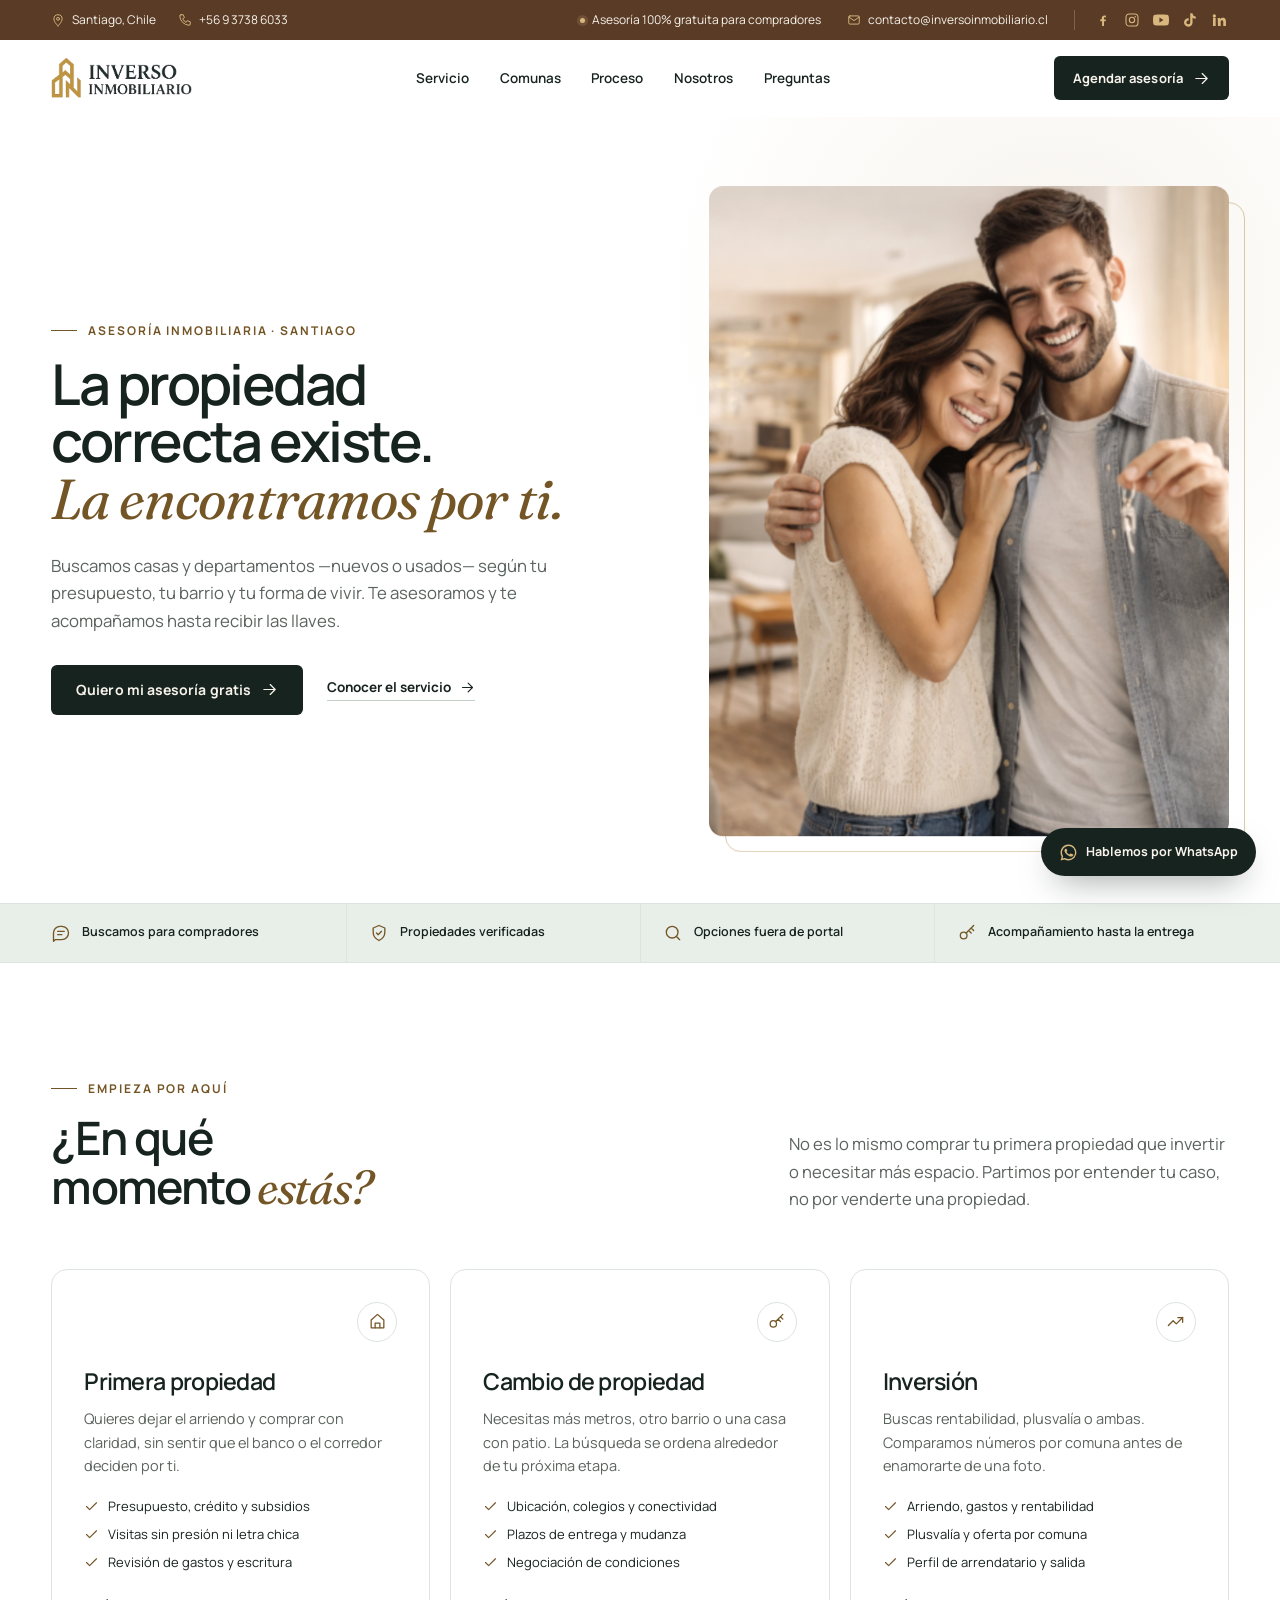
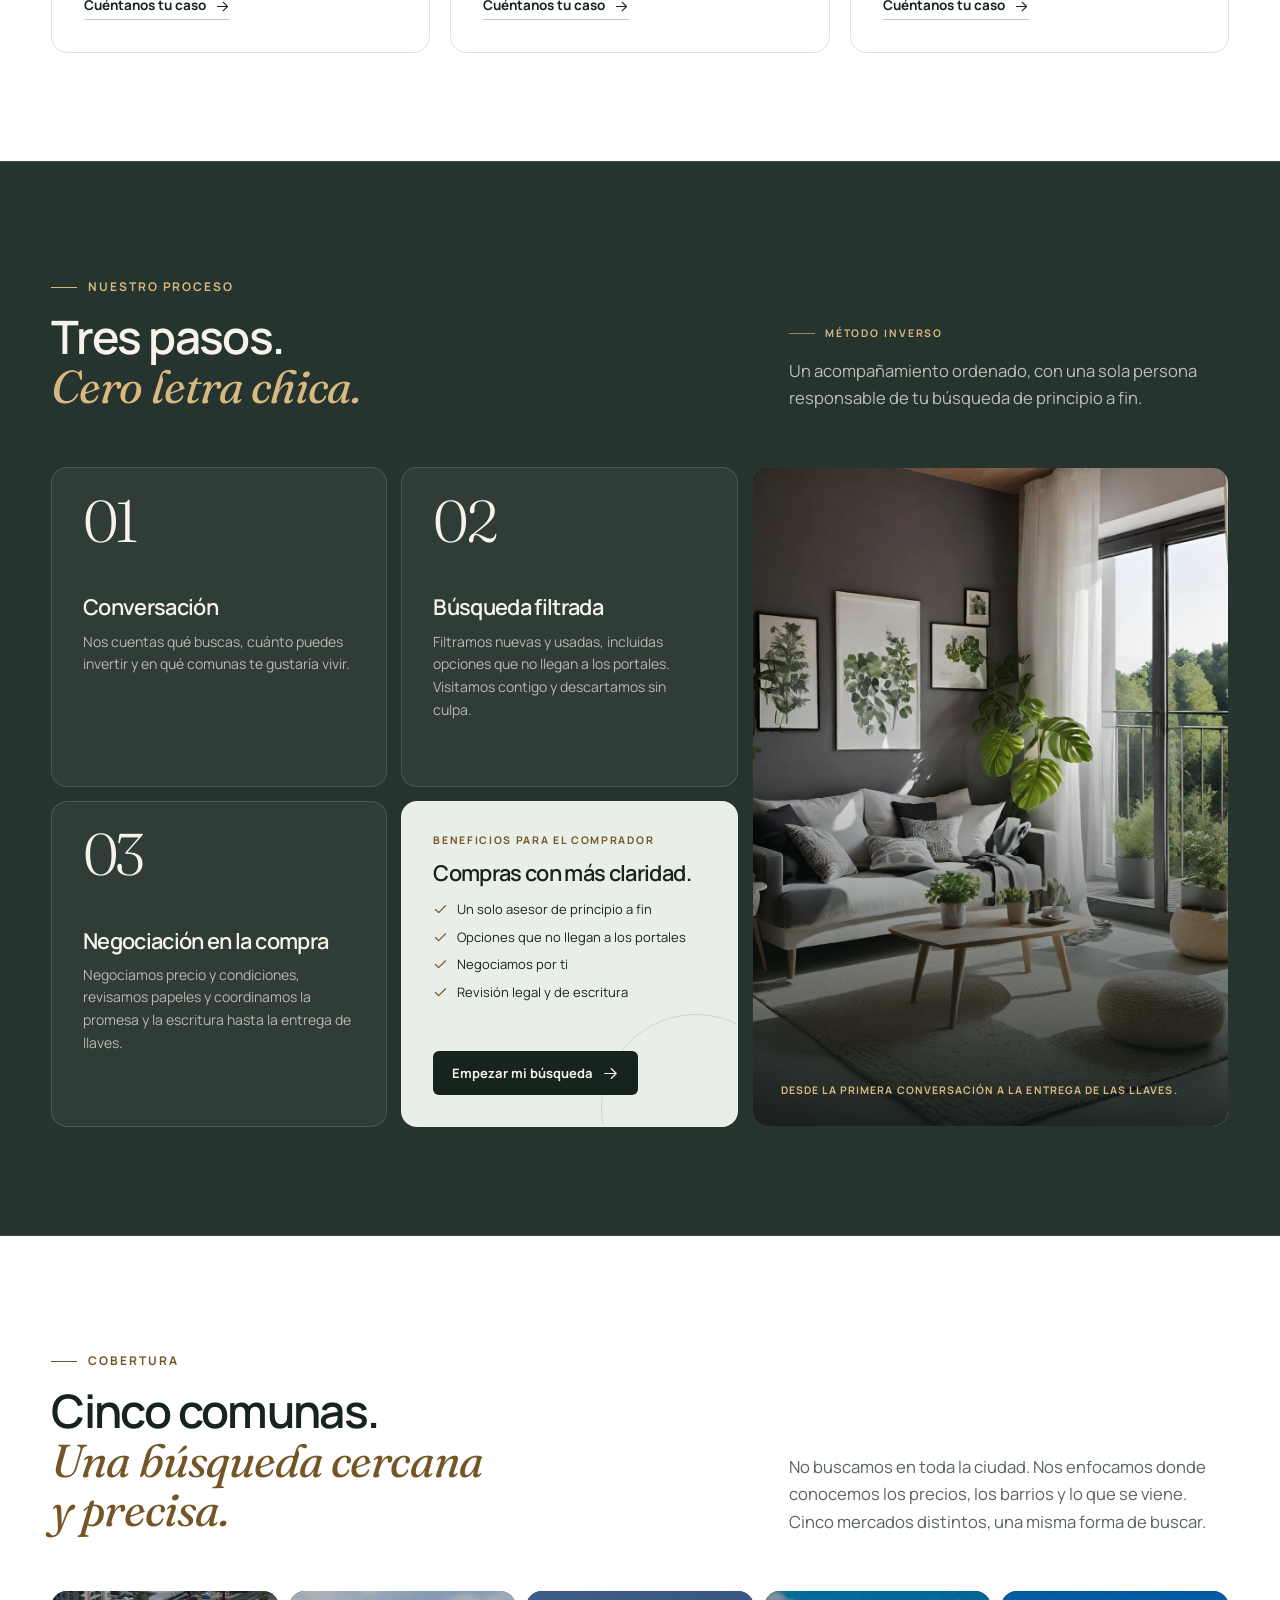
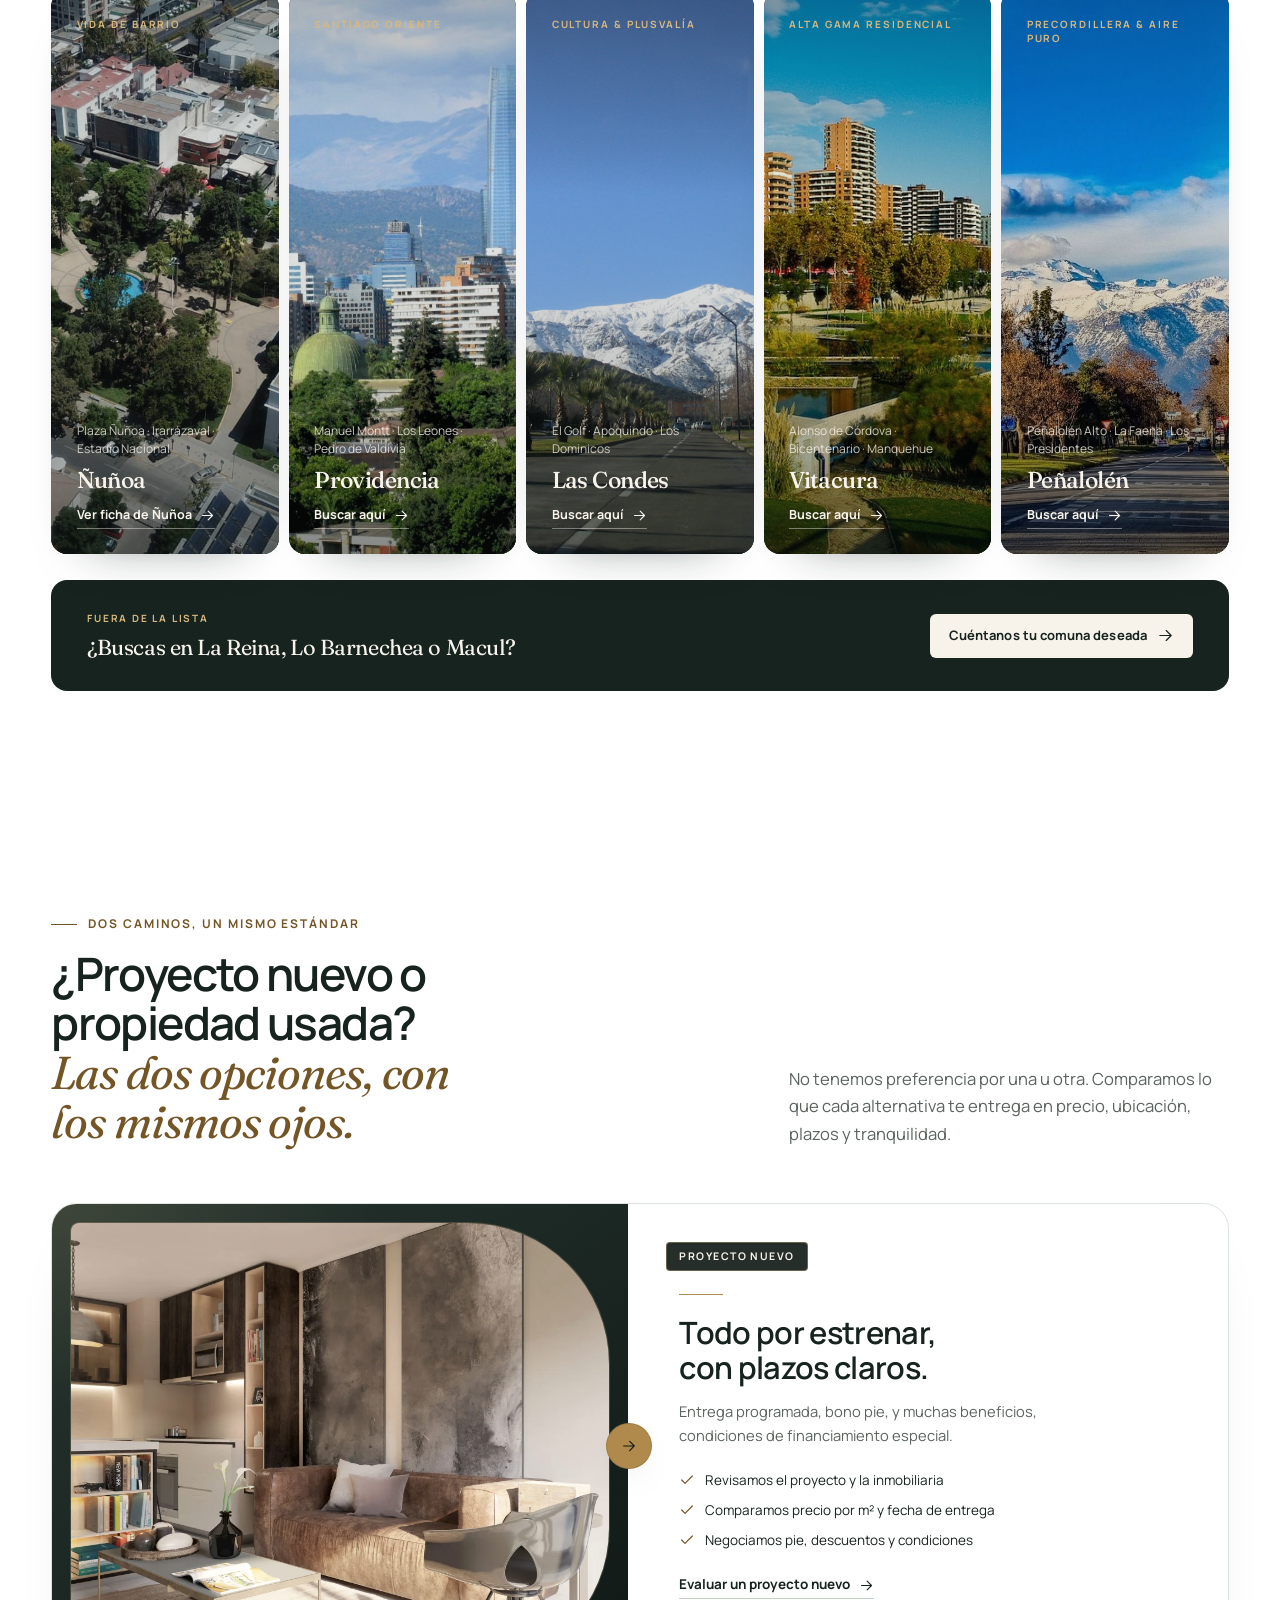
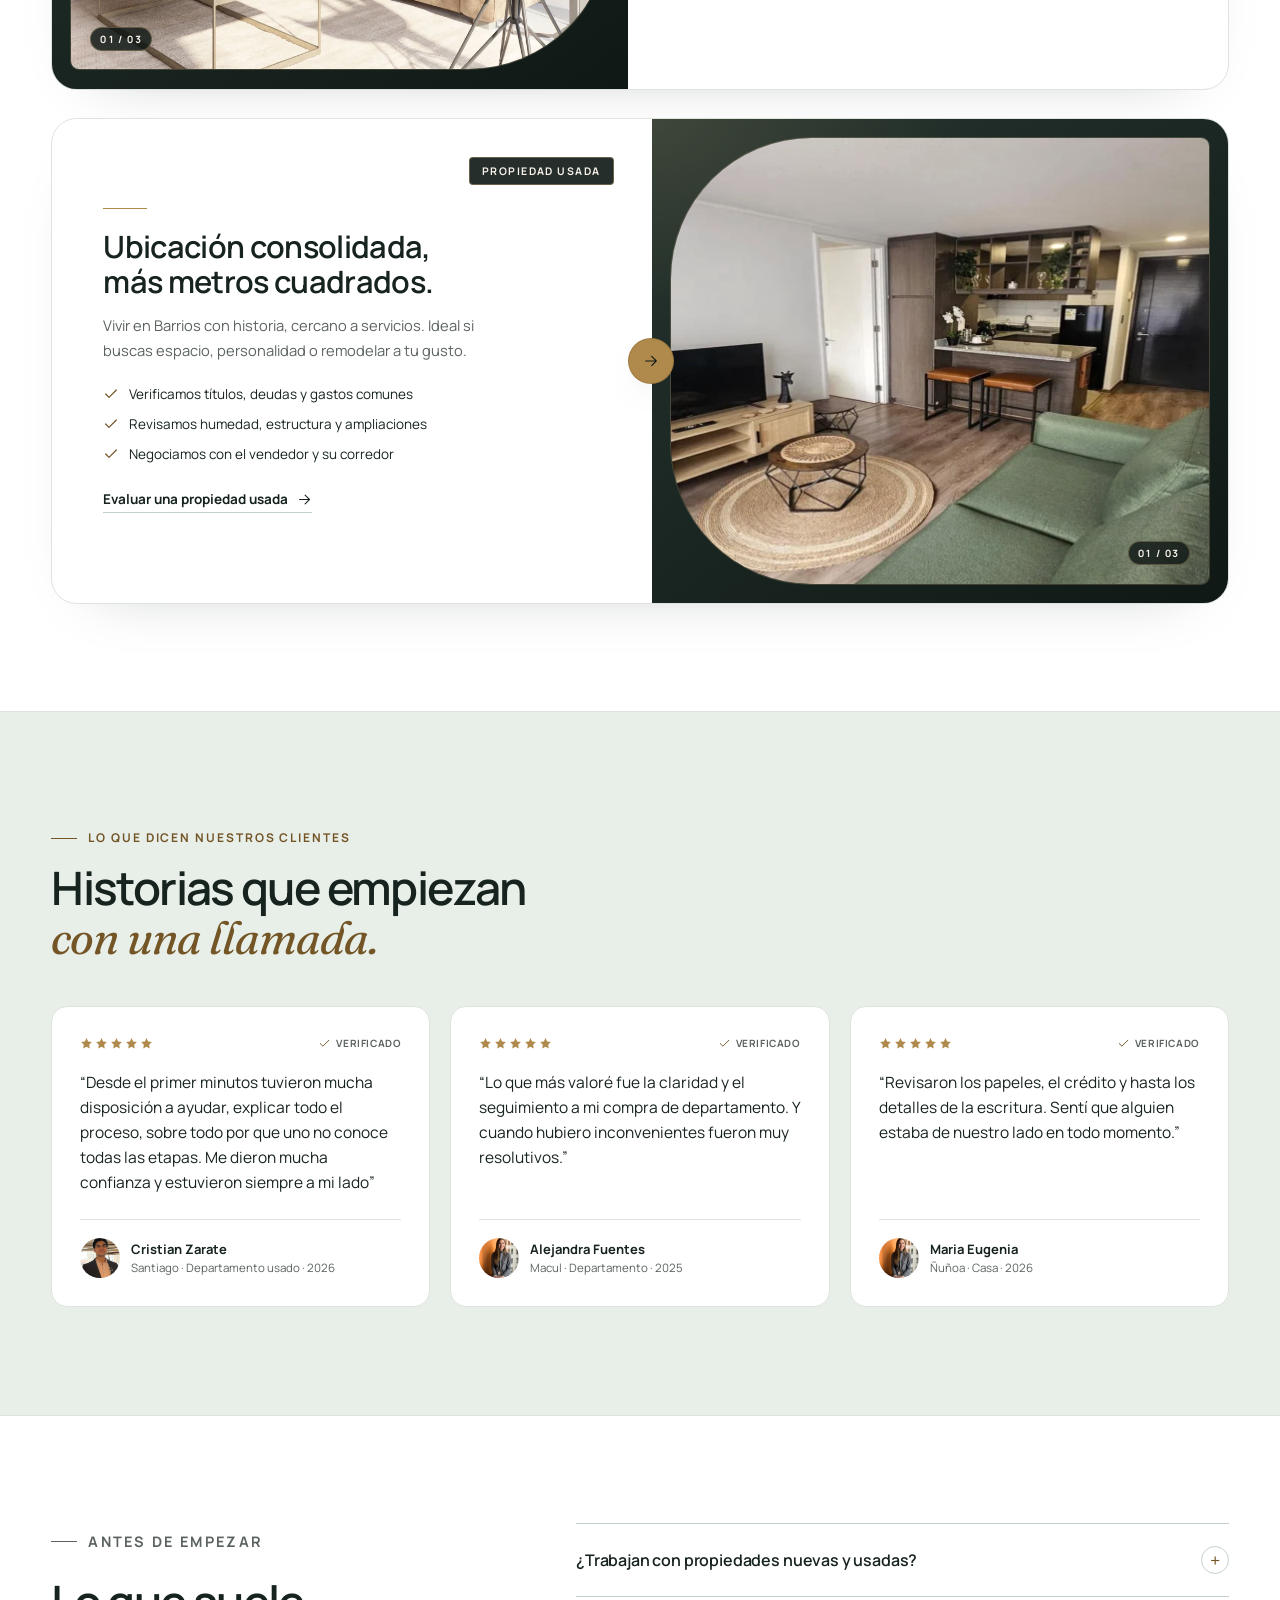
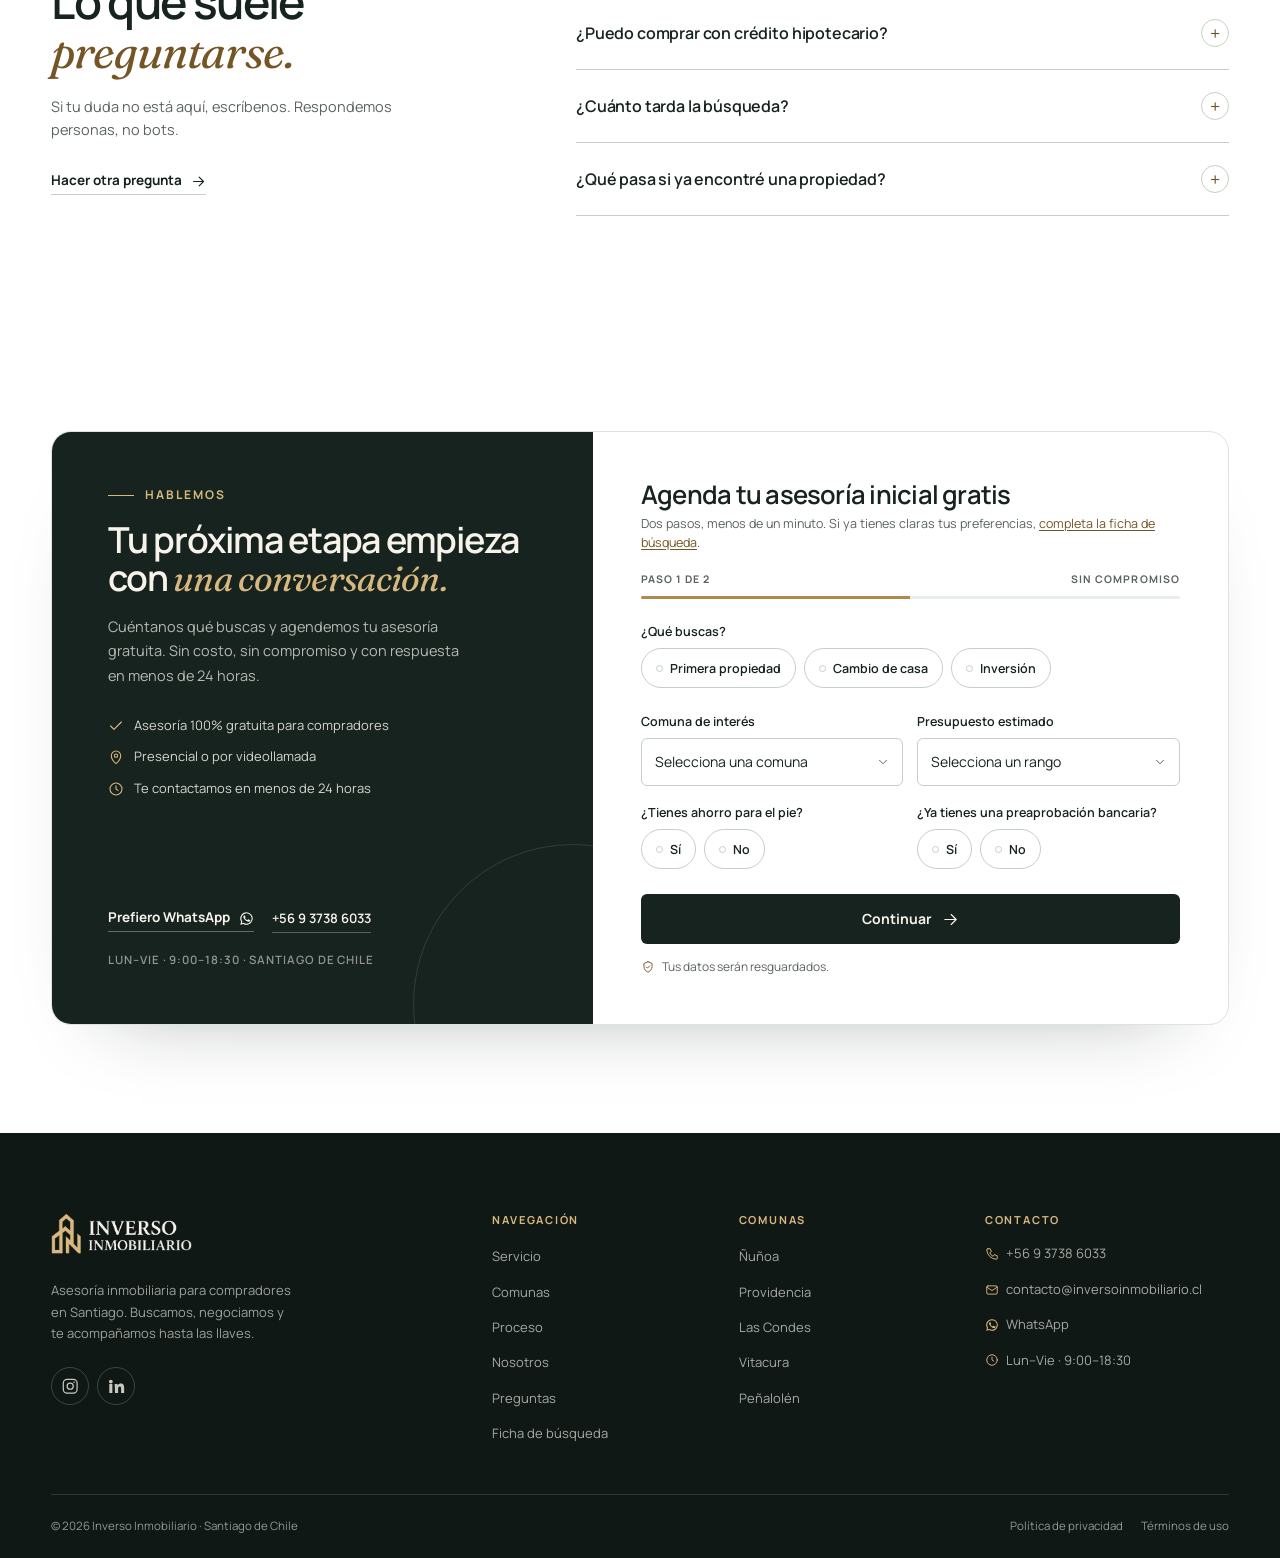
<file: index.html>
<!DOCTYPE html>
<html lang="es-CL">
<head>
<meta charset="UTF-8">
<meta name="viewport" content="width=device-width, initial-scale=1">
<meta name="theme-color" content="#17231F">
<title>Inverso Inmobiliario | Asesoría gratis para comprar en Santiago</title>
<meta name="description" content="Buscamos casas y departamentos nuevos o usados en Ñuñoa, Providencia, Las Condes, Vitacura y Peñalolén. Asesoría sin costo para compradores, desde la primera visita hasta las llaves.">
<link rel="canonical" href="https://web.inversoinmobiliario.cl/">
<meta property="og:type" content="website">
<meta property="og:locale" content="es_CL">
<meta property="og:site_name" content="Inverso Inmobiliario">
<meta property="og:title" content="La propiedad correcta existe. La encontramos por ti.">
<meta property="og:description" content="Asesoría inmobiliaria inicial sin costo para compradores en Santiago. Búsqueda filtrada, negociación y acompañamiento legal hasta las llaves.">
<meta property="og:image" content="https://web.inversoinmobiliario.cl/assets/buscamos-tu-propiedad-por-ti.png">
<meta property="og:url" content="https://web.inversoinmobiliario.cl/">
<meta name="twitter:card" content="summary_large_image">
<link rel="icon" href="data:image/svg+xml,%3Csvg xmlns='http://www.w3.org/2000/svg' viewBox='0 0 64 64'%3E%3Crect width='64' height='64' rx='14' fill='%2317231F'/%3E%3Cpath d='M13 50V29l10-12 10 12v21M33 50V35l9-11 9 11v15M10 52h44' fill='none' stroke='%23B08A4C' stroke-width='3'/%3E%3C/svg%3E">
<link rel="preconnect" href="https://fonts.googleapis.com">
<link rel="preconnect" href="https://fonts.gstatic.com" crossorigin>
<link href="https://fonts.googleapis.com/css2?family=Fraunces:ital,opsz,wght@0,9..144,300..600;1,9..144,300..600&family=Manrope:wght@300..800&display=swap" rel="stylesheet">
<link rel="stylesheet" href="/styles.css">
<script type="application/ld+json">
{
  "@context": "https://schema.org",
  "@type": "RealEstateAgent",
  "name": "Inverso Inmobiliario",
  "description": "Asesoría inmobiliaria para compradores en Santiago de Chile. Búsqueda curada, negociación y acompañamiento legal para el comprador.",
  "url": "https://web.inversoinmobiliario.cl/",
  "telephone": "+56937386033",
  "email": "contacto@inversoinmobiliario.cl",
  "priceRange": "Asesoría para compradores",
  "areaServed": ["Ñuñoa", "Providencia", "Las Condes", "Vitacura", "Peñalolén", "Macul"],
  "address": {
    "@type": "PostalAddress",
    "addressLocality": "Santiago",
    "addressRegion": "Región Metropolitana",
    "addressCountry": "CL"
  },
  "sameAs": [
    "https://www.instagram.com/inversoinmobiliario",
    "https://www.linkedin.com/company/inverso-inmobiliario"
  ]
}
</script>
</head>
<body>
<div data-include="/partials/header.html"></div>

<main id="contenido">
<!-- HERO -->
<section class="hero" id="inicio" aria-labelledby="hero-title">
  <div class="container hero__grid">
    <div class="hero__copy">
      <p class="eyebrow">Asesoría inmobiliaria · Santiago</p>
      <h1 id="hero-title">La propiedad correcta existe.<br><em>La encontramos por ti.</em></h1>
      <p class="hero__lead">Buscamos casas y departamentos —nuevos o usados— según tu presupuesto, tu barrio y tu forma de vivir. Te asesoramos y te acompañamos hasta recibir las llaves.</p>
      <div class="hero__actions">
        <a class="btn btn--primary" href="#contacto">Quiero mi asesoría gratis <svg class="icon" aria-hidden="true"><use href="#i-arrow"/></svg></a>
        <a class="link-arrow" href="#servicio">Conocer el servicio <svg class="icon" aria-hidden="true"><use href="#i-arrow"/></svg></a>
      </div>
    </div>

    <figure class="hero__media" data-parallax="0.045">
      <div class="hero__media-frame">
        <img src="/assets/buscamos-tu-propiedad-por-ti.png" alt="Living luminoso de un departamento en Santiago, con cocina abierta y salida a terraza" width="1100" height="1375" fetchpriority="high" decoding="async">
      </div>
    </figure>
  </div>
</section>

<div class="trust" aria-label="Cómo trabaja Inverso">
  <div class="container trust__grid">
    <div class="trust__item"><svg class="icon" aria-hidden="true"><use href="#i-chat"/></svg><span>Buscamos para compradores</span></div>
    <div class="trust__item"><svg class="icon" aria-hidden="true"><use href="#i-shield"/></svg><span>Propiedades verificadas</span></div>
    <div class="trust__item"><svg class="icon" aria-hidden="true"><use href="#i-search"/></svg><span>Opciones fuera de portal</span></div>
    <div class="trust__item"><svg class="icon" aria-hidden="true"><use href="#i-key"/></svg><span>Acompañamiento hasta la entrega</span></div>
  </div>
</div>

<!-- MANIFIESTO 
<section class="section manifesto" id="servicio" aria-labelledby="servicio-title">
  <div class="container manifesto__inner" data-reveal>
    <p class="eyebrow eyebrow--center">El encargo</p>
    <h2 id="servicio-title">No te mostramos propiedades al azar.<br><em>Buscamos exclusivamente la tuya.</em></h2>
    <p>Sabemos que una casa no se elige por una foto. Se elige por la luz de la mañana, el tiempo al trabajo, el colegio de los niños y la tranquilidad de saber que los papeles están en orden. Por eso partimos escuchándote, no mostrándote un catálogo.</p>
    <p class="manifesto__sign">— Equipo Inverso Inmobiliario</p>
  </div>
</section>
-->
<!-- CAMINOS -->
<section class="section paths" aria-labelledby="paths-title">
  <div class="container">
    <div class="section-head">
      <div>
        <p class="eyebrow">Empieza por aquí</p>
        <h2 id="paths-title">¿En qué momento <em>estás?</em></h2>
      </div>
      <p class="lead">No es lo mismo comprar tu primera propiedad que invertir o necesitar más espacio. Partimos por entender tu caso, no por venderte una propiedad.</p>
    </div>

    <div class="paths__grid">
      <article class="path-card" data-reveal>
        <div class="path-card__top">
          <span class="path-card__num"></span>
          <span class="path-card__icon"><svg class="icon" aria-hidden="true"><use href="#i-home"/></svg></span>
        </div>
        <h3>Primera propiedad</h3>
        <p>Quieres dejar el arriendo y comprar con claridad, sin sentir que el banco o el corredor deciden por ti.</p>
        <ul class="mini-checks">
          <li><svg class="icon" aria-hidden="true"><use href="#i-check"/></svg>Presupuesto, crédito y subsidios</li>
          <li><svg class="icon" aria-hidden="true"><use href="#i-check"/></svg>Visitas sin presión ni letra chica</li>
          <li><svg class="icon" aria-hidden="true"><use href="#i-check"/></svg>Revisión de gastos y escritura</li>
        </ul>
        <a class="link-arrow" href="#contacto">Cuéntanos tu caso <svg class="icon" aria-hidden="true"><use href="#i-arrow"/></svg></a>
      </article>

      <article class="path-card" data-reveal>
        <div class="path-card__top">
          <span class="path-card__num"></span>
          <span class="path-card__icon"><svg class="icon" aria-hidden="true"><use href="#i-key"/></svg></span>
        </div>
        <h3>Cambio de propiedad</h3>
        <p>Necesitas más metros, otro barrio o una casa con patio. La búsqueda se ordena alrededor de tu próxima etapa.</p>
        <ul class="mini-checks">
          <li><svg class="icon" aria-hidden="true"><use href="#i-check"/></svg>Ubicación, colegios y conectividad</li>
          <li><svg class="icon" aria-hidden="true"><use href="#i-check"/></svg>Plazos de entrega y mudanza</li>
          <li><svg class="icon" aria-hidden="true"><use href="#i-check"/></svg>Negociación de condiciones</li>
        </ul>
        <a class="link-arrow" href="#contacto">Cuéntanos tu caso <svg class="icon" aria-hidden="true"><use href="#i-arrow"/></svg></a>
      </article>

      <article class="path-card" data-reveal>
        <div class="path-card__top">
          <span class="path-card__num"></span>
          <span class="path-card__icon"><svg class="icon" aria-hidden="true"><use href="#i-trend"/></svg></span>
        </div>
        <h3>Inversión</h3>
        <p>Buscas rentabilidad, plusvalía o ambas. Comparamos números por comuna antes de enamorarte de una foto.</p>
        <ul class="mini-checks">
          <li><svg class="icon" aria-hidden="true"><use href="#i-check"/></svg>Arriendo, gastos y rentabilidad</li>
          <li><svg class="icon" aria-hidden="true"><use href="#i-check"/></svg>Plusvalía y oferta por comuna</li>
          <li><svg class="icon" aria-hidden="true"><use href="#i-check"/></svg>Perfil de arrendatario y salida</li>
        </ul>
        <a class="link-arrow" href="#contacto">Cuéntanos tu caso <svg class="icon" aria-hidden="true"><use href="#i-arrow"/></svg></a>
      </article>
    </div>
  </div>
</section>

<!-- PROCESO -->
<section class="section process" id="proceso" aria-labelledby="proceso-title">
  <div class="container">
    <div class="section-head process__head">
      <div>
        <p class="eyebrow eyebrow--light">Nuestro proceso</p>
        <h2 id="proceso-title">Tres pasos.<br><em>Cero letra chica.</em></h2>
      </div>
      <div class="process__intro">
        <p class="process__stamp">Método Inverso </p>
        <p class="lead">Un acompañamiento ordenado, con una sola persona responsable de tu búsqueda de principio a fin.</p>
      </div>
    </div>

    <div class="process__layout">
      <div class="steps">
        <article class="step" data-reveal>
          <div class="step__top">
            <span class="step__num">01</span>
          </div>
          <h3>Conversación</h3>
          <p>Nos cuentas qué buscas, cuánto puedes invertir y en qué comunas te gustaría vivir.</p>
        </article>

        <article class="step" data-reveal>
          <div class="step__top">
            <span class="step__num">02</span>
          </div>
          <h3>Búsqueda filtrada</h3>
          <p>Filtramos nuevas y usadas, incluidas opciones que no llegan a los portales. Visitamos contigo y descartamos sin culpa.</p>
        </article>

        <article class="step" data-reveal>
          <div class="step__top">
            <span class="step__num">03</span>
          </div>
          <h3>Negociación en la compra</h3>
          <p>Negociamos precio y condiciones, revisamos papeles y coordinamos la promesa y la escritura hasta la entrega de llaves.</p>
        </article>

        <aside class="process-benefits" data-reveal aria-labelledby="process-benefits-title">
          <p class="process-benefits__eyebrow">Beneficios para el comprador</p>
          <h3 id="process-benefits-title">Compras con más claridad.</h3>
          <ul class="process-benefits__list">
            <li><svg class="icon" aria-hidden="true"><use href="#i-check"/></svg>Un solo asesor de principio a fin</li>
            <li><svg class="icon" aria-hidden="true"><use href="#i-check"/></svg>Opciones que no llegan a los portales</li>
            <li><svg class="icon" aria-hidden="true"><use href="#i-check"/></svg>Negociamos por ti</li>
            <li><svg class="icon" aria-hidden="true"><use href="#i-check"/></svg>Revisión legal y de escritura</li>
          </ul>
          <a class="btn btn--primary btn--sm process-benefits__cta" href="/encuesta" target="_blank" rel="noopener">Empezar mi búsqueda <svg class="icon" aria-hidden="true"><use href="#i-arrow"/></svg></a>
        </aside>
      </div>

      <figure class="process__media" data-reveal>
        <img src="/assets/departamento-semi-nuevo.jpg" alt="Comedor y cocina integrada de una propiedad nueva en Santiago" width="1000" height="700" loading="lazy" decoding="async">
        <figcaption>
          <span>Desde la primera conversación a la entrega de las llaves.</span>
        </figcaption>
      </figure>
    </div>
  </div>
</section>

<!-- COMUNAS -->
<section class="section zones" id="comunas" aria-labelledby="comunas-title">
  <div class="container">
    <div class="section-head">
      <div>
        <p class="eyebrow">Cobertura</p>
        <h2 id="comunas-title">Cinco comunas.<br><em>Una búsqueda cercana y precisa.</em></h2>
      </div>
      <p class="lead">No buscamos en toda la ciudad. Nos enfocamos donde conocemos los precios, los barrios y lo que se viene. Cinco mercados distintos, una misma forma de buscar.</p>
    </div>

    <ul class="zone-row" aria-label="Comunas donde buscamos" data-parallax="0.03">
      <li class="zone-item">
        <a class="zone-card" href="/nunoa">
          <img class="zone-card__img" src="/assets/zona-nunoa.jpg" alt="" width="1000" height="700" loading="lazy" decoding="async">
          <span class="zone-card__body">
            <span class="zone-card__tag">Vida de barrio</span>
            <span class="zone-card__foot">
              <span class="zone-card__hoods">Plaza Ñuñoa · Irarrázaval · Estadio Nacional</span>
              <span class="zone-card__name">Ñuñoa</span>
              <span class="zone-card__cta">Ver ficha de Ñuñoa <svg class="icon" aria-hidden="true"><use href="#i-arrow"/></svg></span>
            </span>
          </span>
        </a>
      </li>
      <li class="zone-item">
        <a class="zone-card" href="#contacto">
          <img class="zone-card__img" src="/assets/zona-providencia.jpg" alt="" width="1000" height="700" loading="lazy" decoding="async">
          <span class="zone-card__body">
            <span class="zone-card__tag">Santiago Oriente</span>
            <span class="zone-card__foot">
              <span class="zone-card__hoods">Manuel Montt · Los Leones · Pedro de Valdivia</span>
              <span class="zone-card__name">Providencia</span>
              <span class="zone-card__cta">Buscar aquí <svg class="icon" aria-hidden="true"><use href="#i-arrow"/></svg></span>
            </span>
          </span>
        </a>
      </li>
      <li class="zone-item">
        <a class="zone-card" href="#contacto">
          <img class="zone-card__img" src="/assets/zona-las-condes.jpg" alt="" width="1000" height="700" loading="lazy" decoding="async">
          <span class="zone-card__body">
            <span class="zone-card__tag">Cultura &amp; plusvalía</span>
            <span class="zone-card__foot">
              <span class="zone-card__hoods">El Golf · Apoquindo · Los Dominicos</span>
              <span class="zone-card__name">Las Condes</span>
              <span class="zone-card__cta">Buscar aquí <svg class="icon" aria-hidden="true"><use href="#i-arrow"/></svg></span>
            </span>
          </span>
        </a>
      </li>
      <li class="zone-item">
        <a class="zone-card" href="#contacto">
          <img class="zone-card__img" src="/assets/zona-vitacura.jpg" alt="" width="1000" height="700" loading="lazy" decoding="async">
          <span class="zone-card__body">
            <span class="zone-card__tag">Alta gama residencial</span>
            <span class="zone-card__foot">
              <span class="zone-card__hoods">Alonso de Córdova · Bicentenario · Manquehue</span>
              <span class="zone-card__name">Vitacura</span>
              <span class="zone-card__cta">Buscar aquí <svg class="icon" aria-hidden="true"><use href="#i-arrow"/></svg></span>
            </span>
          </span>
        </a>
      </li>
      <li class="zone-item">
        <a class="zone-card" href="#contacto">
          <img class="zone-card__img" src="/assets/zona-penalolen.jpg" alt="" width="1000" height="700" loading="lazy" decoding="async">
          <span class="zone-card__body">
            <span class="zone-card__tag">Precordillera &amp; aire puro</span>
            <span class="zone-card__foot">
              <span class="zone-card__hoods">Peñalolén Alto · La Faena · Los Presidentes</span>
              <span class="zone-card__name">Peñalolén</span>
              <span class="zone-card__cta">Buscar aquí <svg class="icon" aria-hidden="true"><use href="#i-arrow"/></svg></span>
            </span>
          </span>
        </a>
      </li>
    </ul>
    <p class="zones__hint" aria-hidden="true">Desliza para explorar <svg class="icon" aria-hidden="true"><use href="#i-arrow"/></svg></p>

    <div class="zone-more">
      <div>
        <p class="zone-more__eyebrow">Fuera de la lista</p>
        <p class="zone-more__title">¿Buscas en La Reina, Lo Barnechea o Macul?</p>
      </div>
      <a class="btn btn--light btn--sm" href="#contacto">Cuéntanos tu comuna deseada <svg class="icon" aria-hidden="true"><use href="#i-arrow"/></svg></a>
    </div>
  </div>
</section>

<!-- NUEVO VS USADO -->
<section class="section compare" aria-labelledby="compare-title">
  <div class="container">
    <div class="section-head">
      <div>
        <p class="eyebrow">Dos caminos, un mismo estándar</p>
        <h2 id="compare-title">¿Proyecto nuevo o propiedad usada?<br><em>Las dos opciones, con los mismos ojos.</em></h2>
      </div>
      <p class="lead">No tenemos preferencia por una u otra. Comparamos lo que cada alternativa te entrega en precio, ubicación, plazos y tranquilidad.</p>
    </div>

    <div class="compare__grid">
      <article class="compare-card" data-reveal>
        <div class="compare-card__media" data-carousel role="group" aria-roledescription="carrusel" aria-label="Galería de imágenes de proyecto nuevo">
          <div class="compare-card__slides" id="nuevo-slides" data-carousel-track>
            <img class="compare-card__slide is-active" data-carousel-slide src="/assets/nuevo-proyecto.webp" alt="Cocina y comedor de un proyecto inmobiliario nuevo" width="1000" height="700" loading="lazy" decoding="async">
            <img class="compare-card__slide" data-carousel-slide src="/assets/nuevo-proyecto-2.webp" alt="Living y cocina integrados de un proyecto nuevo" width="1100" height="1375" loading="lazy" decoding="async" aria-hidden="true">
            <img class="compare-card__slide" data-carousel-slide src="/assets/nuevo-3.jpg" alt="Exterior de una propiedad nueva con piscina" width="1000" height="700" loading="lazy" decoding="async" aria-hidden="true">
          </div>
          
          <span class="compare-card__count" data-carousel-count aria-hidden="true">01 / 03</span>
          <button class="compare-card__badge" type="button" data-carousel-next aria-controls="nuevo-slides" aria-label="Siguiente imagen de proyecto nuevo">
            <svg class="icon" aria-hidden="true"><use href="#i-arrow"/></svg>
          </button>
          <p class="sr-only" data-carousel-status aria-live="polite" aria-atomic="true"></p>
        </div>
        <div class="compare-card__body">
          <span class="tag">Proyecto nuevo</span>
          <h3>Todo por estrenar, con plazos claros.</h3>
          <p>Entrega programada, bono pie, y muchas beneficios, condiciones de financiamiento especial.</p>
          <ul class="mini-checks">
            <li><svg class="icon" aria-hidden="true"><use href="#i-check"/></svg>Revisamos el proyecto y la inmobiliaria</li>
            <li><svg class="icon" aria-hidden="true"><use href="#i-check"/></svg>Comparamos precio por m² y fecha de entrega</li>
            <li><svg class="icon" aria-hidden="true"><use href="#i-check"/></svg>Negociamos pie, descuentos y condiciones</li>
          </ul>
          <a class="link-arrow" href="#contacto">Evaluar un proyecto nuevo <svg class="icon" aria-hidden="true"><use href="#i-arrow"/></svg></a>
        </div>
      </article>

      <article class="compare-card compare-card--reverse" data-reveal>
        <div class="compare-card__media" data-carousel role="group" aria-roledescription="carrusel" aria-label="Galería de imágenes de propiedad usada">
          <div class="compare-card__slides" id="usado-slides" data-carousel-track>
            <img class="compare-card__slide is-active" data-carousel-slide src="/assets/living.jpg" alt="Living de una propiedad usada seleccionada en Santiago" width="1000" height="700" loading="lazy" decoding="async">
            <img class="compare-card__slide" data-carousel-slide src="/assets/Cocina.jpg" alt="Living luminoso de una propiedad usada" width="1000" height="700" loading="lazy" decoding="async" aria-hidden="true">
            <img class="compare-card__slide" data-carousel-slide src="/assets/Terraza.jpg" alt="Living con escalera de una propiedad usada" width="1000" height="700" loading="lazy" decoding="async" aria-hidden="true">
          </div>
          
          <span class="compare-card__count" data-carousel-count aria-hidden="true">01 / 03</span>
          <button class="compare-card__badge" type="button" data-carousel-next aria-controls="usado-slides" aria-label="Siguiente imagen de propiedad usada">
            <svg class="icon" aria-hidden="true"><use href="#i-arrow"/></svg>
          </button>
          <p class="sr-only" data-carousel-status aria-live="polite" aria-atomic="true"></p>
        </div>
        <div class="compare-card__body">
          <span class="tag">Propiedad usada</span>
          <h3>Ubicación consolidada, más metros cuadrados.</h3>
          <p>Vivir en Barrios con historia, cercano a servicios. Ideal si buscas espacio, personalidad o remodelar a tu gusto.</p>
          <ul class="mini-checks">
            <li><svg class="icon" aria-hidden="true"><use href="#i-check"/></svg>Verificamos títulos, deudas y gastos comunes</li>
            <li><svg class="icon" aria-hidden="true"><use href="#i-check"/></svg>Revisamos humedad, estructura y ampliaciones</li>
            <li><svg class="icon" aria-hidden="true"><use href="#i-check"/></svg>Negociamos con el vendedor y su corredor</li>
          </ul>
          <a class="link-arrow" href="#contacto">Evaluar una propiedad usada <svg class="icon" aria-hidden="true"><use href="#i-arrow"/></svg></a>
        </div>
      </article>
    </div>
  </div>
</section>


<!-- TESTIMONIOS -->
<section class="section testimonials" aria-labelledby="testimonios-title">
  <div class="container">
    <div class="testimonials__head">
      <div>
        <p class="eyebrow">Lo que dicen nuestros clientes</p>
        <h2 id="testimonios-title">Historias que empiezan<br><em>con una llamada.</em></h2>
      </div>
    </div>

    <div class="t-grid">
      <figure class="t-card" data-reveal>
        <div class="t-card__top">
          <span class="stars" role="img" aria-label="5 estrellas"><svg class="icon"><use href="#i-star"/></svg><svg class="icon"><use href="#i-star"/></svg><svg class="icon"><use href="#i-star"/></svg><svg class="icon"><use href="#i-star"/></svg><svg class="icon"><use href="#i-star"/></svg></span>
          <span class="verified"><svg class="icon" aria-hidden="true"><use href="#i-check"/></svg>Verificado</span>
        </div>
        <blockquote>“Desde el primer minutos tuvieron mucha disposición a ayudar, explicar todo el proceso, sobre todo por que uno no conoce todas las etapas. Me dieron mucha confianza y estuvieron siempre a mi lado”</blockquote>
        <figcaption class="t-person">
          <img src="/assets/avatar-cliente.jpeg" alt="Cristian Zarate" width="80" height="80" loading="lazy" decoding="async">
          <div><strong>Cristian Zarate</strong><span>Santiago · Departamento usado · 2026</span></div>
        </figcaption>
      </figure>

      <figure class="t-card" data-reveal>
        <div class="t-card__top">
          <span class="stars" role="img" aria-label="5 estrellas"><svg class="icon"><use href="#i-star"/></svg><svg class="icon"><use href="#i-star"/></svg><svg class="icon"><use href="#i-star"/></svg><svg class="icon"><use href="#i-star"/></svg><svg class="icon"><use href="#i-star"/></svg></span>
          <span class="verified"><svg class="icon" aria-hidden="true"><use href="#i-check"/></svg>Verificado</span>
        </div>
        <blockquote>“Lo que más valoré fue la claridad y el seguimiento a mi compra de departamento. Y cuando hubiero inconvenientes fueron muy resolutivos.”</blockquote>
        <figcaption class="t-person">
          <img src="/assets/avatar-valentina.jpg" alt="Andrés Fuentes" width="80" height="80" loading="lazy" decoding="async">
          <div><strong>Alejandra Fuentes</strong><span>Macul · Departamento · 2025</span></div>
        </figcaption>
      </figure>

      <figure class="t-card" data-reveal>
        <div class="t-card__top">
          <span class="stars" role="img" aria-label="5 estrellas"><svg class="icon"><use href="#i-star"/></svg><svg class="icon"><use href="#i-star"/></svg><svg class="icon"><use href="#i-star"/></svg><svg class="icon"><use href="#i-star"/></svg><svg class="icon"><use href="#i-star"/></svg></span>
          <span class="verified"><svg class="icon" aria-hidden="true"><use href="#i-check"/></svg>Verificado</span>
        </div>
        <blockquote>“Revisaron los papeles, el crédito y hasta los detalles de la escritura. Sentí que alguien estaba de nuestro lado en todo momento.”</blockquote>
        <figcaption class="t-person">
          <img src="/assets/avatar-valentina.jpg" alt="Maria Eugenia" width="80" height="80" loading="lazy" decoding="async">
          <div><strong>Maria Eugenia</strong><span>Ñuñoa · Casa · 2026</span></div>
        </figcaption>
      </figure>
    </div>
  </div>
</section>

<!-- FAQ -->
<section class="section faq" id="preguntas" aria-labelledby="faq-title">
  <div class="container faq__grid">
    <div class="faq__intro">
      <p class="eyebrow">Antes de empezar</p>
      <h2 id="faq-title">Lo que suele<br><em>preguntarse.</em></h2>
      <p>Si tu duda no está aquí, escríbenos. Respondemos personas, no bots.</p>
      <a class="link-arrow" href="#contacto">Hacer otra pregunta <svg class="icon" aria-hidden="true"><use href="#i-arrow"/></svg></a>
    </div>

    <div class="faq__list">
      <details class="faq__item" name="faq">
        <summary>¿Trabajan con propiedades nuevas y usadas?</summary>
        <div class="faq__answer"><p>Sí. Comparamos proyectos nuevos y propiedades usadas seleccionadas. Revisamos precio por m², entrega, gastos comunes, estado y documentación antes de proponerte una visita.</p></div>
      </details>
     <details class="faq__item" name="faq">
        <summary>¿Puedo comprar con crédito hipotecario?</summary>
        <div class="faq__answer"><p>Sí. Te acompañamos en la preaprobación, comparamos condiciones entre bancos y coordinamos los plazos con la promesa y la escritura. Si es tu primera propiedad, también revisamos los subsidios y beneficios a los que puedas acceder.</p></div>
      </details>
      <details class="faq__item" name="faq">
        <summary>¿Cuánto tarda la búsqueda?</summary>
        <div class="faq__answer"><p>Depende del presupuesto, la comuna y el tipo de propiedad. Las búsquedas bien acotadas suelen tomar entre 4 y 12 semanas. En la primera conversación te damos un plan realista, sin prometer lo que no podemos cumplir.</p></div>
      </details>
      <details class="faq__item" name="faq">
        <summary>¿Qué pasa si ya encontré una propiedad?</summary>
        <div class="faq__answer"><p>Podemos revisarla contigo: valor de mercado, estado, gastos, títulos y condiciones de negociación. Si decides avanzar, te acompañamos en todo el cierre. La asesoría sigue sin costo para ti.</p></div>
      </details>
    </div>
  </div>
</section>

<!-- CONTACTO -->
<section class="section contact" id="contacto" aria-labelledby="contacto-title">
  <div class="container">
    <div class="contact__panel">
      <div class="contact__aside">
        <p class="eyebrow eyebrow--light">Hablemos</p>
        <h2 id="contacto-title">Tu próxima etapa empieza con <em>una conversación.</em></h2>
        <p class="contact__lead">Cuéntanos qué buscas y agendemos tu asesoría gratuita. Sin costo, sin compromiso y con respuesta en menos de 24 horas.</p>
        <ul class="contact__list">
          <li><svg class="icon" aria-hidden="true"><use href="#i-check"/></svg>Asesoría 100% gratuita para compradores</li>
          <li><svg class="icon" aria-hidden="true"><use href="#i-pin"/></svg>Presencial o por videollamada</li>
          <li><svg class="icon" aria-hidden="true"><use href="#i-clock"/></svg>Te contactamos en menos de 24 horas</li>
        </ul>
        <div class="contact__direct">
          <a class="link-arrow link-arrow--light" href="https://wa.me/56937386033" target="_blank" rel="noopener">Prefiero WhatsApp <svg class="icon" aria-hidden="true"><use href="#i-wa"/></svg></a>
          <a class="contact__phone" href="tel:+56937386033">+56 9 3738 6033</a>
        </div>
        <p class="contact__hours">Lun–Vie · 9:00–18:30 · Santiago de Chile</p>
      </div>

      <div class="contact__form" id="formPanel">
        <div class="form__head">
          <div>
            <h3>Agenda tu asesoría inicial gratis</h3>
            <p>Dos pasos, menos de un minuto. Si ya tienes claras tus preferencias, <a href="/encuesta">completa la ficha de búsqueda</a>.</p>
          </div>
        </div>

        <div class="form__progress" id="formProgress">
          <div class="form__progress-top"><span id="formStepLabel">Paso 1 de 2</span><span>Sin compromiso</span></div>
          <div class="form__bar" aria-hidden="true"><span id="formBar" style="width:50%"></span></div>
        </div>

        <form id="advisoryForm" novalidate>
          <div class="form-step is-active" data-step="1">
            <fieldset class="field field--group" id="momentoFieldset" aria-describedby="error-momento">
              <legend>¿Qué buscas?</legend>
              <div class="chips">
                <label class="chip"><input type="radio" name="momento" value="Primera propiedad" required><span>Primera propiedad</span></label>
                <label class="chip"><input type="radio" name="momento" value="Cambio de casa" required><span>Cambio de casa</span></label>
                <label class="chip"><input type="radio" name="momento" value="Inversión" required><span>Inversión</span></label>
              </div>
              <p class="field-error" id="error-momento" role="alert" hidden>Elige una opción para continuar.</p>
            </fieldset>

            <div class="form-row">
              <div class="field">
                <label for="comuna">Comuna de interés</label>
                <div class="select">
                  <select id="comuna" name="comuna" required aria-describedby="error-comuna" aria-controls="comunaOtraField">
                    <option value="" selected disabled>Selecciona una comuna</option>
                    <option>Ñuñoa</option>
                    <option>Providencia</option>
                    <option>Las Condes</option>
                    <option>Vitacura</option>
                    <option>Peñalolén</option>
                    <option>Macul</option>
                    <option>Otra comuna</option>
                  </select>
                  <svg class="icon" aria-hidden="true"><use href="#i-chevron"/></svg>
                </div>
                <p class="field-error" id="error-comuna" role="alert" hidden>Selecciona una comuna.</p>
              </div>

              <div class="field">
                <label for="presupuesto">Presupuesto estimado</label>
                <div class="select">
                  <select id="presupuesto" name="presupuesto" required aria-describedby="error-presupuesto">
                    <option value="" selected disabled>Selecciona un rango</option>
                    <option>Hasta UF 4.000</option>
                    <option>UF 4.000 – 6.000</option>
                    <option>UF 6.000 – 9.000</option>
                    <option>UF 9.000 – 12.000</option>
                    <option>Más de UF 12.000</option>
                    <option>Aún no lo tengo claro</option>
                  </select>
                  <svg class="icon" aria-hidden="true"><use href="#i-chevron"/></svg>
                </div>
                <p class="field-error" id="error-presupuesto" role="alert" hidden>Selecciona un rango de presupuesto.</p>
              </div>
            </div>

            <div class="field" id="comunaOtraField" hidden>
              <label for="comunaOtra">Nombre de la comuna</label>
              <input id="comunaOtra" name="comunaOtra" type="text" placeholder="Ej: La Reina" autocomplete="address-level2" maxlength="60" aria-describedby="error-comunaOtra">
              <p class="field-error" id="error-comunaOtra" role="alert" hidden>Escribe el nombre de la comuna.</p>
            </div>

            <div class="form-row">
              <fieldset class="field field--group" id="ahorroFieldset" aria-describedby="error-ahorro_pie">
                <legend>¿Tienes ahorro para el pie?</legend>
                <div class="chips">
                  <label class="chip"><input type="radio" name="ahorro_pie" value="Sí" required><span>Sí</span></label>
                  <label class="chip"><input type="radio" name="ahorro_pie" value="No" required><span>No</span></label>
                </div>
                <p class="field-error" id="error-ahorro_pie" role="alert" hidden>Indica si tienes ahorro para el pie.</p>
              </fieldset>

              <fieldset class="field field--group" id="preaprobacionFieldset" aria-describedby="error-preaprobacion">
                <legend>¿Ya tienes una preaprobación bancaria?</legend>
                <div class="chips">
                  <label class="chip"><input type="radio" name="preaprobacion" value="Sí" required><span>Sí</span></label>
                  <label class="chip"><input type="radio" name="preaprobacion" value="No" required><span>No</span></label>
                </div>
                <p class="field-error" id="error-preaprobacion" role="alert" hidden>Indica si ya tienes preaprobación bancaria.</p>
              </fieldset>
            </div>

            <button class="btn btn--primary btn--block" type="button" id="nextStep">Continuar <svg class="icon" aria-hidden="true"><use href="#i-arrow"/></svg></button>
            <p class="form-note"><svg class="icon" aria-hidden="true"><use href="#i-shield"/></svg>Tus datos serán resguardados.</p>
          </div>

          <div class="form-step" data-step="2" hidden>
            <div class="form-row">
              <div class="field">
                <label for="nombre">Nombre completo</label>
                <input id="nombre" name="nombre" type="text" placeholder="Tu nombre y apellido" autocomplete="name" required aria-describedby="error-nombre">
                <p class="field-error" id="error-nombre" role="alert" hidden>Escribe tu nombre.</p>
              </div>
              <div class="field">
                <label for="whatsapp">WhatsApp</label>
                <input id="whatsapp" name="whatsapp" type="tel" inputmode="tel" placeholder="+56 9 1234 5678" autocomplete="tel" required aria-describedby="error-whatsapp">
                <p class="field-error" id="error-whatsapp" role="alert" hidden>Escribe un número válido.</p>
              </div>
            </div>

            <div class="field">
              <label for="email">Email <span class="optional">(opcional)</span></label>
              <input id="email" name="email" type="email" placeholder="tu@email.cl" autocomplete="email" aria-describedby="error-email">
              <p class="field-error" id="error-email" role="alert" hidden>Revisa el formato del email.</p>
            </div>

            <div class="field field--consent">
              <input type="checkbox" id="consent" name="consent" required aria-describedby="error-consent">
              <div>
                <label for="consent">Acepto ser contactado por Inverso Inmobiliario.</label>
                <p class="consent-note">He leído la <a href="/legal#privacidad" target="_blank" rel="noopener">política de privacidad</a>.</p>
                <p class="field-error" id="error-consent" role="alert" hidden>Necesitamos tu autorización para contactarte.</p>
              </div>
            </div>

            <button class="btn btn--gold btn--block" type="submit" id="submitBtn"><span id="submitLabel">Quiero que me asesoren</span> <svg class="icon" aria-hidden="true"><use href="#i-arrow"/></svg></button>
            <button class="back-link" type="button" id="backStep">Volver al paso anterior</button>
            <p class="form-note"><svg class="icon" aria-hidden="true"><use href="#i-shield"/></svg>Respuesta en menos de 24 h. Tus datos están protegidos.</p>
          </div>
        </form>

        <div class="form-success" id="formSuccess" role="status" aria-live="polite" tabindex="-1" hidden>
          <span class="form-success__icon"><svg class="icon" aria-hidden="true"><use href="#i-check"/></svg></span>
          <h3>Gracias, <span id="successName">vecino</span>.</h3>
          <p>Recibimos tus datos. Te contactaremos por WhatsApp en menos de 24 horas para coordinar tu asesoría gratuita.</p>
          <a class="btn btn--primary" id="successWa" href="https://wa.me/56937386033" target="_blank" rel="noopener">Continuar por WhatsApp <svg class="icon" aria-hidden="true"><use href="#i-wa"/></svg></a>
          <button class="back-link" type="button" id="resetForm">Enviar otra solicitud</button>
        </div>
      </div>
    </div>
  </div>
</section>

</main>

<div data-include="/partials/footer.html"></div>

<script src="/partials.js"></script>
<script src="/script.js"></script>
</body>
</html>
</file>
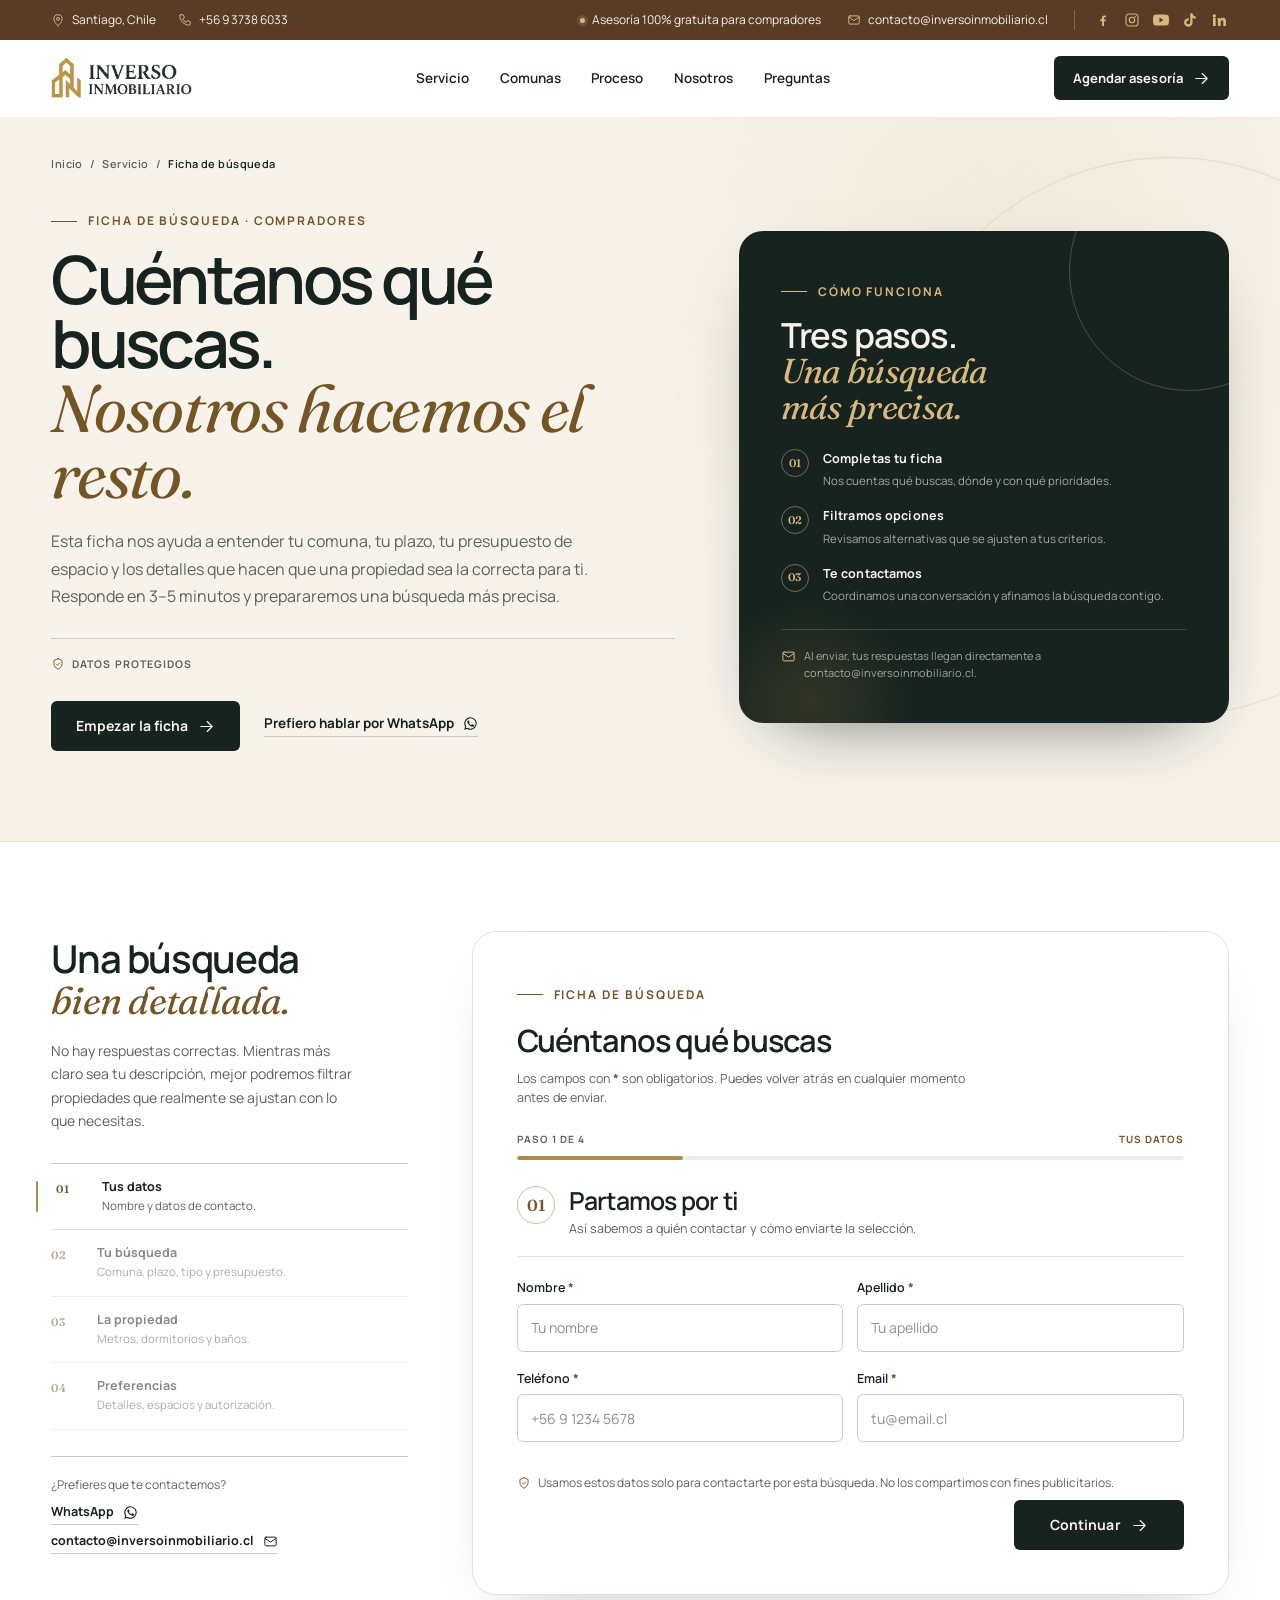
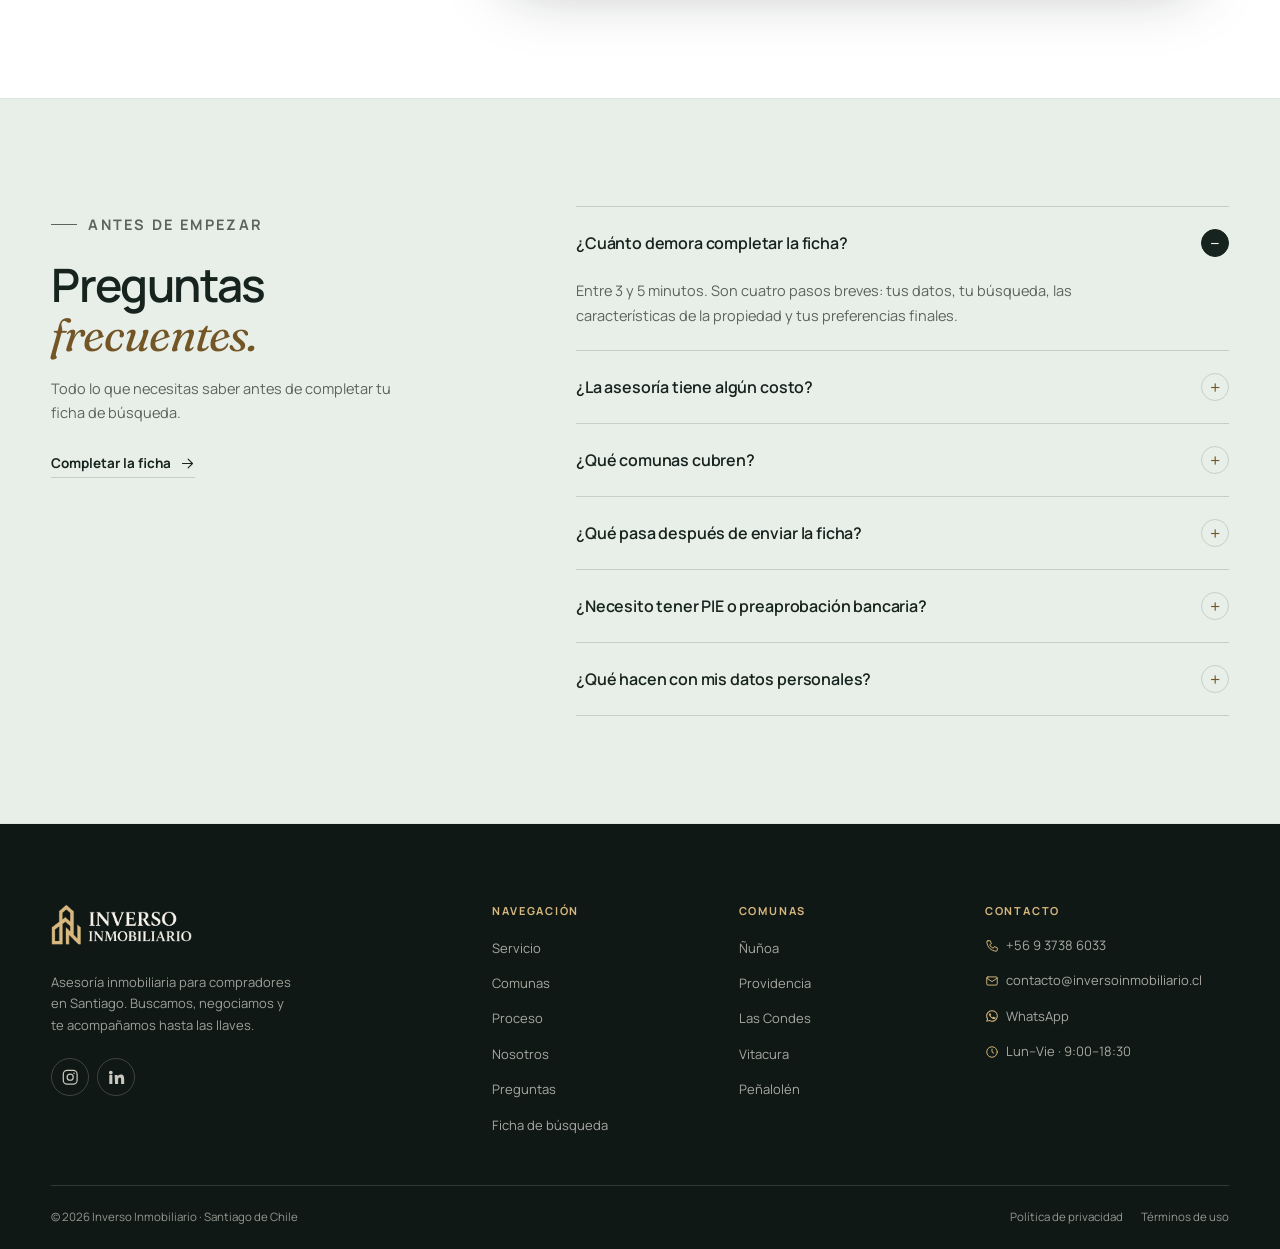
<file: encuesta.html>
<!DOCTYPE html>
<html lang="es-CL">
<head>
<meta charset="UTF-8">
<meta name="viewport" content="width=device-width, initial-scale=1">
<meta name="theme-color" content="#17231F">
<title>Ficha de búsqueda de propiedad en Santiago | Inverso Inmobiliario</title>
<meta name="description" content="Completa la ficha de búsqueda de Inverso Inmobiliario: comuna, presupuesto en UF, plazo y preferencias. Asesoría gratuita y respuesta en 24 horas.">
<meta name="robots" content="index,follow">
<link rel="canonical" href="https://web.inversoinmobiliario.cl/encuesta">
<meta property="og:type" content="website">
<meta property="og:locale" content="es_CL">
<meta property="og:site_name" content="Inverso Inmobiliario">
<meta property="og:title" content="Ficha de búsqueda de propiedad | Inverso Inmobiliario">
<meta property="og:description" content="Cuéntanos qué buscas en 3–5 minutos: comuna, presupuesto en UF, plazo y preferencias para preparar una búsqueda más precisa.">
<meta property="og:image" content="https://web.inversoinmobiliario.cl/assets/buscamos-tu-propiedad-por-ti.png">
<meta property="og:image:alt" content="Asesoría inmobiliaria para compradores en Santiago">
<meta property="og:url" content="https://web.inversoinmobiliario.cl/encuesta">
<meta name="twitter:card" content="summary_large_image">
<meta name="twitter:title" content="Ficha de búsqueda de propiedad | Inverso Inmobiliario">
<meta name="twitter:description" content="Completa tu ficha de búsqueda y cuéntanos qué propiedad buscas en Santiago.">
<meta name="twitter:image" content="https://web.inversoinmobiliario.cl/assets/buscamos-tu-propiedad-por-ti.png">
<meta name="twitter:image:alt" content="Asesoría inmobiliaria para compradores en Santiago">
<link rel="icon" href="data:image/svg+xml,%3Csvg xmlns='http://www.w3.org/2000/svg' viewBox='0 0 64 64'%3E%3Crect width='64' height='64' rx='14' fill='%2317231F'/%3E%3Cpath d='M13 50V29l10-12 10 12v21M33 50V35l9-11 9 11v15M10 52h44' fill='none' stroke='%23B08A4C' stroke-width='3'/%3E%3C/svg%3E">
<link rel="preconnect" href="https://fonts.googleapis.com">
<link rel="preconnect" href="https://fonts.gstatic.com" crossorigin>
<link href="https://fonts.googleapis.com/css2?family=Fraunces:ital,opsz,wght@0,9..144,300..600;1,9..144,300..600&family=Manrope:wght@300..800&display=swap" rel="stylesheet">
<link rel="stylesheet" href="/styles.css">
<link rel="stylesheet" href="/encuesta.css">
<script type="application/ld+json">
{
  "@context": "https://schema.org",
  "@graph": [
    {
      "@type": "WebPage",
      "@id": "https://web.inversoinmobiliario.cl/encuesta#webpage",
      "url": "https://web.inversoinmobiliario.cl/encuesta",
      "name": "Ficha de búsqueda de propiedad en Santiago",
      "description": "Cuestionario para que Inverso Inmobiliario prepare una búsqueda de propiedad personalizada en Santiago.",
      "inLanguage": "es-CL",
      "isPartOf": {
        "@type": "WebSite",
        "name": "Inverso Inmobiliario",
        "url": "https://web.inversoinmobiliario.cl/"
      },
      "about": {
        "@type": "Service",
        "name": "Búsqueda de propiedades para compradores",
        "serviceType": "Asesoría inmobiliaria para compradores",
        "provider": {
          "@type": "RealEstateAgent",
          "name": "Inverso Inmobiliario",
          "url": "https://web.inversoinmobiliario.cl/",
          "telephone": "+56937386033",
          "email": "contacto@inversoinmobiliario.cl"
        },
        "areaServed": ["Ñuñoa", "Providencia", "Las Condes", "Vitacura", "Peñalolén", "Macul", "Santiago"]
      }
    },
    {
      "@type": "BreadcrumbList",
      "itemListElement": [
        {
          "@type": "ListItem",
          "position": 1,
          "name": "Inicio",
          "item": "https://web.inversoinmobiliario.cl/"
        },
        {
          "@type": "ListItem",
          "position": 2,
          "name": "Servicio",
          "item": "https://web.inversoinmobiliario.cl/#servicio"
        },
        {
          "@type": "ListItem",
          "position": 3,
          "name": "Ficha de búsqueda",
          "item": "https://web.inversoinmobiliario.cl/encuesta"
        }
      ]
    },
    {
      "@type": "FAQPage",
      "mainEntity": [
        {
          "@type": "Question",
          "name": "¿Cuánto demora completar la ficha de búsqueda?",
          "acceptedAnswer": {
            "@type": "Answer",
            "text": "La ficha toma entre 3 y 5 minutos. Son cuatro pasos breves: tus datos, tu búsqueda, las características de la propiedad y tus preferencias finales."
          }
        },
        {
          "@type": "Question",
          "name": "¿La asesoría de Inverso Inmobiliario tiene costo?",
          "acceptedAnswer": {
            "@type": "Answer",
            "text": "La asesoría inicial para compradores es gratuita y sin compromiso. Primero entendemos tu búsqueda y luego coordinamos una conversación para revisar alternativas."
          }
        },
        {
          "@type": "Question",
          "name": "¿Qué comunas cubre la búsqueda?",
          "acceptedAnswer": {
            "@type": "Answer",
            "text": "Trabajamos principalmente en Ñuñoa, Providencia, Las Condes, Vitacura, Peñalolén y Macul. Si buscas en otra comuna de Santiago, indícalo en la ficha y revisaremos tu caso."
          }
        },
        {
          "@type": "Question",
          "name": "¿Qué pasa después de enviar la ficha?",
          "acceptedAnswer": {
            "@type": "Answer",
            "text": "Revisamos tus respuestas, filtramos propiedades que se ajusten a tus criterios y te contactamos en menos de 24 horas hábiles para profundizar en tu búsqueda."
          }
        },
        {
          "@type": "Question",
          "name": "¿Necesito tener PIE o preaprobación bancaria?",
          "acceptedAnswer": {
            "@type": "Answer",
            "text": "No necesitas contar con PIE ni preaprobación para completar la ficha. Si aún no los tienes, responde 'No' y podremos orientarte para revisar alternativas de financiamiento."
          }
        },
        {
          "@type": "Question",
          "name": "¿Qué hacen con mis datos personales?",
          "acceptedAnswer": {
            "@type": "Answer",
            "text": "Usamos tus datos solo para contactarte y preparar tu búsqueda inmobiliaria. No los vendemos ni los compartimos para fines publicitarios. Puedes revisar la política de privacidad del sitio."
          }
        }
      ]
    }
  ]
}
</script>
</head>
<body class="encuesta-page">
<div data-include="/partials/header.html"></div>

<main id="contenido">
  <!-- HERO -->
  <section class="encuesta-hero" id="inicio" aria-labelledby="encuesta-title">
    <div class="container">
      <nav class="encuesta-breadcrumb" aria-label="Migas de pan">
        <a href="/">Inicio</a>
        <span aria-hidden="true">/</span>
        <a href="/#servicio">Servicio</a>
        <span aria-hidden="true">/</span>
        <span aria-current="page">Ficha de búsqueda</span>
      </nav>

      <div class="encuesta-hero__grid">
        <div class="encuesta-hero__copy">
          <p class="eyebrow">Ficha de búsqueda · Compradores</p>
          <h1 id="encuesta-title">Cuéntanos qué buscas.<br><em>Nosotros hacemos el resto.</em></h1>
          <p class="encuesta-hero__lead">Esta ficha nos ayuda a entender tu comuna, tu plazo, tu presupuesto de espacio y los detalles que hacen que una propiedad sea la correcta para ti. Responde en 3–5 minutos y prepararemos una búsqueda más precisa.</p>
          <ul class="encuesta-hero__meta" aria-label="Información de la ficha">
            <li><svg class="icon" aria-hidden="true"><use href="#i-shield"/></svg>Datos protegidos</li>
          </ul>
          <div class="encuesta-hero__actions">
            <a class="btn btn--primary" href="#ficha">Empezar la ficha <svg class="icon" aria-hidden="true"><use href="#i-arrow"/></svg></a>
            <a class="link-arrow" href="https://wa.me/56937386033" target="_blank" rel="noopener">Prefiero hablar por WhatsApp <svg class="icon" aria-hidden="true"><use href="#i-wa"/></svg></a>
          </div>
        </div>

        <aside class="encuesta-hero__card" aria-labelledby="como-funciona-title">
          <p class="eyebrow eyebrow--light">Cómo funciona</p>
          <h2 id="como-funciona-title">Tres pasos.<br><em>Una búsqueda más precisa.</em></h2>
          <ol class="encuesta-hero__steps">
            <li>
              <span>01</span>
              <div><strong>Completas tu ficha</strong><p>Nos cuentas qué buscas, dónde y con qué prioridades.</p></div>
            </li>
            <li>
              <span>02</span>
              <div><strong>Filtramos opciones</strong><p>Revisamos alternativas que se ajusten a tus criterios.</p></div>
            </li>
            <li>
              <span>03</span>
              <div><strong>Te contactamos</strong><p>Coordinamos una conversación y afinamos la búsqueda contigo.</p></div>
            </li>
          </ol>
          <p class="encuesta-hero__note"><svg class="icon" aria-hidden="true"><use href="#i-mail"/></svg>Al enviar, tus respuestas llegan directamente a contacto@inversoinmobiliario.cl.</p>
        </aside>
      </div>
    </div>
  </section>

  <!-- FORMULARIO -->
  <section class="section encuesta-form-section" id="ficha" aria-labelledby="ficha-title">
    <div class="container encuesta-layout">
      <aside class="encuesta-guide" aria-label="Guía de la ficha">
        <h2>Una búsqueda<br><em>bien detallada.</em></h2>
        <p>No hay respuestas correctas. Mientras más claro sea tu descripción, mejor podremos filtrar propiedades que realmente se ajustan con lo que necesitas.</p>

        <ol class="encuesta-guide__steps">
          <li class="is-active" data-guide-step="1" aria-current="step">
            <span>01</span>
            <div><strong>Tus datos</strong><p>Nombre y datos de contacto.</p></div>
          </li>
          <li data-guide-step="2">
            <span>02</span>
            <div><strong>Tu búsqueda</strong><p>Comuna, plazo, tipo y presupuesto.</p></div>
          </li>
          <li data-guide-step="3">
            <span>03</span>
            <div><strong>La propiedad</strong><p>Metros, dormitorios y baños.</p></div>
          </li>
          <li data-guide-step="4">
            <span>04</span>
            <div><strong>Preferencias</strong><p>Detalles, espacios y autorización.</p></div>
          </li>
        </ol>

        <div class="encuesta-guide__help">
          <p>¿Prefieres que te contactemos?</p>
          <a class="link-arrow" href="https://wa.me/56937386033" target="_blank" rel="noopener">WhatsApp <svg class="icon" aria-hidden="true"><use href="#i-wa"/></svg></a>
          <a class="link-arrow" href="mailto:contacto@inversoinmobiliario.cl">contacto@inversoinmobiliario.cl <svg class="icon" aria-hidden="true"><use href="#i-mail"/></svg></a>
        </div>
      </aside>

      <div class="encuesta-panel" id="fichaPanel">
        <div class="encuesta-panel__head">
          <div>
            <p class="eyebrow">Ficha de búsqueda</p>
            <h2 id="ficha-title">Cuéntanos qué buscas</h2>
          </div>
        </div>
        <p class="encuesta-panel__intro">Los campos con <span class="required-mark">*</span> son obligatorios. Puedes volver atrás en cualquier momento antes de enviar.</p>

        <div class="encuesta-progress" id="surveyProgress">
          <div class="encuesta-progress__top">
            <span id="surveyStepLabel" aria-live="polite">Paso 1 de 4</span>
            <span id="surveyStepName">Tus datos</span>
          </div>
          <div class="encuesta-progress__bar" id="surveyProgressBar" role="progressbar" aria-valuemin="0" aria-valuemax="100" aria-valuenow="25" aria-labelledby="surveyStepLabel">
            <span id="surveyBar" style="width:25%"></span>
          </div>
        </div>

        <noscript>
          <style>
            .encuesta-step[hidden]{display:block!important}
            #surveyProgress,.encuesta-nav{display:none!important}
          </style>
          <p class="encuesta-noscript">JavaScript está desactivado. Puedes completar todos los campos y enviar la ficha; si prefieres, escríbenos a <a href="mailto:contacto@inversoinmobiliario.cl">contacto@inversoinmobiliario.cl</a>.</p>
        </noscript>

        <form id="surveyForm" action="https://formsubmit.co/contacto@inversoinmobiliario.cl" method="POST" accept-charset="UTF-8" novalidate data-endpoint="https://formsubmit.co/ajax/contacto@inversoinmobiliario.cl" data-sheet-endpoint="https://script.google.com/macros/s/AKfycbxBKAC3g5GsxLOa8yGVL76cs-6G1b__Hdbax-JmjIIh7I7fvgDkMTPOjPBpB17NrMxfIw/exec">
          <input type="hidden" name="_subject" value="Nueva ficha de búsqueda">
          <input type="hidden" name="_template" value="table">
          <input type="hidden" name="_captcha" value="false">
          <input type="hidden" name="_replyto" id="surveyReplyTo" value="">
          <input type="hidden" name="_next" id="surveyNext" value="https://web.inversoinmobiliario.cl/encuesta?enviado=1">
          <div class="encuesta-honey" aria-hidden="true">
            <label for="surveyHoney">No completar este campo</label>
            <input type="text" name="_honey" id="surveyHoney" tabindex="-1" autocomplete="off">
          </div>

          <!-- PASO 1 -->
          <div class="encuesta-step is-active" data-step="1" role="group" aria-labelledby="step-1-title">
            <div class="encuesta-step__head">
              <span class="encuesta-step__num">01</span>
              <div>
                <h3 id="step-1-title">Partamos por ti</h3>
                <p>Así sabemos a quién contactar y cómo enviarte la selección.</p>
              </div>
            </div>

            <div class="form-row">
              <div class="field">
                <label for="nombre">Nombre <span class="required-mark">*</span></label>
                <input id="nombre" name="nombre" type="text" placeholder="Tu nombre" autocomplete="given-name" maxlength="80" required aria-describedby="error-nombre" data-error="Escribe tu nombre.">
                <p class="field-error" id="error-nombre" role="alert" hidden>Escribe tu nombre.</p>
              </div>
              <div class="field">
                <label for="apellido">Apellido <span class="required-mark">*</span></label>
                <input id="apellido" name="apellido" type="text" placeholder="Tu apellido" autocomplete="family-name" maxlength="80" required aria-describedby="error-apellido" data-error="Escribe tu apellido.">
                <p class="field-error" id="error-apellido" role="alert" hidden>Escribe tu apellido.</p>
              </div>
            </div>

            <div class="form-row">
              <div class="field">
                <label for="telefono">Teléfono <span class="required-mark">*</span></label>
                <input id="telefono" name="telefono" type="tel" inputmode="tel" placeholder="+56 9 1234 5678" autocomplete="tel" maxlength="30" required aria-describedby="error-telefono" data-error="Escribe un teléfono de contacto.">
                <p class="field-error" id="error-telefono" role="alert" hidden>Escribe un teléfono de contacto.</p>
              </div>
              <div class="field">
                <label for="email">Email <span class="required-mark">*</span></label>
                <input id="email" name="email" type="email" inputmode="email" placeholder="tu@email.cl" autocomplete="email" maxlength="120" required aria-describedby="error-email" data-error="Escribe tu email.">
                <p class="field-error" id="error-email" role="alert" hidden>Escribe un email válido.</p>
              </div>
            </div>

            <p class="form-note"><svg class="icon" aria-hidden="true"><use href="#i-shield"/></svg>Usamos estos datos solo para contactarte por esta búsqueda. No los compartimos con fines publicitarios.</p>

            <div class="encuesta-nav">
              <button class="btn btn--primary" type="button" data-next>Continuar <svg class="icon" aria-hidden="true"><use href="#i-arrow"/></svg></button>
            </div>
          </div>

          <!-- PASO 2 -->
          <div class="encuesta-step" data-step="2" role="group" aria-labelledby="step-2-title" hidden>
            <div class="encuesta-step__head">
              <span class="encuesta-step__num">02</span>
              <div>
                <h3 id="step-2-title">Tu búsqueda</h3>
                <p>Cuéntanos dónde, cuándo y con qué presupuesto quieres vivir.</p>
              </div>
            </div>

            <fieldset class="field field--group" data-error-id="error-cuando" aria-describedby="error-cuando">
              <legend>¿Para cuándo estás buscando? <span class="required-mark">*</span></legend>
              <div class="chips">
                <label class="chip"><input type="radio" name="cuando" value="Lo antes posible" required data-error="Elige un plazo."><span>Lo antes posible</span></label>
                <label class="chip"><input type="radio" name="cuando" value="Dentro de 1 a 3 meses" required data-error="Elige un plazo."><span>Dentro de 1 a 3 meses</span></label>
                <label class="chip"><input type="radio" name="cuando" value="Dentro de 3 a 6 meses" required data-error="Elige un plazo."><span>Dentro de 3 a 6 meses</span></label>
                <label class="chip"><input type="radio" name="cuando" value="Sin fecha definida" required data-error="Elige un plazo."><span>Sin fecha definida</span></label>
              </div>
              <p class="field-error" id="error-cuando" role="alert" hidden>Elige un plazo.</p>
            </fieldset>

            <div class="field">
              <label for="comuna_sector">¿En qué comuna y sector estás buscando? <span class="required-mark">*</span></label>
              <input id="comuna_sector" name="comuna_sector" type="text" placeholder="Ej: Ñuñoa, cerca de Plaza Ñuñoa" autocomplete="address-level2" maxlength="120" required aria-describedby="error-comuna_sector" data-error="Indica la comuna o sector.">
              <p class="field-error" id="error-comuna_sector" role="alert" hidden>Indica la comuna o sector.</p>
            </div>

            <fieldset class="field field--group" data-error-id="error-tipo_propiedad" aria-describedby="error-tipo_propiedad">
              <legend>¿Qué tipo de propiedad buscas? <span class="required-mark">*</span></legend>
              <div class="chips">
                <label class="chip"><input type="radio" name="tipo_propiedad" value="Departamento" required data-error="Elige un tipo de propiedad."><span>Departamento</span></label>
                <label class="chip"><input type="radio" name="tipo_propiedad" value="Casa" required data-error="Elige un tipo de propiedad."><span>Casa</span></label>
                <label class="chip"><input type="radio" name="tipo_propiedad" value="Indiferente" required data-error="Elige un tipo de propiedad."><span>Indiferente</span></label>
             </div>
              <p class="field-error" id="error-tipo_propiedad" role="alert" hidden>Elige un tipo de propiedad.</p>
            </fieldset>

            <div class="field" id="tipoOtroField" hidden>
              <label for="tipo_propiedad_otro">¿Cuál? <span class="required-mark">*</span></label>
              <input id="tipo_propiedad_otro" name="tipo_propiedad_otro" type="text" placeholder="Ej: oficina, local, terreno" maxlength="80" aria-describedby="error-tipo_propiedad_otro" data-error="Especifica el tipo de propiedad.">
              <p class="field-error" id="error-tipo_propiedad_otro" role="alert" hidden>Especifica el tipo de propiedad.</p>
            </div>

            <div class="form-row">
              <fieldset class="field field--group" data-error-id="error-cocina" aria-describedby="error-cocina">
                <legend>¿Qué tipo de cocina prefieres? <span class="required-mark">*</span></legend>
                <div class="chips">
                  <label class="chip"><input type="radio" name="cocina" value="Tradicional cerrada" required data-error="Elige un tipo de cocina."><span>Tradicional cerrada</span></label>
                  <label class="chip"><input type="radio" name="cocina" value="Abierta / Integrada" required data-error="Elige un tipo de cocina."><span>Abierta / Integrada</span></label>
                  <label class="chip"><input type="radio" name="cocina" value="Pueden ser ambas" required data-error="Elige un tipo de cocina."><span>Pueden ser ambas</span></label>
                </div>
                <p class="field-error" id="error-cocina" role="alert" hidden>Elige un tipo de cocina.</p>
              </fieldset>

              <fieldset class="field field--group" data-error-id="error-orientacion" aria-describedby="error-orientacion">
                <legend>¿Qué orientación(es) prefieres? <span class="required-mark">*</span></legend>
                <p class="field-hint">Puedes elegir más de una. Si eliges “Indiferente”, se desmarcan las demás.</p>
                <div class="chips">
                  <label class="chip"><input type="checkbox" name="orientacion" value="Norte" required data-error="Elige al menos una orientación."><span>Norte</span></label>
                  <label class="chip"><input type="checkbox" name="orientacion" value="Sur" required data-error="Elige al menos una orientación."><span>Sur</span></label>
                  <label class="chip"><input type="checkbox" name="orientacion" value="Oriente" required data-error="Elige al menos una orientación."><span>Oriente</span></label>
                  <label class="chip"><input type="checkbox" name="orientacion" value="Poniente" required data-error="Elige al menos una orientación."><span>Poniente</span></label>
                  <label class="chip"><input type="checkbox" name="orientacion" value="Indiferente" required data-error="Elige al menos una orientación."><span>Indiferente</span></label>
                </div>
                <p class="field-error" id="error-orientacion" role="alert" hidden>Elige al menos una orientación.</p>
              </fieldset>
            </div>

            <div class="form-divider"><span>Presupuesto</span></div>

            <fieldset class="field field--group precio-rango" data-error-id="error-presupuesto" aria-describedby="error-presupuesto">
              <legend>¿Cuál es tu rango de precio en UF? <span class="required-mark">*</span></legend>
              <p class="precio-rango__summary"><output id="precioRangoTexto" for="precio_min_uf precio_max_uf">2.000 – 15.000 UF</output></p>
              <div class="precio-rango__row">
                <label for="precio_min_uf">Desde</label>
                <input id="precio_min_uf" name="precio_min_uf" type="range" min="2000" max="15000" step="100" value="2000" required aria-describedby="error-presupuesto" data-error="Define el precio mínimo.">
                <output id="precioMinValor" for="precio_min_uf">2.000 UF</output>
              </div>
              <div class="precio-rango__row">
                <label for="precio_max_uf">Hasta</label>
                <input id="precio_max_uf" name="precio_max_uf" type="range" min="2000" max="15000" step="100" value="15000" required aria-describedby="error-presupuesto" data-error="Define el precio máximo.">
                <output id="precioMaxValor" for="precio_max_uf">15.000 UF</output>
              </div>
              <p class="precio-rango__hint">Desliza para ajustar el mínimo y el máximo. Si aún no tienes un límite claro, deja el rango completo.</p>
              <p class="field-error" id="error-presupuesto" role="alert" hidden>Define un rango de precio válido.</p>
            </fieldset>

            <div class="form-row">
              <fieldset class="field field--group" data-error-id="error-pie" aria-describedby="error-pie">
                <legend>¿Cuentas con PIE? <span class="required-mark">*</span></legend>
                <p class="field-hint">PIE: pago inicial o ahorro destinado a la compra.</p>
                <div class="chips">
                  <label class="chip"><input type="radio" name="pie" value="Sí" required data-error="Indica si cuentas con PIE."><span>Sí</span></label>
                  <label class="chip"><input type="radio" name="pie" value="No" required data-error="Indica si cuentas con PIE."><span>No</span></label>
                </div>
                <p class="field-error" id="error-pie" role="alert" hidden>Indica si cuentas con PIE.</p>
              </fieldset>

              <fieldset class="field field--group" data-error-id="error-preaprobacion" aria-describedby="error-preaprobacion">
                <legend>¿Posees una preaprobación bancaria? <span class="required-mark">*</span></legend>
                <p class="field-hint">Evaluación favorable del banco para financiar la compra.</p>
                <div class="chips">
                  <label class="chip"><input type="radio" name="preaprobacion" value="Sí" required data-error="Indica si tienes preaprobación bancaria."><span>Sí</span></label>
                  <label class="chip"><input type="radio" name="preaprobacion" value="No" required data-error="Indica si tienes preaprobación bancaria."><span>No</span></label>
                </div>
                <p class="field-error" id="error-preaprobacion" role="alert" hidden>Indica si tienes preaprobación bancaria.</p>
              </fieldset>
            </div>

            <p class="form-note"><svg class="icon" aria-hidden="true"><use href="#i-check"/></svg>Si aún no cuentas con PIE o preaprobación bancaria, no te preocupes: podemos orientarte.</p>

            <div class="encuesta-nav">
              <button class="back-link" type="button" data-back>Volver</button>
              <button class="btn btn--primary" type="button" data-next>Continuar <svg class="icon" aria-hidden="true"><use href="#i-arrow"/></svg></button>
            </div>
          </div>

          <!-- PASO 3 -->
          <div class="encuesta-step" data-step="3" role="group" aria-labelledby="step-3-title" hidden>
            <div class="encuesta-step__head">
              <span class="encuesta-step__num">03</span>
              <div>
                <h3 id="step-3-title">La propiedad</h3>
                <p>Ahora pongámosle medidas y forma a lo que imaginas.</p>
              </div>
            </div>

            <div class="form-row">
              <div class="field">
                <label for="metros">¿Cuántos m² buscas aproximadamente? <span class="required-mark">*</span></label>
                <input id="metros" name="metros" type="number" inputmode="numeric" min="15" max="1000" step="1" placeholder="Ej: 80" required aria-describedby="error-metros" data-error="Indica los metros cuadrados.">
                <p class="field-error" id="error-metros" role="alert" hidden>Indica los metros cuadrados.</p>
              </div>
              <div class="field">
                <label for="dormitorios">¿Cuántos dormitorios? <span class="required-mark">*</span></label>
                <div class="select">
                  <select id="dormitorios" name="dormitorios" required aria-describedby="error-dormitorios" data-error="Selecciona los dormitorios.">
                    <option value="" selected disabled>Selecciona</option>
                    <option value="1">1 dormitorio</option>
                    <option value="2">2 dormitorios</option>
                    <option value="3">3 dormitorios</option>
                    <option value="4">4 dormitorios</option>
                    <option value="5 o más">5 o más</option>
                  </select>
                  <svg class="icon" aria-hidden="true"><use href="#i-chevron"/></svg>
                </div>
                <p class="field-error" id="error-dormitorios" role="alert" hidden>Selecciona los dormitorios.</p>
              </div>
            </div>

            <div class="form-row" id="pisoRow">
              <div class="field">
                <label for="banos">¿Cuántos baños? <span class="required-mark">*</span></label>
                <div class="select">
                  <select id="banos" name="banos" required aria-describedby="error-banos" data-error="Selecciona los baños.">
                    <option value="" selected disabled>Selecciona</option>
                    <option value="1">1 baño</option>
                    <option value="2">2 baños</option>
                    <option value="3">3 baños</option>
                    <option value="4 o más">4 o más</option>
                  </select>
                  <svg class="icon" aria-hidden="true"><use href="#i-chevron"/></svg>
                </div>
                <p class="field-error" id="error-banos" role="alert" hidden>Selecciona los baños.</p>
              </div>
              <div class="field" id="pisoField" hidden>
                <label for="piso">Si es departamento, ¿hasta qué piso buscas? <span class="required-mark">*</span></label>
                <div class="select">
                  <select id="piso" name="piso" aria-describedby="error-piso" data-error="Selecciona hasta qué piso buscas.">
                    <option value="" selected disabled>Selecciona</option>
                    <option value="Piso 1">Piso 1</option>
                    <option value="Piso 2">Piso 2</option>
                    <option value="Piso 3">Piso 3</option>
                    <option value="Piso 4">Piso 4</option>
                    <option value="Piso 5">Piso 5</option>
                    <option value="Piso 6">Piso 6</option>
                    <option value="Piso 7">Piso 7</option>
                    <option value="Piso 8">Piso 8</option>
                    <option value="Piso 9">Piso 9</option>
                    <option value="Piso 10 o más">Piso 10 o más</option>
                    <option value="Sin límite">Sin límite</option>
                  </select>
                  <svg class="icon" aria-hidden="true"><use href="#i-chevron"/></svg>
                </div>
                <p class="field-error" id="error-piso" role="alert" hidden>Selecciona hasta qué piso buscas.</p>
              </div>
            </div>

            <fieldset class="field field--group" data-error-id="error-estado" aria-describedby="error-estado">
              <legend>¿Prefieres una propiedad nueva o usada? <span class="required-mark">*</span></legend>
              <div class="chips">
                <label class="chip"><input type="radio" name="estado" value="Nueva" required data-error="Elige una opción."><span>Nueva</span></label>
                <label class="chip"><input type="radio" name="estado" value="Usada" required data-error="Elige una opción."><span>Usada</span></label>
                <label class="chip"><input type="radio" name="estado" value="Nueva o Usada" required data-error="Elige una opción."><span>Nueva o Usada</span></label>
              </div>
              <p class="field-error" id="error-estado" role="alert" hidden>Elige una opción.</p>
            </fieldset>

            <div class="encuesta-nav">
              <button class="back-link" type="button" data-back>Volver</button>
              <button class="btn btn--primary" type="button" data-next>Continuar <svg class="icon" aria-hidden="true"><use href="#i-arrow"/></svg></button>
            </div>
          </div>

          <!-- PASO 4 -->
          <div class="encuesta-step" data-step="4" role="group" aria-labelledby="step-4-title" hidden>
            <div class="encuesta-step__head">
              <span class="encuesta-step__num">04</span>
              <div>
                <h3 id="step-4-title">Preferencias y detalles</h3>
                <p>Los pequeños detalles que hacen la diferencia.</p>
              </div>
            </div>

            <fieldset class="field field--group" data-error-id="error-espacios_comunes" aria-describedby="error-espacios_comunes">
              <legend>¿Te interesa que el edificio o condominio tenga espacios comunes? <span class="required-mark">*</span></legend>
              <div class="chips">
                <label class="chip"><input type="radio" name="espacios_comunes" value="Sí" required data-error="Indica si te interesan los espacios comunes."><span>Sí</span></label>
                <label class="chip"><input type="radio" name="espacios_comunes" value="No" required data-error="Indica si te interesan los espacios comunes."><span>No</span></label>
              </div>
              <p class="field-error" id="error-espacios_comunes" role="alert" hidden>Indica si te interesan los espacios comunes.</p>
            </fieldset>

            <div class="field" id="espaciosCualesField" hidden>
              <label for="espacios_cuales">¿Cuáles? <span class="required-mark">*</span></label>
              <input id="espacios_cuales" name="espacios_cuales" type="text" placeholder="Ej: piscina, gimnasio, quincho, sala multiuso" maxlength="160" aria-describedby="error-espacios_cuales" data-error="Menciona los espacios comunes que te interesan.">
              <p class="field-error" id="error-espacios_cuales" role="alert" hidden>Menciona los espacios comunes que te interesan.</p>
            </div>

            <div class="form-row">
              <fieldset class="field field--group" data-error-id="error-estacionamiento" aria-describedby="error-estacionamiento">
                <legend>¿Necesitas estacionamiento? <span class="required-mark">*</span></legend>
                <div class="chips">
                  <label class="chip"><input type="radio" name="estacionamiento" value="Sí" required data-error="Indica si necesitas estacionamiento."><span>Sí</span></label>
                  <label class="chip"><input type="radio" name="estacionamiento" value="No" required data-error="Indica si necesitas estacionamiento."><span>No</span></label>
                </div>
                <p class="field-error" id="error-estacionamiento" role="alert" hidden>Indica si necesitas estacionamiento.</p>
              </fieldset>

              <fieldset class="field field--group" data-error-id="error-bodega" aria-describedby="error-bodega">
                <legend>¿Necesitas bodega? <span class="required-mark">*</span></legend>
                <div class="chips">
                  <label class="chip"><input type="radio" name="bodega" value="Sí" required data-error="Indica si necesitas bodega."><span>Sí</span></label>
                  <label class="chip"><input type="radio" name="bodega" value="No" required data-error="Indica si necesitas bodega."><span>No</span></label>
                </div>
                <p class="field-error" id="error-bodega" role="alert" hidden>Indica si necesitas bodega.</p>
              </fieldset>
            </div>

            <div class="field">
              <label for="caracteristicas">¿Qué características adicionales son importantes para ti? <span class="required-mark">*</span></label>
              <textarea id="caracteristicas" name="caracteristicas" rows="4" maxlength="700" placeholder="Ej: cercanía al metro, colegios, supermercados, áreas verdes, buena conectividad, luminosidad, terraza... Si no tienes, escribe 'Ninguna'." required aria-describedby="error-caracteristicas" data-error="Cuéntanos qué características buscas o escribe 'Ninguna'."></textarea>
              <p class="field-error" id="error-caracteristicas" role="alert" hidden>Cuéntanos qué características buscas o escribe 'Ninguna'.</p>
            </div>

            <div class="field">
              <label for="no_aceptaria">¿Hay alguna característica indispensable o que definitivamente NO aceptarías? <span class="required-mark">*</span></label>
              <textarea id="no_aceptaria" name="no_aceptaria" rows="3" maxlength="500" placeholder="Ej: no aceptaría primer piso, ni interior sin luz natural. Si no tienes, escribe 'Ninguna'." required aria-describedby="error-no_aceptaria" data-error="Indica qué no aceptarías o escribe 'Ninguna'."></textarea>
              <p class="field-error" id="error-no_aceptaria" role="alert" hidden>Indica qué no aceptarías o escribe 'Ninguna'.</p>
            </div>

            <div class="field field--consent">
              <input type="checkbox" id="consent" name="consent" value="Sí" required aria-describedby="error-consent" data-error="Necesitamos tu autorización para contactarte.">
              <div>
                <label for="consent">Autorizo a Inverso Inmobiliario a contactarme por esta búsqueda. <span class="required-mark">*</span></label>
                <p class="consent-note">He leído la <a href="/legal#privacidad" target="_blank" rel="noopener">política de privacidad</a> y acepto el tratamiento de mis datos para esta asesoría.</p>
                <p class="field-error" id="error-consent" role="alert" hidden>Necesitamos tu autorización para contactarte.</p>
              </div>
            </div>

            <div class="encuesta-nav">
              <button class="back-link" type="button" data-back>Volver</button>
              <button class="btn btn--gold" type="submit" id="surveySubmit"><span id="surveySubmitLabel">Enviar mi ficha</span> <svg class="icon" aria-hidden="true"><use href="#i-arrow"/></svg></button>
            </div>
            <p class="form-note"><svg class="icon" aria-hidden="true"><use href="#i-shield"/></svg>Tus respuestas se envían a contacto@inversoinmobiliario.cl. Respuesta en menos de 24 horas hábiles.</p>
          </div>
        </form>

        <div class="encuesta-alert" id="surveyError" role="alert" hidden>
          <strong>No pudimos enviar la ficha automáticamente.</strong>
          <p>Puedes reintentar o enviarnos tus respuestas por correo. No cierres esta página: tus datos siguen aquí.</p>
          <div class="encuesta-alert__actions">
            <button class="btn btn--primary btn--sm" type="button" id="surveyRetry">Reintentar envío</button>
            <a class="btn btn--ghost btn--sm" id="surveyMailto" href="mailto:contacto@inversoinmobiliario.cl">Enviar por correo <svg class="icon" aria-hidden="true"><use href="#i-mail"/></svg></a>
            <a class="link-arrow" href="https://wa.me/56937386033" target="_blank" rel="noopener">Continuar por WhatsApp <svg class="icon" aria-hidden="true"><use href="#i-wa"/></svg></a>
          </div>
        </div>

        <div class="encuesta-success" id="surveySuccess" role="status" aria-live="polite" tabindex="-1" hidden>
          <span class="encuesta-success__icon"><svg class="icon" aria-hidden="true"><use href="#i-check"/></svg></span>
          <p class="eyebrow">Ficha enviada</p>
          <h2>Gracias<span id="surveySuccessName"></span>.</h2>
          <p>Recibimos tus respuestas. Revisaremos tus preferencias y te contactaremos en menos de 24 horas hábiles para afinar la búsqueda y coordinar los siguientes pasos.</p>
          <div class="encuesta-success__actions">
            <a class="btn btn--primary" id="surveySuccessWa" href="https://wa.me/56937386033" target="_blank" rel="noopener">Continuar por WhatsApp <svg class="icon" aria-hidden="true"><use href="#i-wa"/></svg></a>
            <button class="back-link" type="button" id="surveyReset">Completar otra ficha</button>
          </div>
          <p class="encuesta-success__note">También puedes escribirnos a <a href="mailto:contacto@inversoinmobiliario.cl">contacto@inversoinmobiliario.cl</a>.</p>
        </div>

        <div class="encuesta-sending" id="surveySending" role="status" aria-live="polite" hidden>
          <div class="encuesta-sending__box">
            <span class="encuesta-sending__spinner" aria-hidden="true"></span>
            <strong>Enviando tu ficha…</strong>
            <p>Estamos guardando tus respuestas. Puede tardar unos segundos; no cierres esta página.</p>
          </div>
        </div>
      </div>
    </div>
  </section>

  <!-- FAQ -->
  <section class="section encuesta-faq" id="preguntas" aria-labelledby="encuesta-faq-title">
    <div class="container faq__grid">
      <div class="faq__intro">
        <p class="eyebrow">Antes de empezar</p>
        <h2 id="encuesta-faq-title">Preguntas<br><em>frecuentes.</em></h2>
        <p>Todo lo que necesitas saber antes de completar tu ficha de búsqueda.</p>
        <a class="link-arrow" href="#ficha">Completar la ficha <svg class="icon" aria-hidden="true"><use href="#i-arrow"/></svg></a>
      </div>
      <div class="faq__list">
        <details class="faq__item" open>
          <summary>¿Cuánto demora completar la ficha?</summary>
          <p>Entre 3 y 5 minutos. Son cuatro pasos breves: tus datos, tu búsqueda, las características de la propiedad y tus preferencias finales.</p>
        </details>
        <details class="faq__item">
          <summary>¿La asesoría tiene algún costo?</summary>
          <p>La asesoría inicial para compradores es gratuita y sin compromiso. Primero entendemos tu búsqueda y luego coordinamos una conversación para revisar explicar nuestro método de trabajo y la comisión preferencial por corretaje de 
            encontrar y llevar a cabo la compra de tu propiedad. Antes de ello no te cobraremos nada.
          </p>
        </details>
        <details class="faq__item">
          <summary>¿Qué comunas cubren?</summary>
          <p>Trabajamos principalmente en Ñuñoa, Providencia, Las Condes, Vitacura, Peñalolén y Macul. Si buscas en otra comuna de Santiago, indícalo en la ficha y revisaremos tu caso.</p>
        </details>
        <details class="faq__item">
          <summary>¿Qué pasa después de enviar la ficha?</summary>
          <p>Revisamos tus respuestas, filtramos propiedades que se ajusten a tus criterios y te contactamos en menos de 24 horas hábiles para profundizar en tu búsqueda.</p>
        </details>
        <details class="faq__item">
          <summary>¿Necesito tener PIE o preaprobación bancaria?</summary>
          <p>No necesitas contar con PIE ni preaprobación para completar la ficha. Si aún no los tienes, responde 'No' y podremos orientarte para revisar alternativas de financiamiento.</p>
        </details>
        <details class="faq__item">
          <summary>¿Qué hacen con mis datos personales?</summary>
          <p>Usamos tus datos solo para contactarte y preparar tu búsqueda inmobiliaria. No los vendemos ni los compartimos para fines publicitarios. Puedes revisar nuestra <a href="/legal#privacidad">política de privacidad</a>.</p>
        </details>
      </div>
    </div>
  </section>
</main>

<div data-include="/partials/footer.html"></div>

<script src="/partials.js"></script>
<script src="/script.js"></script>
<script src="/encuesta.js"></script>
</body>
</html>
</file>
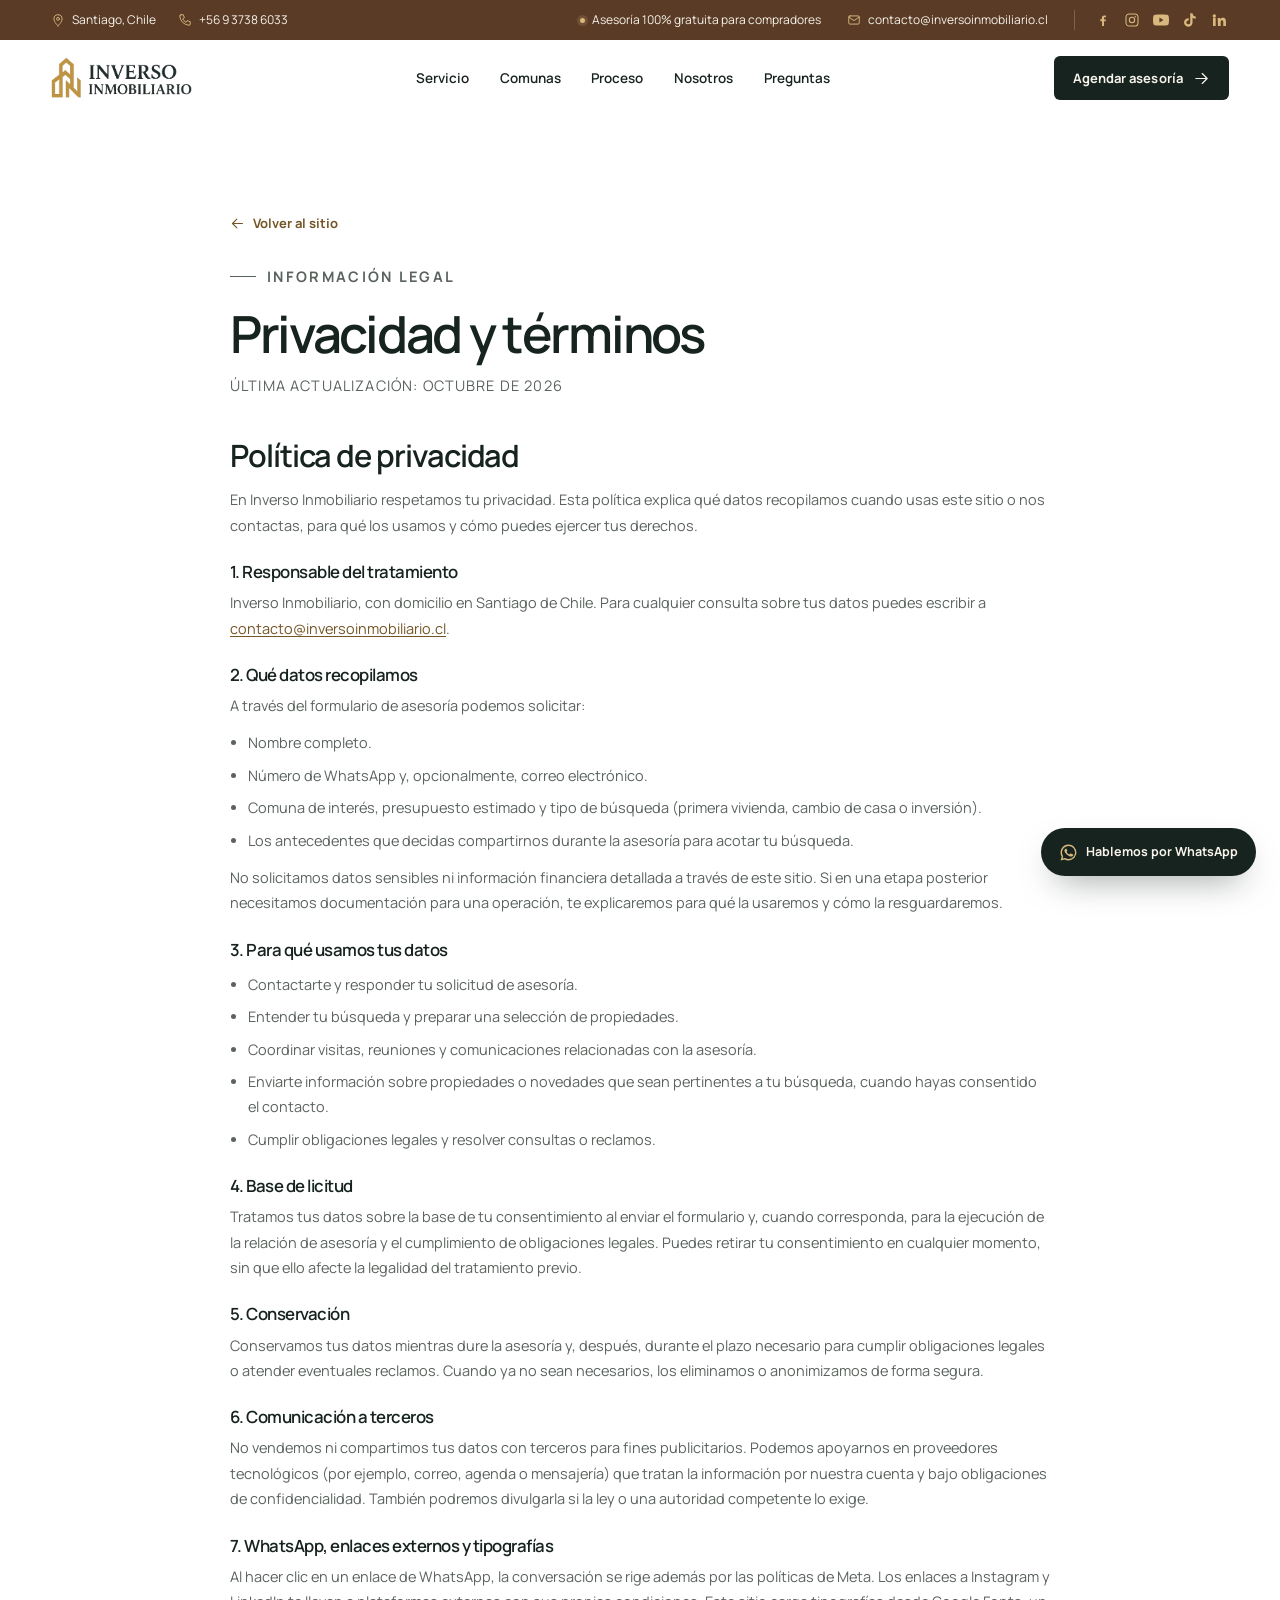
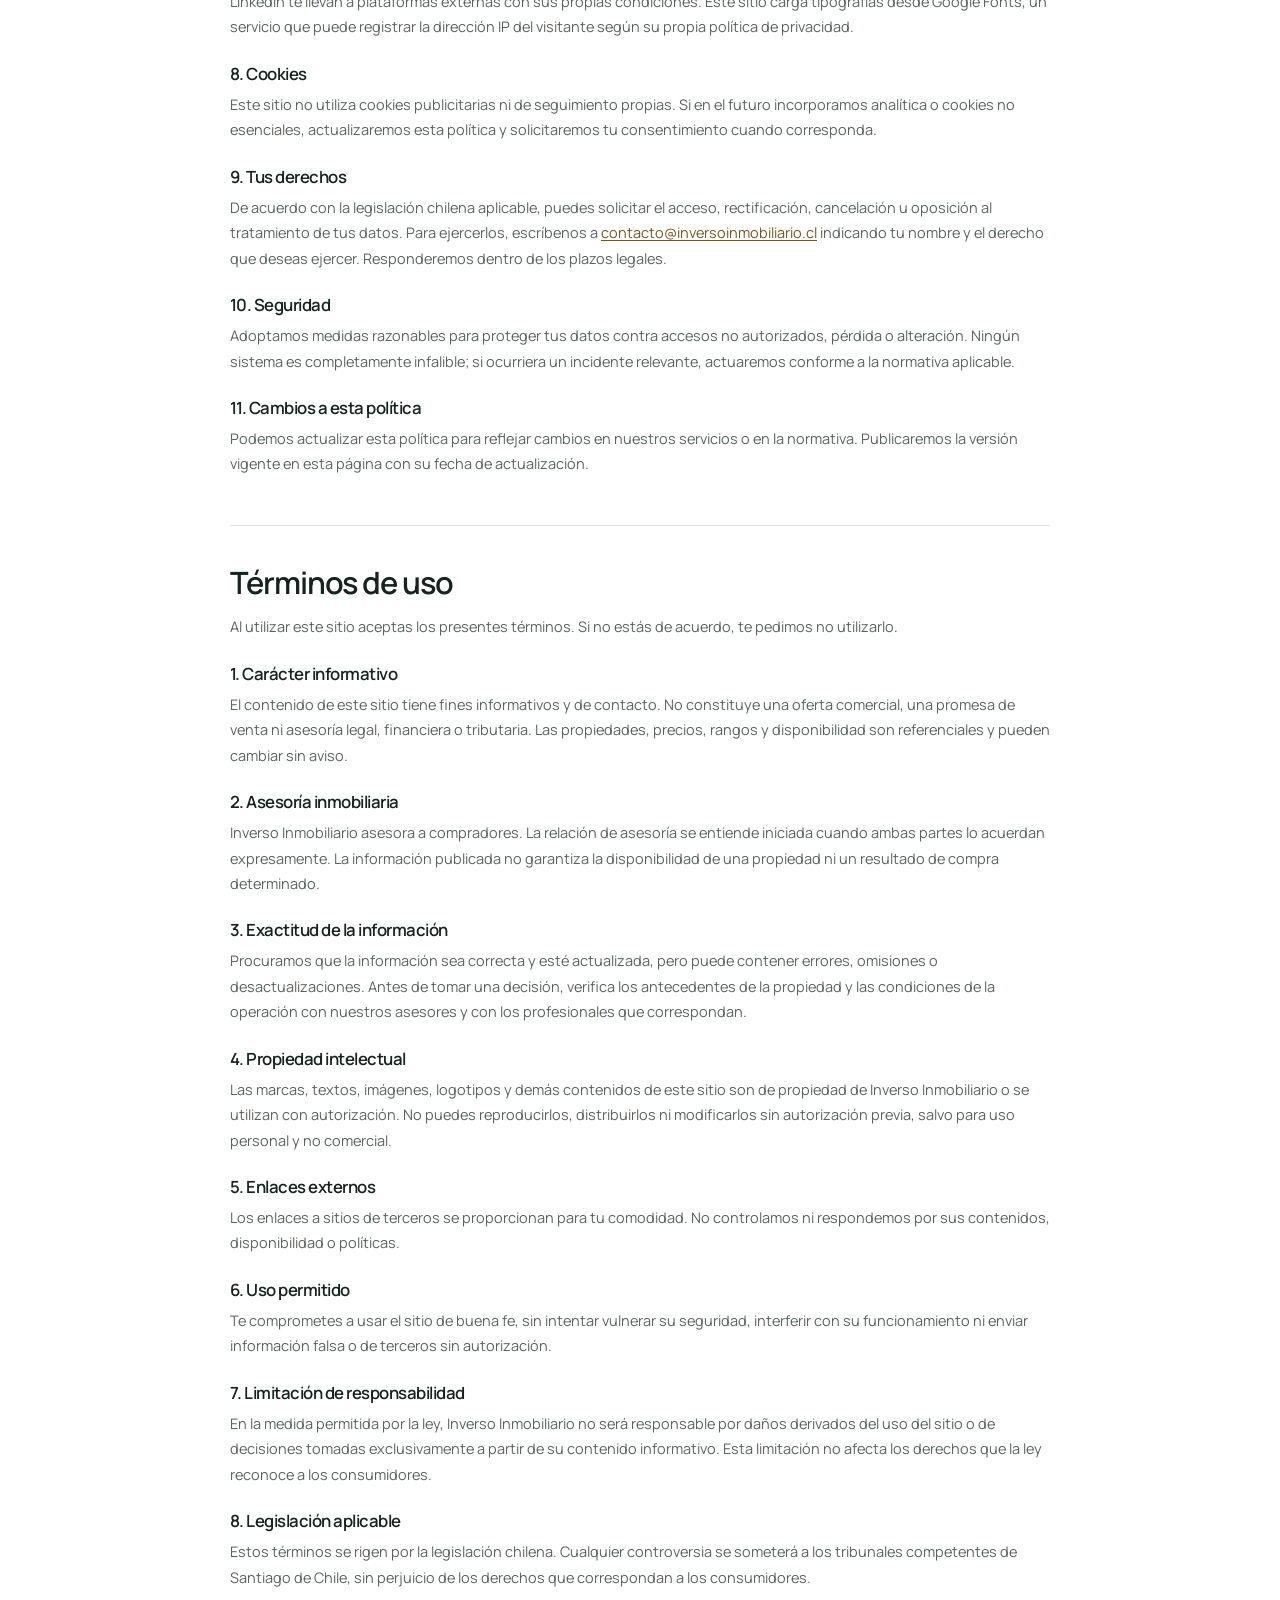
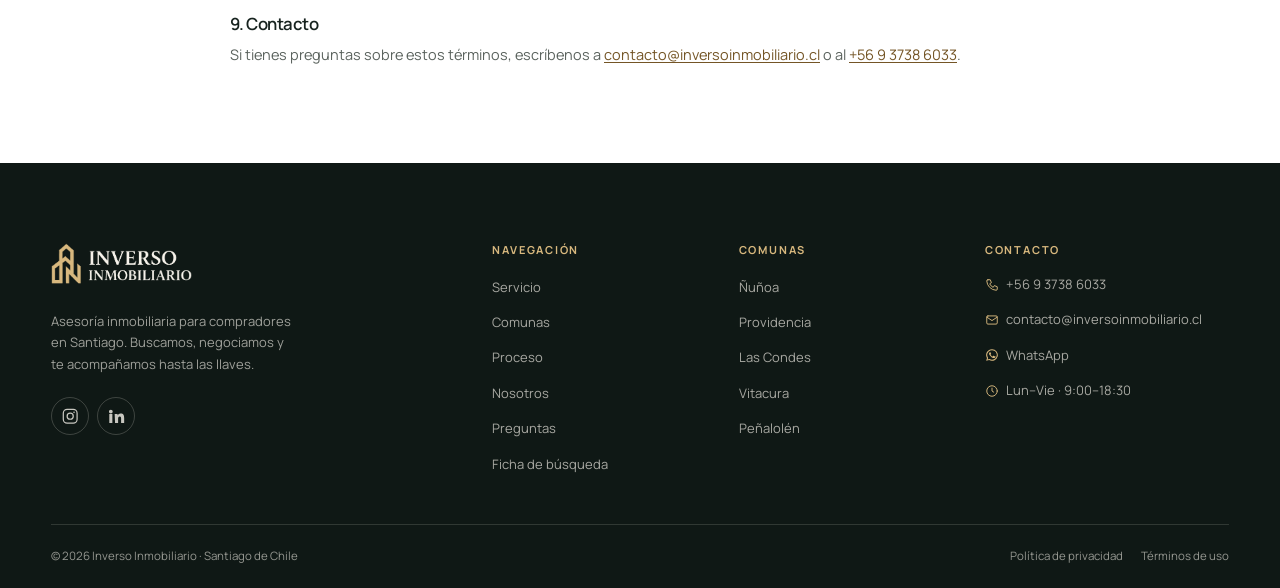
<file: legal.html>
<!DOCTYPE html>
<html lang="es-CL">
<head>
<meta charset="UTF-8">
<meta name="viewport" content="width=device-width, initial-scale=1">
<meta name="theme-color" content="#17231F">
<title>Privacidad y términos | Inverso Inmobiliario</title>
<meta name="description" content="Política de privacidad y términos de uso del sitio de Inverso Inmobiliario, asesoría inmobiliaria para compradores en Santiago de Chile.">
<link rel="canonical" href="https://web.inversoinmobiliario.cl/legal">
<meta property="og:type" content="website">
<meta property="og:locale" content="es_CL">
<meta property="og:site_name" content="Inverso Inmobiliario">
<meta property="og:title" content="Privacidad y términos | Inverso Inmobiliario">
<meta property="og:description" content="Política de privacidad y términos de uso del sitio de Inverso Inmobiliario.">
<meta property="og:url" content="https://web.inversoinmobiliario.cl/legal">
<link rel="icon" href="data:image/svg+xml,%3Csvg xmlns='http://www.w3.org/2000/svg' viewBox='0 0 64 64'%3E%3Crect width='64' height='64' rx='14' fill='%2317231F'/%3E%3Cpath d='M13 50V29l10-12 10 12v21M33 50V35l9-11 9 11v15M10 52h44' fill='none' stroke='%23B08A4C' stroke-width='3'/%3E%3C/svg%3E">
<link rel="preconnect" href="https://fonts.googleapis.com">
<link rel="preconnect" href="https://fonts.gstatic.com" crossorigin>
<link href="https://fonts.googleapis.com/css2?family=Fraunces:ital,opsz,wght@0,9..144,300..600;1,9..144,300..600&family=Manrope:wght@300..800&display=swap" rel="stylesheet">
<link rel="stylesheet" href="/styles.css">
</head>
<body>

<div data-include="/partials/header.html"></div>

<main class="legal-main container" id="contenido">
  <a class="legal-back" href="/">
    <svg class="icon" aria-hidden="true"><use href="#i-arrow"/></svg>Volver al sitio
  </a>
  <p class="eyebrow">Información legal</p>
  <h1>Privacidad y términos</h1>
  <p class="legal-meta">Última actualización: octubre de 2026</p>

  <section id="privacidad" aria-labelledby="privacidad-title">
    <h2 id="privacidad-title">Política de privacidad</h2>
    <p>En Inverso Inmobiliario respetamos tu privacidad. Esta política explica qué datos recopilamos cuando usas este sitio o nos contactas, para qué los usamos y cómo puedes ejercer tus derechos.</p>

    <h3>1. Responsable del tratamiento</h3>
    <p>Inverso Inmobiliario, con domicilio en Santiago de Chile. Para cualquier consulta sobre tus datos puedes escribir a <a href="mailto:contacto@inversoinmobiliario.cl">contacto@inversoinmobiliario.cl</a>.</p>

    <h3>2. Qué datos recopilamos</h3>
    <p>A través del formulario de asesoría podemos solicitar:</p>
    <ul>
      <li>Nombre completo.</li>
      <li>Número de WhatsApp y, opcionalmente, correo electrónico.</li>
      <li>Comuna de interés, presupuesto estimado y tipo de búsqueda (primera vivienda, cambio de casa o inversión).</li>
      <li>Los antecedentes que decidas compartirnos durante la asesoría para acotar tu búsqueda.</li>
    </ul>
    <p>No solicitamos datos sensibles ni información financiera detallada a través de este sitio. Si en una etapa posterior necesitamos documentación para una operación, te explicaremos para qué la usaremos y cómo la resguardaremos.</p>

    <h3>3. Para qué usamos tus datos</h3>
    <ul>
      <li>Contactarte y responder tu solicitud de asesoría.</li>
      <li>Entender tu búsqueda y preparar una selección de propiedades.</li>
      <li>Coordinar visitas, reuniones y comunicaciones relacionadas con la asesoría.</li>
      <li>Enviarte información sobre propiedades o novedades que sean pertinentes a tu búsqueda, cuando hayas consentido el contacto.</li>
      <li>Cumplir obligaciones legales y resolver consultas o reclamos.</li>
    </ul>

    <h3>4. Base de licitud</h3>
    <p>Tratamos tus datos sobre la base de tu consentimiento al enviar el formulario y, cuando corresponda, para la ejecución de la relación de asesoría y el cumplimiento de obligaciones legales. Puedes retirar tu consentimiento en cualquier momento, sin que ello afecte la legalidad del tratamiento previo.</p>

    <h3>5. Conservación</h3>
    <p>Conservamos tus datos mientras dure la asesoría y, después, durante el plazo necesario para cumplir obligaciones legales o atender eventuales reclamos. Cuando ya no sean necesarios, los eliminamos o anonimizamos de forma segura.</p>

    <h3>6. Comunicación a terceros</h3>
    <p>No vendemos ni compartimos tus datos con terceros para fines publicitarios. Podemos apoyarnos en proveedores tecnológicos (por ejemplo, correo, agenda o mensajería) que tratan la información por nuestra cuenta y bajo obligaciones de confidencialidad. También podremos divulgarla si la ley o una autoridad competente lo exige.</p>

    <h3>7. WhatsApp, enlaces externos y tipografías</h3>
    <p>Al hacer clic en un enlace de WhatsApp, la conversación se rige además por las políticas de Meta. Los enlaces a Instagram y LinkedIn te llevan a plataformas externas con sus propias condiciones. Este sitio carga tipografías desde Google Fonts, un servicio que puede registrar la dirección IP del visitante según su propia política de privacidad.</p>

    <h3>8. Cookies</h3>
    <p>Este sitio no utiliza cookies publicitarias ni de seguimiento propias. Si en el futuro incorporamos analítica o cookies no esenciales, actualizaremos esta política y solicitaremos tu consentimiento cuando corresponda.</p>

    <h3>9. Tus derechos</h3>
    <p>De acuerdo con la legislación chilena aplicable, puedes solicitar el acceso, rectificación, cancelación u oposición al tratamiento de tus datos. Para ejercerlos, escríbenos a <a href="mailto:contacto@inversoinmobiliario.cl">contacto@inversoinmobiliario.cl</a> indicando tu nombre y el derecho que deseas ejercer. Responderemos dentro de los plazos legales.</p>

    <h3>10. Seguridad</h3>
    <p>Adoptamos medidas razonables para proteger tus datos contra accesos no autorizados, pérdida o alteración. Ningún sistema es completamente infalible; si ocurriera un incidente relevante, actuaremos conforme a la normativa aplicable.</p>

    <h3>11. Cambios a esta política</h3>
    <p>Podemos actualizar esta política para reflejar cambios en nuestros servicios o en la normativa. Publicaremos la versión vigente en esta página con su fecha de actualización.</p>
  </section>

  <section id="terminos" aria-labelledby="terminos-title">
    <h2 id="terminos-title">Términos de uso</h2>
    <p>Al utilizar este sitio aceptas los presentes términos. Si no estás de acuerdo, te pedimos no utilizarlo.</p>

    <h3>1. Carácter informativo</h3>
    <p>El contenido de este sitio tiene fines informativos y de contacto. No constituye una oferta comercial, una promesa de venta ni asesoría legal, financiera o tributaria. Las propiedades, precios, rangos y disponibilidad son referenciales y pueden cambiar sin aviso.</p>

    <h3>2. Asesoría inmobiliaria</h3>
    <p>Inverso Inmobiliario asesora a compradores. La relación de asesoría se entiende iniciada cuando ambas partes lo acuerdan expresamente. La información publicada no garantiza la disponibilidad de una propiedad ni un resultado de compra determinado.</p>

    <h3>3. Exactitud de la información</h3>
    <p>Procuramos que la información sea correcta y esté actualizada, pero puede contener errores, omisiones o desactualizaciones. Antes de tomar una decisión, verifica los antecedentes de la propiedad y las condiciones de la operación con nuestros asesores y con los profesionales que correspondan.</p>

    <h3>4. Propiedad intelectual</h3>
    <p>Las marcas, textos, imágenes, logotipos y demás contenidos de este sitio son de propiedad de Inverso Inmobiliario o se utilizan con autorización. No puedes reproducirlos, distribuirlos ni modificarlos sin autorización previa, salvo para uso personal y no comercial.</p>

    <h3>5. Enlaces externos</h3>
    <p>Los enlaces a sitios de terceros se proporcionan para tu comodidad. No controlamos ni respondemos por sus contenidos, disponibilidad o políticas.</p>

    <h3>6. Uso permitido</h3>
    <p>Te comprometes a usar el sitio de buena fe, sin intentar vulnerar su seguridad, interferir con su funcionamiento ni enviar información falsa o de terceros sin autorización.</p>

    <h3>7. Limitación de responsabilidad</h3>
    <p>En la medida permitida por la ley, Inverso Inmobiliario no será responsable por daños derivados del uso del sitio o de decisiones tomadas exclusivamente a partir de su contenido informativo. Esta limitación no afecta los derechos que la ley reconoce a los consumidores.</p>

    <h3>8. Legislación aplicable</h3>
    <p>Estos términos se rigen por la legislación chilena. Cualquier controversia se someterá a los tribunales competentes de Santiago de Chile, sin perjuicio de los derechos que correspondan a los consumidores.</p>

    <h3>9. Contacto</h3>
    <p>Si tienes preguntas sobre estos términos, escríbenos a <a href="mailto:contacto@inversoinmobiliario.cl">contacto@inversoinmobiliario.cl</a> o al <a href="tel:+56937386033">+56 9 3738 6033</a>.</p>
  </section>
</main>

<div data-include="/partials/footer.html"></div>

<script src="/partials.js"></script>
<script src="/script.js"></script>
</body>
</html>
</file>
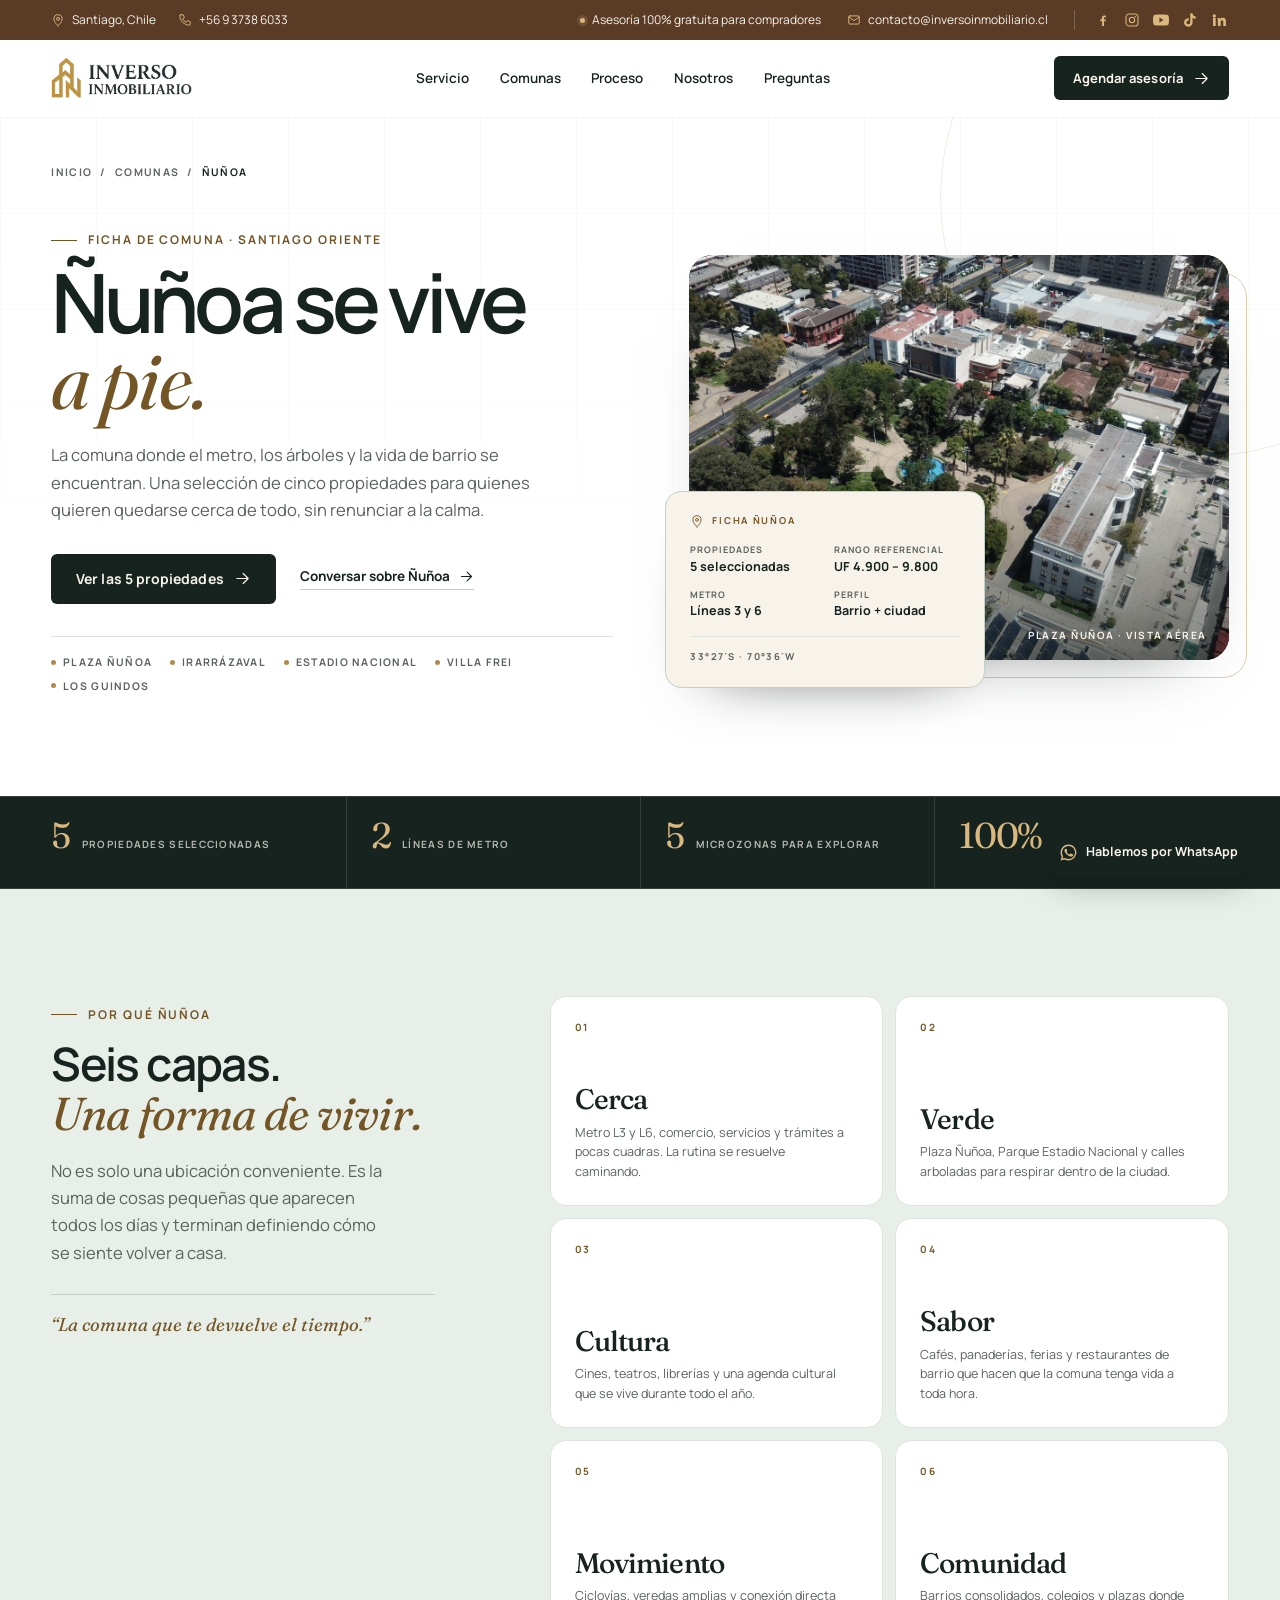
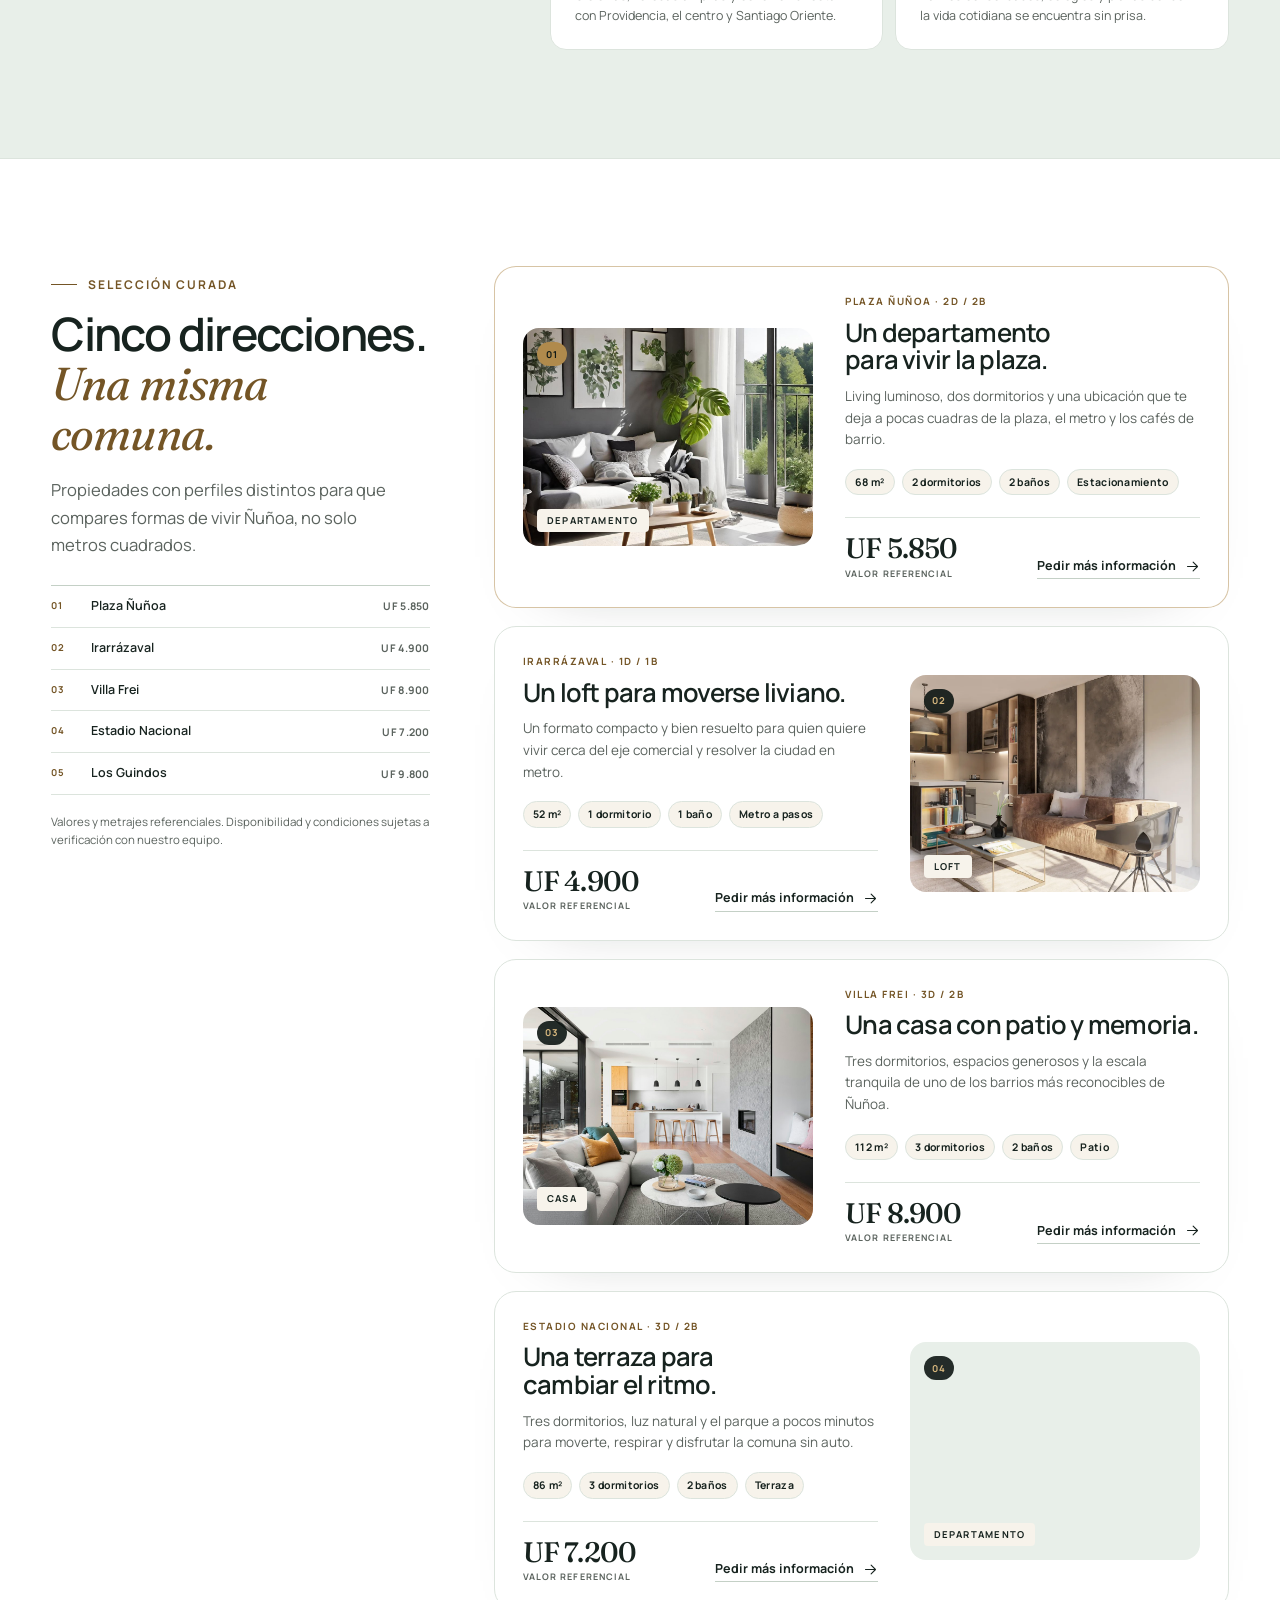
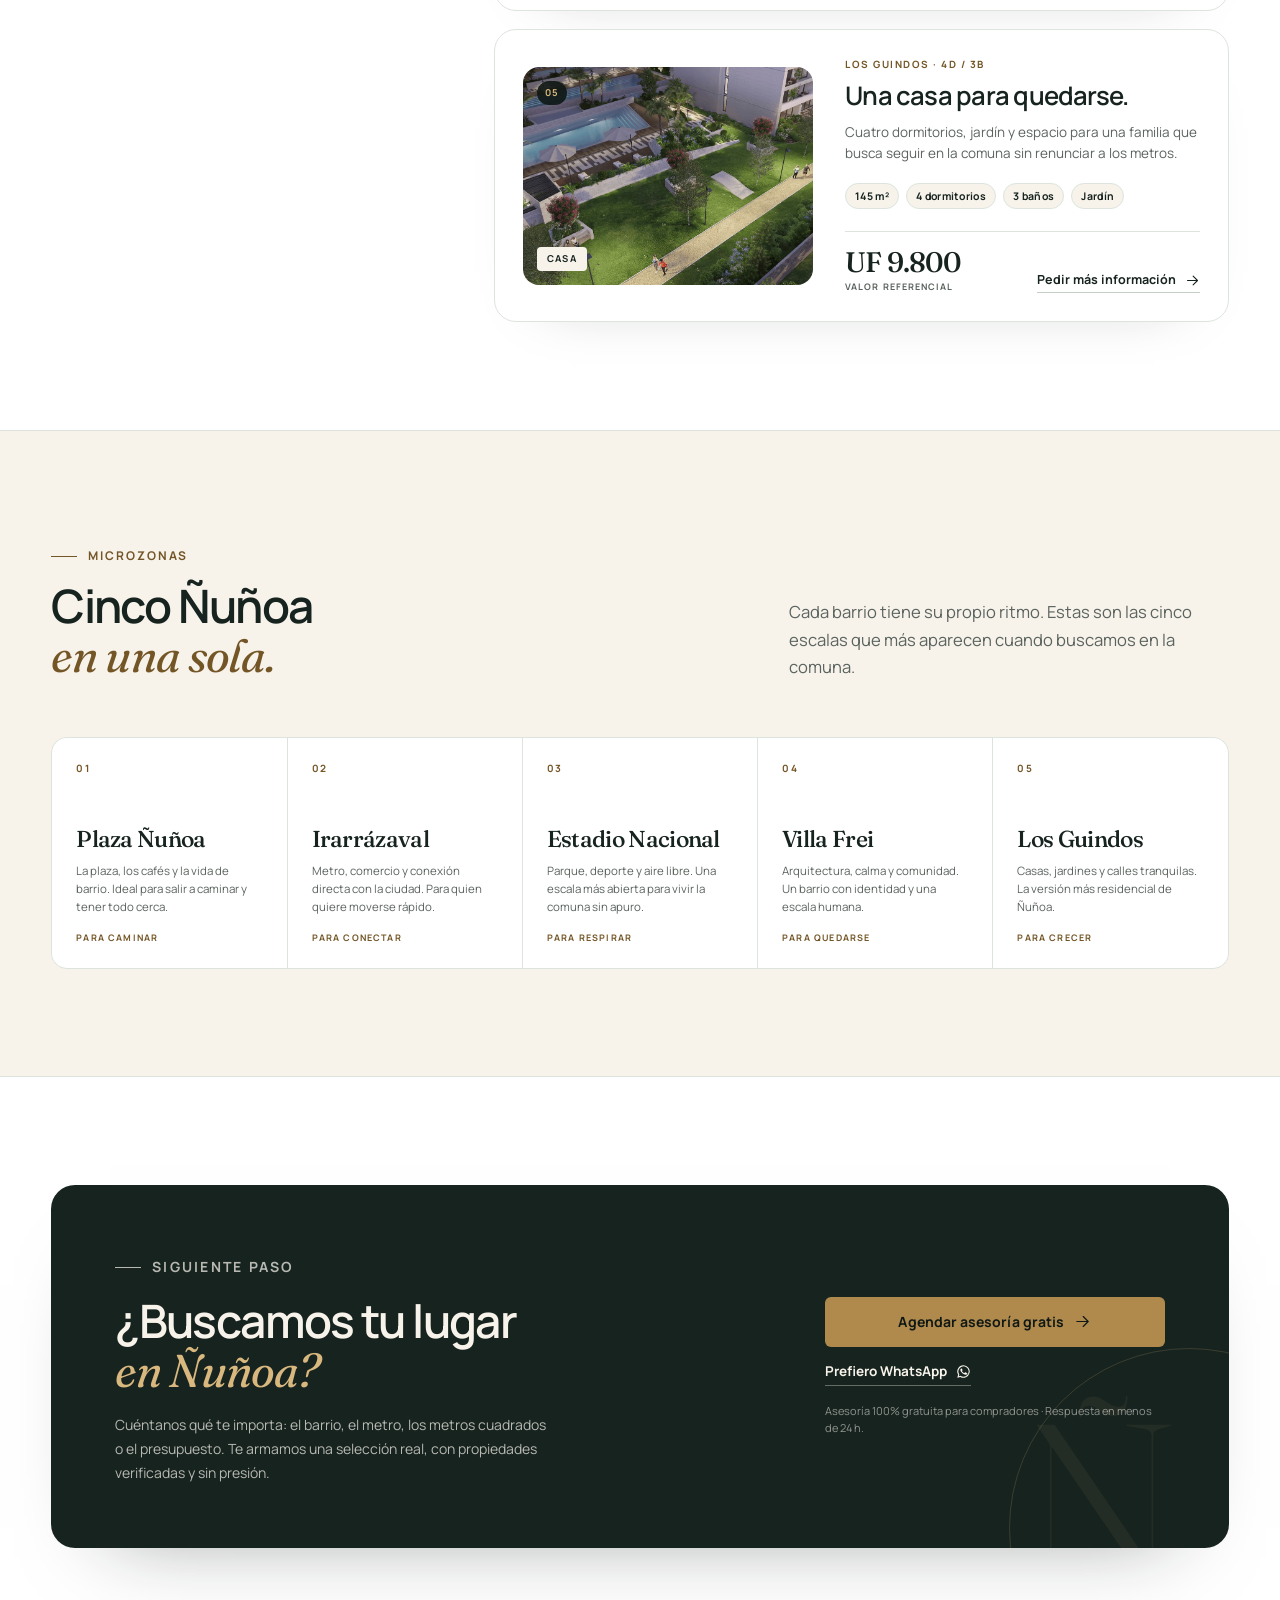
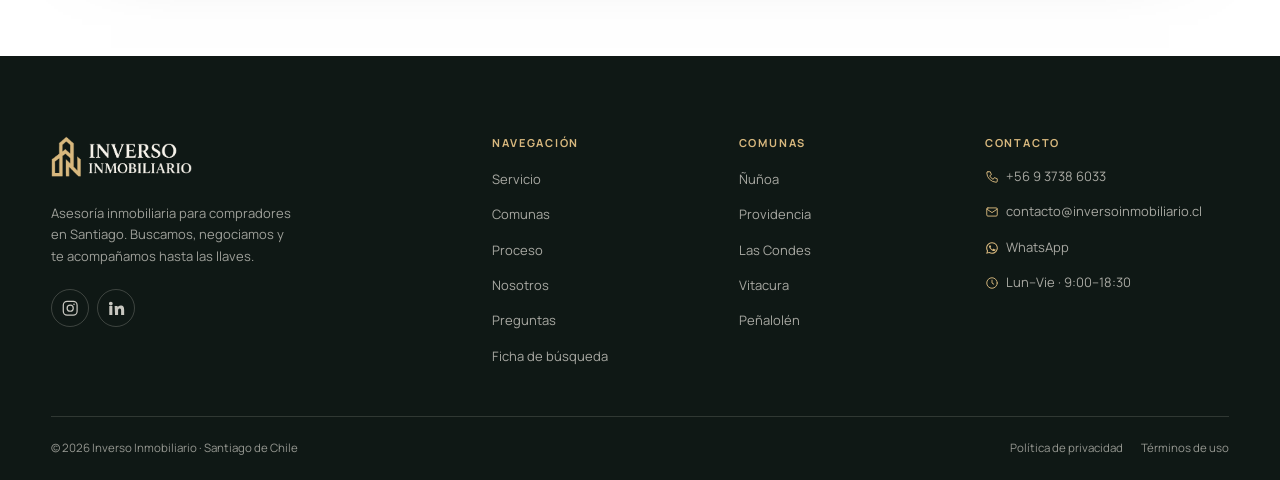
<file: nunoa.html>
<!DOCTYPE html>
<html lang="es-CL">
<head>
<meta charset="UTF-8">
<meta name="viewport" content="width=device-width, initial-scale=1">
<meta name="theme-color" content="#17231F">
<title>Ñuñoa: propiedades y guía para vivir la comuna | Inverso Inmobiliario</title>
<meta name="description" content="Ficha de Ñuñoa: beneficios de vivir en la comuna, microzonas y una selección de cinco propiedades para comprar con asesoría gratuita en Santiago.">
<link rel="canonical" href="https://web.inversoinmobiliario.cl/nunoa">
<meta property="og:type" content="website">
<meta property="og:locale" content="es_CL">
<meta property="og:site_name" content="Inverso Inmobiliario">
<meta property="og:title" content="Ñuñoa se vive a pie | Inverso Inmobiliario">
<meta property="og:description" content="Una ficha editorial de Ñuñoa: seis razones para vivir la comuna y cinco propiedades seleccionadas para empezar la búsqueda.">
<meta property="og:image" content="https://web.inversoinmobiliario.cl/assets/zona-nunoa.jpg">
<meta property="og:url" content="https://web.inversoinmobiliario.cl/nunoa">
<meta name="twitter:card" content="summary_large_image">
<link rel="icon" href="data:image/svg+xml,%3Csvg xmlns='http://www.w3.org/2000/svg' viewBox='0 0 64 64'%3E%3Crect width='64' height='64' rx='14' fill='%2317231F'/%3E%3Cpath d='M13 50V29l10-12 10 12v21M33 50V35l9-11 9 11v15M10 52h44' fill='none' stroke='%23B08A4C' stroke-width='3'/%3E%3C/svg%3E">
<link rel="preconnect" href="https://fonts.googleapis.com">
<link rel="preconnect" href="https://fonts.gstatic.com" crossorigin>
<link href="https://fonts.googleapis.com/css2?family=Fraunces:ital,opsz,wght@0,9..144,300..600;1,9..144,300..600&family=Manrope:wght@300..800&display=swap" rel="stylesheet">
<link rel="stylesheet" href="/styles.css">
<link rel="stylesheet" href="/nunoa.css">
<script type="application/ld+json">
{
  "@context": "https://schema.org",
  "@type": "WebPage",
  "name": "Ñuñoa: propiedades y guía para vivir la comuna",
  "description": "Ficha de la comuna de Ñuñoa con beneficios de vivir en ella, microzonas y una selección de cinco propiedades.",
  "url": "https://web.inversoinmobiliario.cl/nunoa",
  "isPartOf": {
    "@type": "WebSite",
    "name": "Inverso Inmobiliario",
    "url": "https://web.inversoinmobiliario.cl/"
  },
  "about": {
    "@type": "Place",
    "name": "Ñuñoa",
    "address": {
      "@type": "PostalAddress",
      "addressLocality": "Ñuñoa",
      "addressRegion": "Región Metropolitana",
      "addressCountry": "CL"
    }
  }
}
</script>
</head>
<body class="nunoa-page">
<div data-include="/partials/header.html"></div>

<main id="contenido">
  <!-- HERO / FICHA DE COMUNA -->
  <section class="nunoa-hero" id="inicio" aria-labelledby="nunoa-title">
    <div class="container">
      <nav class="nunoa-breadcrumb" aria-label="Migas de pan">
        <a href="/">Inicio</a>
        <span aria-hidden="true">/</span>
        <a href="/#comunas">Comunas</a>
        <span aria-hidden="true">/</span>
        <span aria-current="page">Ñuñoa</span>
      </nav>

      <div class="nunoa-hero__grid">
        <div class="nunoa-hero__copy">
          <p class="eyebrow">Ficha de comuna · Santiago Oriente</p>
          <h1 id="nunoa-title">Ñuñoa se vive<br><em>a pie.</em></h1>
          <p class="nunoa-hero__lead">La comuna donde el metro, los árboles y la vida de barrio se encuentran. Una selección de cinco propiedades para quienes quieren quedarse cerca de todo, sin renunciar a la calma.</p>
          <div class="hero__actions">
            <a class="btn btn--primary" href="#propiedades">Ver las 5 propiedades <svg class="icon" aria-hidden="true"><use href="#i-arrow"/></svg></a>
            <a class="link-arrow" href="#contacto">Conversar sobre Ñuñoa <svg class="icon" aria-hidden="true"><use href="#i-arrow"/></svg></a>
          </div>
          <ul class="nunoa-hero__tags" aria-label="Barrios de Ñuñoa">
            <li>Plaza Ñuñoa</li>
            <li>Irarrázaval</li>
            <li>Estadio Nacional</li>
            <li>Villa Frei</li>
            <li>Los Guindos</li>
          </ul>
        </div>

        <div class="nunoa-hero__visual">
          <figure class="nunoa-hero__media">
            <img src="/assets/zona-nunoa.jpg" alt="Vista aérea de Plaza Ñuñoa y sus calles arboladas" width="1600" height="900" fetchpriority="high" decoding="async">
            <figcaption>Plaza Ñuñoa · vista aérea</figcaption>
          </figure>

          <aside class="nunoa-file" aria-label="Ficha de la comuna de Ñuñoa">
            <p class="nunoa-file__label"><svg class="icon" aria-hidden="true"><use href="#i-pin"/></svg>Ficha Ñuñoa</p>
            <dl>
              <div><dt>Propiedades</dt><dd>5 seleccionadas</dd></div>
              <div><dt>Rango referencial</dt><dd>UF 4.900 – 9.800</dd></div>
              <div><dt>Metro</dt><dd>Líneas 3 y 6</dd></div>
              <div><dt>Perfil</dt><dd>Barrio + ciudad</dd></div>
            </dl>
            <p class="nunoa-file__coords">33°27′S · 70°36′W</p>
          </aside>
        </div>
      </div>
    </div>
  </section>

  <!-- DATOS DE LA COMUNA -->
  <div class="nunoa-stats" aria-label="Ñuñoa en datos">
    <div class="container nunoa-stats__grid">
      <div class="nunoa-stat"><strong>5</strong><span>propiedades seleccionadas</span></div>
      <div class="nunoa-stat"><strong>2</strong><span>líneas de metro</span></div>
      <div class="nunoa-stat"><strong>5</strong><span>microzonas para explorar</span></div>
      <div class="nunoa-stat"><strong>100%</strong><span>asesoría para compradores</span></div>
    </div>
  </div>

  <!-- BENEFICIOS -->
  <section class="section nunoa-benefits" id="comuna" aria-labelledby="benefits-title">
    <div class="container nunoa-benefits__layout">
      <aside class="nunoa-benefits__intro">
        <p class="eyebrow">Por qué Ñuñoa</p>
        <h2 id="benefits-title">Seis capas.<br><em>Una forma de vivir.</em></h2>
        <p class="lead">No es solo una ubicación conveniente. Es la suma de cosas pequeñas que aparecen todos los días y terminan definiendo cómo se siente volver a casa.</p>
        <p class="nunoa-benefits__note">“La comuna que te devuelve el tiempo.”</p>
      </aside>

      <div class="nunoa-benefits__grid">
        <article class="nunoa-layer" data-reveal>
          <span class="nunoa-layer__num">01</span>
          <h3>Cerca</h3>
          <p>Metro L3 y L6, comercio, servicios y trámites a pocas cuadras. La rutina se resuelve caminando.</p>
        </article>

        <article class="nunoa-layer" data-reveal>
          <span class="nunoa-layer__num">02</span>
          <h3>Verde</h3>
          <p>Plaza Ñuñoa, Parque Estadio Nacional y calles arboladas para respirar dentro de la ciudad.</p>
        </article>

        <article class="nunoa-layer" data-reveal>
          <span class="nunoa-layer__num">03</span>
          <h3>Cultura</h3>
          <p>Cines, teatros, librerías y una agenda cultural que se vive durante todo el año.</p>
        </article>

        <article class="nunoa-layer" data-reveal>
          <span class="nunoa-layer__num">04</span>
          <h3>Sabor</h3>
          <p>Cafés, panaderías, ferias y restaurantes de barrio que hacen que la comuna tenga vida a toda hora.</p>
        </article>

        <article class="nunoa-layer" data-reveal>
          <span class="nunoa-layer__num">05</span>
          <h3>Movimiento</h3>
          <p>Ciclovías, veredas amplias y conexión directa con Providencia, el centro y Santiago Oriente.</p>
        </article>

        <article class="nunoa-layer" data-reveal>
          <span class="nunoa-layer__num">06</span>
          <h3>Comunidad</h3>
          <p>Barrios consolidados, colegios y plazas donde la vida cotidiana se encuentra sin prisa.</p>
        </article>
      </div>
    </div>
  </section>

  <!-- PROPIEDADES / RUTA -->
  <section class="section nunoa-route" id="propiedades" aria-labelledby="route-title">
    <div class="container nunoa-route__layout">
      <aside class="nunoa-route__aside">
        <p class="eyebrow">Selección curada</p>
        <h2 id="route-title">Cinco direcciones.<br><em>Una misma comuna.</em></h2>
        <p class="lead">Propiedades con perfiles distintos para que compares formas de vivir Ñuñoa, no solo metros cuadrados.</p>

        <nav class="nunoa-route__index" aria-label="Índice de propiedades">
          <a href="#prop-1"><span class="nunoa-route__num">01</span><span>Plaza Ñuñoa</span><span class="nunoa-route__price">UF 5.850</span></a>
          <a href="#prop-2"><span class="nunoa-route__num">02</span><span>Irarrázaval</span><span class="nunoa-route__price">UF 4.900</span></a>
          <a href="#prop-3"><span class="nunoa-route__num">03</span><span>Villa Frei</span><span class="nunoa-route__price">UF 8.900</span></a>
          <a href="#prop-4"><span class="nunoa-route__num">04</span><span>Estadio Nacional</span><span class="nunoa-route__price">UF 7.200</span></a>
          <a href="#prop-5"><span class="nunoa-route__num">05</span><span>Los Guindos</span><span class="nunoa-route__price">UF 9.800</span></a>
        </nav>

        <p class="nunoa-route__note">Valores y metrajes referenciales. Disponibilidad y condiciones sujetas a verificación con nuestro equipo.</p>
      </aside>

      <div class="nunoa-route__list">
        <article class="nunoa-stop nunoa-stop--featured" id="prop-1" data-reveal>
          <div class="nunoa-stop__media">
            <img src="/assets/departamento-semi-nuevo.jpg" alt="Living luminoso con plantas de un departamento en Plaza Ñuñoa" width="1100" height="1375" loading="eager" decoding="async">
            <span class="nunoa-stop__num">01</span>
            <span class="nunoa-stop__tag">Departamento</span>
          </div>
          <div class="nunoa-stop__body">
            <p class="nunoa-stop__kicker">Plaza Ñuñoa · 2D / 2B</p>
            <h3>Un departamento para vivir la plaza.</h3>
            <p>Living luminoso, dos dormitorios y una ubicación que te deja a pocas cuadras de la plaza, el metro y los cafés de barrio.</p>
            <ul class="nunoa-stop__specs">
              <li>68 m²</li>
              <li>2 dormitorios</li>
              <li>2 baños</li>
              <li>Estacionamiento</li>
            </ul>
            <div class="nunoa-stop__foot">
              <p class="nunoa-stop__price">UF 5.850<small>Valor referencial</small></p>
              <a class="link-arrow" href="https://wa.me/56937386033?text=Hola%2C%20me%20interesa%20la%20propiedad%20Plaza%20Nunoa.%20Quiero%20mas%20informacion." target="_blank" rel="noopener">Pedir más información <svg class="icon" aria-hidden="true"><use href="#i-arrow"/></svg></a>
            </div>
          </div>
        </article>

        <article class="nunoa-stop nunoa-stop--reverse" id="prop-2" data-reveal>
          <div class="nunoa-stop__media">
            <img src="/assets/nuevo-proyecto.webp" alt="Living compacto y moderno de un loft en Irarrázaval" width="1440" height="810" loading="eager" decoding="async">
            <span class="nunoa-stop__num">02</span>
            <span class="nunoa-stop__tag">Loft</span>
          </div>
          <div class="nunoa-stop__body">
            <p class="nunoa-stop__kicker">Irarrázaval · 1D / 1B</p>
            <h3>Un loft para moverse liviano.</h3>
            <p>Un formato compacto y bien resuelto para quien quiere vivir cerca del eje comercial y resolver la ciudad en metro.</p>
            <ul class="nunoa-stop__specs">
              <li>52 m²</li>
              <li>1 dormitorio</li>
              <li>1 baño</li>
              <li>Metro a pasos</li>
            </ul>
            <div class="nunoa-stop__foot">
              <p class="nunoa-stop__price">UF 4.900<small>Valor referencial</small></p>
              <a class="link-arrow" href="https://wa.me/56937386033?text=Hola%2C%20me%20interesa%20el%20loft%20de%20Irrarazaval.%20Quiero%20mas%20informacion." target="_blank" rel="noopener">Pedir más información <svg class="icon" aria-hidden="true"><use href="#i-arrow"/></svg></a>
            </div>
          </div>
        </article>

        <article class="nunoa-stop" id="prop-3" data-reveal>
          <div class="nunoa-stop__media">
            <img src="/assets/hero.jpg" alt="Living amplio con salida a patio de una casa en Villa Frei" width="1100" height="1375" loading="eager" decoding="async">
            <span class="nunoa-stop__num">03</span>
            <span class="nunoa-stop__tag">Casa</span>
          </div>
          <div class="nunoa-stop__body">
            <p class="nunoa-stop__kicker">Villa Frei · 3D / 2B</p>
            <h3>Una casa con patio y memoria.</h3>
            <p>Tres dormitorios, espacios generosos y la escala tranquila de uno de los barrios más reconocibles de Ñuñoa.</p>
            <ul class="nunoa-stop__specs">
              <li>112 m²</li>
              <li>3 dormitorios</li>
              <li>2 baños</li>
              <li>Patio</li>
            </ul>
            <div class="nunoa-stop__foot">
              <p class="nunoa-stop__price">UF 8.900<small>Valor referencial</small></p>
              <a class="link-arrow" href="https://wa.me/56937386033?text=Hola%2C%20me%20interesa%20la%20casa%20de%20Villa%20Frei.%20Quiero%20mas%20informacion." target="_blank" rel="noopener">Pedir más información <svg class="icon" aria-hidden="true"><use href="#i-arrow"/></svg></a>
            </div>
          </div>
        </article>

        <article class="nunoa-stop nunoa-stop--reverse" id="prop-4" data-reveal>
          <div class="nunoa-stop__media">
            <img src="/assets/Terraza.jpg" alt="Terraza con vista de un departamento cerca del Estadio Nacional" width="1080" height="1350" loading="eager" decoding="async">
            <span class="nunoa-stop__num">04</span>
            <span class="nunoa-stop__tag">Departamento</span>
          </div>
          <div class="nunoa-stop__body">
            <p class="nunoa-stop__kicker">Estadio Nacional · 3D / 2B</p>
            <h3>Una terraza para cambiar el ritmo.</h3>
            <p>Tres dormitorios, luz natural y el parque a pocos minutos para moverte, respirar y disfrutar la comuna sin auto.</p>
            <ul class="nunoa-stop__specs">
              <li>86 m²</li>
              <li>3 dormitorios</li>
              <li>2 baños</li>
              <li>Terraza</li>
            </ul>
            <div class="nunoa-stop__foot">
              <p class="nunoa-stop__price">UF 7.200<small>Valor referencial</small></p>
              <a class="link-arrow" href="https://wa.me/56937386033?text=Hola%2C%20me%20interesa%20el%20departamento%20cerca%20del%20Estadio%20Nacional.%20Quiero%20mas%20informacion." target="_blank" rel="noopener">Pedir más información <svg class="icon" aria-hidden="true"><use href="#i-arrow"/></svg></a>
            </div>
          </div>
        </article>

        <article class="nunoa-stop" id="prop-5" data-reveal>
          <div class="nunoa-stop__media">
            <img src="/assets/nuevo-3.jpg" alt="Jardín y piscina de una casa en Los Guindos" width="1000" height="700" loading="eager" decoding="async">
            <span class="nunoa-stop__num">05</span>
            <span class="nunoa-stop__tag">Casa</span>
          </div>
          <div class="nunoa-stop__body">
            <p class="nunoa-stop__kicker">Los Guindos · 4D / 3B</p>
            <h3>Una casa para quedarse.</h3>
            <p>Cuatro dormitorios, jardín y espacio para una familia que busca seguir en la comuna sin renunciar a los metros.</p>
            <ul class="nunoa-stop__specs">
              <li>145 m²</li>
              <li>4 dormitorios</li>
              <li>3 baños</li>
              <li>Jardín</li>
            </ul>
            <div class="nunoa-stop__foot">
              <p class="nunoa-stop__price">UF 9.800<small>Valor referencial</small></p>
              <a class="link-arrow" href="https://wa.me/56937386033?text=Hola%2C%20me%20interesa%20la%20casa%20de%20Los%20Guindos.%20Quiero%20mas%20informacion." target="_blank" rel="noopener">Pedir más información <svg class="icon" aria-hidden="true"><use href="#i-arrow"/></svg></a>
            </div>
          </div>
        </article>
      </div>
    </div>
  </section>

  <!-- MICROZONAS -->
  <section class="section nunoa-micro" id="microzonas" aria-labelledby="micro-title">
    <div class="container">
      <div class="section-head">
        <div>
          <p class="eyebrow">Microzonas</p>
          <h2 id="micro-title">Cinco Ñuñoa<br><em>en una sola.</em></h2>
        </div>
        <p class="lead">Cada barrio tiene su propio ritmo. Estas son las cinco escalas que más aparecen cuando buscamos en la comuna.</p>
      </div>

      <div class="nunoa-micro__grid">
        <article class="nunoa-micro__card" data-reveal>
          <span class="nunoa-micro__num">01</span>
          <h3>Plaza Ñuñoa</h3>
          <p>La plaza, los cafés y la vida de barrio. Ideal para salir a caminar y tener todo cerca.</p>
          <span class="nunoa-micro__tag">Para caminar</span>
        </article>
        <article class="nunoa-micro__card" data-reveal>
          <span class="nunoa-micro__num">02</span>
          <h3>Irarrázaval</h3>
          <p>Metro, comercio y conexión directa con la ciudad. Para quien quiere moverse rápido.</p>
          <span class="nunoa-micro__tag">Para conectar</span>
        </article>
        <article class="nunoa-micro__card" data-reveal>
          <span class="nunoa-micro__num">03</span>
          <h3>Estadio Nacional</h3>
          <p>Parque, deporte y aire libre. Una escala más abierta para vivir la comuna sin apuro.</p>
          <span class="nunoa-micro__tag">Para respirar</span>
        </article>
        <article class="nunoa-micro__card" data-reveal>
          <span class="nunoa-micro__num">04</span>
          <h3>Villa Frei</h3>
          <p>Arquitectura, calma y comunidad. Un barrio con identidad y una escala humana.</p>
          <span class="nunoa-micro__tag">Para quedarse</span>
        </article>
        <article class="nunoa-micro__card" data-reveal>
          <span class="nunoa-micro__num">05</span>
          <h3>Los Guindos</h3>
          <p>Casas, jardines y calles tranquilas. La versión más residencial de Ñuñoa.</p>
          <span class="nunoa-micro__tag">Para crecer</span>
        </article>
      </div>
    </div>
  </section>

  <!-- CTA -->
  <section class="section nunoa-cta" id="contacto" aria-labelledby="cta-title">
    <div class="container">
      <div class="nunoa-cta__panel">
        <div class="nunoa-cta__copy">
          <p class="eyebrow eyebrow--light">Siguiente paso</p>
          <h2 id="cta-title">¿Buscamos tu lugar<br><em>en Ñuñoa?</em></h2>
          <p>Cuéntanos qué te importa: el barrio, el metro, los metros cuadrados o el presupuesto. Te armamos una selección real, con propiedades verificadas y sin presión.</p>
        </div>
        <div class="nunoa-cta__actions">
          <a class="btn btn--gold" href="/#contacto">Agendar asesoría gratis <svg class="icon" aria-hidden="true"><use href="#i-arrow"/></svg></a>
          <a class="link-arrow link-arrow--light" href="https://wa.me/56937386033" target="_blank" rel="noopener">Prefiero WhatsApp <svg class="icon" aria-hidden="true"><use href="#i-wa"/></svg></a>
          <p class="nunoa-cta__note">Asesoría 100% gratuita para compradores · Respuesta en menos de 24 h.</p>
        </div>
      </div>
    </div>
  </section>
</main>

<div data-include="/partials/footer.html"></div>

<script src="/partials.js"></script>
<script src="/script.js"></script>
</body>
</html>
</file>
<file: styles.css>
/* ==========================================================================
   INVERSO INMOBILIARIO — Rediseño 2026
   Sistema: verde profundo + blanco + salvia + latón · Fraunces + Manrope
   ========================================================================== */

:root{
  --green:#17231F;
  --green-2:#0F1815;
  --green-3:#26342F;
  --cream:#F7F3EB;
  --page:#FFFFFF;
  --sage:#E8EFE9;
  --white:#FFFFFF;
  --line:#DCE4DD;
  --line-strong:#C4D0C6;
  --gold:#B08A4C;
  --gold-light:#D8B87E;
  --gold-text:#745526;
  --logo-gold:#BF9543;
  --coffee:#5A3B26;
  --muted:#5B635E;
  --muted-light:#B9C0BA;
  --error:#A33A2B;
  --serif:"Fraunces",Georgia,"Times New Roman",serif;
  --sans:"Manrope",system-ui,-apple-system,"Segoe UI",sans-serif;
  --container:1200px;
  --radius:16px;
  --radius-sm:6px;
  --shadow-card:0 28px 60px -40px rgba(15,24,21,.35);
  --shadow-btn:0 14px 30px -18px rgba(15,24,21,.55);
  --ease:cubic-bezier(.22,.61,.36,1);
}

*,*::before,*::after{box-sizing:border-box}
html{scroll-behavior:smooth;scroll-padding-top:104px;-webkit-text-size-adjust:100%}
body{
  margin:0;background:var(--page);color:var(--green);
  font-family:var(--sans);font-size:16px;line-height:1.65;font-weight:400;
  -webkit-font-smoothing:antialiased;text-rendering:optimizeLegibility;
  overflow-x:hidden;
}
img,svg,video{display:block;max-width:100%}
img{height:auto}
a{color:inherit;text-decoration:none}
button{font:inherit;color:inherit;background:none;border:0;padding:0;cursor:pointer}
input,select,textarea{font:inherit;color:inherit}
h1,h2,h3,h4,p,figure,blockquote,dl,dd{margin:0}
ul,ol{list-style:none;margin:0;padding:0}
fieldset{margin:0;padding:0;border:0;min-width:0}
legend{padding:0}
[hidden]{display:none!important}
body.no-scroll{overflow:hidden}
::selection{background:var(--gold);color:var(--green-2)}
:focus-visible{outline:2px solid var(--gold-text);outline-offset:3px;border-radius:4px}

/* ===== TIPOGRAFÍA ===== */
h1,h2,h3,h4{font-weight:600;line-height:1.1;letter-spacing:-.03em;text-wrap:balance}
h1{font-size:clamp(2.6rem,4.4vw,3.7rem);line-height:1.01;letter-spacing:-.045em}
h2{font-size:clamp(2rem,3.6vw,3.25rem);line-height:1.06;letter-spacing:-.035em}
h3{font-size:clamp(1.3rem,1.8vw,1.55rem);line-height:1.2}
h1 em,h2 em,h3 em{font-family:var(--serif);font-style:italic;font-weight:400;letter-spacing:-.02em;color:var(--gold-text)}
strong{font-weight:700}

/* ===== LAYOUT ===== */
.container{width:min(var(--container),92%);margin-inline:auto}
.section{padding-block:clamp(72px,8.4vw,128px);position:relative}
.sr-only{position:absolute!important;width:1px;height:1px;padding:0;margin:-1px;overflow:hidden;clip:rect(0 0 0 0);white-space:nowrap;border:0}
.skip-link{position:fixed;top:-120px;left:20px;z-index:500;background:var(--green);color:var(--cream);padding:12px 18px;border-radius:0 0 8px 8px;font-size:14px;transition:top .2s var(--ease)}
.skip-link:focus{top:0}

/* ===== ETIQUETAS Y TEXTOS ===== */
.eyebrow{
  display:inline-flex;align-items:center;gap:11px;margin-bottom:18px;
  font-size:12px;font-weight:700;letter-spacing:.16em;text-transform:uppercase;
  line-height:1.2;color:var(--gold-text);
}
.eyebrow::before{content:"";width:26px;height:1px;background:currentColor;flex:none}
.eyebrow--center{justify-content:center}
.eyebrow--center::after{content:"";width:26px;height:1px;background:currentColor;flex:none}
.eyebrow--light{color:var(--gold-light)}
.lead{font-size:clamp(1.02rem,1.3vw,1.15rem);line-height:1.65;color:var(--muted);max-width:56ch}
.section-head{
  display:grid;grid-template-columns:minmax(0,1fr) minmax(0,.72fr);
  gap:clamp(24px,5vw,72px);align-items:end;margin-bottom:clamp(36px,5vw,56px);
}
.section-head h2{max-width:15ch}
.section-head .lead{max-width:44ch;justify-self:end}

/* ===== ICONOS ===== */
.sprite{position:absolute;width:0;height:0;overflow:hidden}
.icon{width:1.15em;height:1.15em;display:block;flex:none}
.stars{display:inline-flex;gap:2px;color:var(--gold)}
.stars .icon{width:13px;height:13px}

/* ===== BOTONES Y ENLACES ===== */
.btn{
  display:inline-flex;align-items:center;justify-content:center;gap:10px;
  min-height:50px;padding:0 24px;border:1px solid transparent;border-radius:var(--radius-sm);
  font-family:var(--sans);font-size:14px;font-weight:700;letter-spacing:.005em;line-height:1;
  text-align:center;cursor:pointer;
  transition:background .25s var(--ease),color .25s var(--ease),border-color .25s var(--ease),transform .25s var(--ease),box-shadow .25s var(--ease);
}
.btn .icon{width:17px;height:17px;transition:transform .25s var(--ease)}
.btn:hover .icon{transform:translateX(3px)}
.btn--primary{background:var(--green);color:var(--cream)}
.btn--primary:hover{background:var(--green-3);transform:translateY(-1px);box-shadow:var(--shadow-btn)}
.btn--gold{background:var(--gold);color:var(--green-2)}
.btn--gold:hover{background:var(--gold-light);transform:translateY(-1px);box-shadow:0 14px 30px -18px rgba(176,138,76,.7)}
.btn--light{background:var(--cream);color:var(--green)}
.btn--light:hover{background:var(--white);transform:translateY(-1px)}
.btn--ghost{background:transparent;border-color:var(--line-strong);color:var(--green)}
.btn--ghost:hover{border-color:var(--green);background:rgba(23,35,31,.04)}
.btn--sm{min-height:44px;padding:0 18px;font-size:13px}
.btn--block{width:100%}
.link-arrow{
  display:inline-flex;align-items:center;gap:9px;width:max-content;max-width:100%;
  padding-bottom:4px;border-bottom:1px solid var(--line-strong);
  font-size:13.5px;font-weight:700;line-height:1.3;color:var(--green);
  transition:color .25s var(--ease),border-color .25s var(--ease);
}
.link-arrow .icon{width:15px;height:15px;transition:transform .25s var(--ease)}
.link-arrow:hover{color:var(--gold-text);border-color:var(--gold)}
.link-arrow:hover .icon{transform:translateX(3px)}
.link-arrow--light{color:var(--cream);border-color:rgba(247,243,235,.35)}
.link-arrow--light:hover{color:var(--gold-light);border-color:var(--gold-light)}

/* ===== BARRA SUPERIOR ===== */
.topbar{background:var(--coffee);color:var(--cream);font-size:12px;line-height:1.3}
.topbar__inner{display:flex;align-items:center;justify-content:space-between;gap:24px;min-height:40px}
.topbar__side{display:flex;align-items:center;gap:22px;min-width:0}
.topbar__side--right{gap:26px}
.topbar a,.topbar span{display:inline-flex;align-items:center;gap:7px;white-space:nowrap}
.topbar a{transition:color .2s}
.topbar a:hover{color:var(--white)}
.topbar .icon{width:14px;height:14px;color:var(--gold-light)}
.topbar__badge{color:var(--cream)}
.topbar__badge i{width:5px;height:5px;border-radius:50%;background:var(--gold-light);box-shadow:0 0 0 3px rgba(216,184,126,.16);flex:none}
.topbar__badge-short{display:none!important}
.topbar__social{display:flex;align-items:center;gap:9px;padding-left:18px;border-left:1px solid rgba(247,243,235,.22)}
.topbar__social a{display:grid;place-items:center;width:20px;height:20px;color:var(--gold-light);opacity:1;transition:opacity .2s,transform .2s,color .2s}
.topbar__social a:hover{color:var(--white);opacity:1;transform:translateY(-1px)}
.topbar__social .icon{width:16px;height:16px;color:currentColor}

/* ===== HEADER ===== */
.site-header{
  position:sticky;top:0;z-index:100;
  background:rgba(255,255,255,.92);
  -webkit-backdrop-filter:blur(14px);backdrop-filter:blur(14px);
  border-bottom:1px solid transparent;
  transition:border-color .25s,box-shadow .25s,background .25s;
}
.site-header.is-scrolled{border-color:var(--line);box-shadow:0 12px 32px -26px rgba(15,24,21,.5);background:rgba(255,255,255,.96)}
.header__inner{display:flex;align-items:center;justify-content:space-between;gap:28px;min-height:76px}
.logo{display:inline-flex;align-items:center;flex:none;color:var(--green)}
.logo__img{display:block;width:auto;height:42px;object-fit:contain}
.logo--light{color:var(--cream)}
.mobile-menu .logo__img{height:38px}
.nav{display:flex;align-items:center;gap:clamp(18px,2.4vw,32px)}
.nav a{position:relative;padding:8px 0;font-size:13.5px;font-weight:600;color:var(--green);white-space:nowrap}
.nav a::after{
  content:"";position:absolute;left:0;right:0;bottom:0;height:1px;
  background:var(--gold-text);transform:scaleX(0);transform-origin:left;
  transition:transform .25s var(--ease);
}
.nav a:hover::after{transform:scaleX(1)}
.header__actions{display:flex;align-items:center;gap:10px;flex:none}
.header__cta-short{display:none}
.burger{display:none;width:44px;height:44px;position:relative;border:1px solid var(--line-strong);border-radius:var(--radius-sm);background:transparent;flex:none}
.burger span{position:absolute;left:13px;width:18px;height:1.5px;background:var(--green);transition:transform .2s}
.burger span:first-child{top:18px}
.burger span:last-child{top:25px}
.burger:hover{border-color:var(--green)}

/* ===== MENÚ MÓVIL ===== */
.mobile-menu{
  position:fixed;inset:0;z-index:200;display:flex;flex-direction:column;
  padding:20px clamp(20px,6vw,40px) 32px;
  background:var(--green);color:var(--cream);overflow-y:auto;
  opacity:0;visibility:hidden;transform:translateY(-10px);
  transition:opacity .3s var(--ease),transform .3s var(--ease),visibility .3s;
}
.mobile-menu.is-open{opacity:1;visibility:visible;transform:none}
.mobile-menu__top{display:flex;align-items:center;justify-content:space-between;gap:20px;padding-bottom:22px;border-bottom:1px solid rgba(247,243,235,.15)}
.mobile-menu__close{width:44px;height:44px;display:grid;place-items:center;border:1px solid rgba(247,243,235,.25);border-radius:var(--radius-sm);color:var(--cream)}
.mobile-menu__close:hover{border-color:var(--gold-light);color:var(--gold-light)}
.mobile-menu__nav{display:flex;flex-direction:column;padding:16px 0}
.mobile-menu__nav a{
  display:flex;align-items:baseline;gap:16px;padding:15px 0;
  border-bottom:1px solid rgba(247,243,235,.12);
  font-family:var(--serif);font-size:clamp(1.6rem,6vw,2rem);font-weight:400;color:var(--cream);
  transition:color .2s;
}
.mobile-menu__nav a span{font-family:var(--sans);font-size:11px;font-weight:700;letter-spacing:.16em;color:var(--gold-light)}
.mobile-menu__nav a:hover{color:var(--gold-light)}
.mobile-menu__foot{margin-top:auto;display:flex;flex-direction:column;gap:16px;padding-top:28px}
.mobile-menu__contact{display:flex;flex-direction:column;gap:10px;font-size:13px;color:rgba(247,243,235,.75)}
.mobile-menu__contact a{display:inline-flex;align-items:center;gap:8px}
.mobile-menu__contact .icon{color:var(--gold-light)}
.mobile-menu__note{font-size:11.5px;letter-spacing:.06em;color:rgba(247,243,235,.45)}
.mobile-menu :focus-visible{outline-color:var(--gold-light)}

/* ===== HERO ===== */
.hero{padding-top:clamp(44px,5.6vw,86px);padding-bottom:clamp(40px,5vw,68px);position:relative;overflow:hidden}
.hero::before{
  content:"";position:absolute;top:-30%;right:-15%;width:65vw;height:65vw;border-radius:50%;
  background:radial-gradient(circle,rgba(176,138,76,.1),rgba(176,138,76,0) 66%);
  pointer-events:none;
}
.hero__grid{
  position:relative;display:grid;grid-template-columns:minmax(0,1.03fr) minmax(0,.97fr);
  gap:clamp(32px,5vw,72px);align-items:center;
}
.hero__grid > *,.about__grid > *,.compare__grid > *,.contact__panel > *{min-width:0}
.hero__copy{max-width:660px;min-width:0}
.hero h1{margin-bottom:24px}
.hero__lead{max-width:52ch;font-size:clamp(1.05rem,1.3vw,1.18rem);line-height:1.65;color:var(--muted)}
.hero__lead strong{color:var(--green);font-weight:700}
.hero__actions{display:flex;align-items:center;flex-wrap:wrap;gap:16px 24px;margin-top:30px}
.hero__proof{display:flex;align-items:center;flex-wrap:wrap;gap:10px 16px;margin-top:30px;font-size:12.5px;color:var(--muted)}
.rating{display:inline-flex;align-items:center;gap:9px}
.rating .stars .icon{width:12px;height:12px}
.rating p{font-size:12.5px;color:var(--muted)}
.rating strong{color:var(--green)}
.hero__proof-dot{width:1px;height:14px;background:var(--line-strong)}
.hero__proof > p{font-size:12.5px}
.hero__media{position:relative;width:100%;max-width:520px;min-width:0;margin:0;justify-self:end}
.hero__media-frame{position:relative}
.hero__media-frame::before{
  content:"";position:absolute;inset:16px -16px -16px 16px;
  border:1px solid rgba(176,138,76,.45);border-radius:var(--radius);pointer-events:none;
}
.hero__media img{
  position:relative;width:100%;aspect-ratio:4/5;object-fit:cover;border-radius:14px;
  filter:saturate(.9) contrast(1.02) sepia(.04);
}
.hero__media figcaption{
  position:relative;display:flex;justify-content:space-between;gap:16px;margin-top:14px;
  font-size:11.5px;font-weight:600;letter-spacing:.1em;text-transform:uppercase;color:var(--muted);
}

/* ===== FRANJA DE CONFIANZA ===== */
.trust{background:var(--sage);border-block:1px solid var(--line)}
.trust__grid{display:grid;grid-template-columns:repeat(4,minmax(0,1fr))}
.trust__item{
  display:flex;align-items:center;gap:11px;padding:19px 22px;
  border-left:1px solid var(--line);
  font-size:12.5px;font-weight:600;line-height:1.35;color:var(--green);
}
.trust__item:first-child{border-left:0;padding-left:0}
.trust__item:last-child{padding-right:0}
.trust__item .icon{width:20px;height:20px;color:var(--gold-text)}

/* ===== MANIFIESTO ===== */
.manifesto{text-align:center}
.manifesto__inner{max-width:820px;margin-inline:auto}
.manifesto h2{margin-bottom:28px}
.manifesto p{max-width:64ch;margin-inline:auto;color:var(--muted);font-size:clamp(1.02rem,1.2vw,1.12rem);line-height:1.68}
.manifesto p + p{margin-top:16px}
.manifesto__sign{margin-top:30px;font-family:var(--serif);font-style:italic;font-size:1.2rem;color:var(--gold-text)}

/* ===== CAMINOS ===== */
.paths__grid{display:grid;grid-template-columns:repeat(3,minmax(0,1fr));gap:20px}
.path-card{
  display:flex;flex-direction:column;padding:clamp(24px,2.5vw,32px);
  background:var(--white);border:1px solid var(--line);border-radius:var(--radius);
  transition:border-color .3s var(--ease),transform .3s var(--ease),box-shadow .3s var(--ease);
}
.path-card:hover{border-color:var(--gold);transform:translateY(-4px);box-shadow:var(--shadow-card)}
.path-card__top{display:flex;align-items:center;justify-content:space-between;margin-bottom:26px}
.path-card__num{font-size:11px;font-weight:700;letter-spacing:.16em;color:var(--gold-text)}
.path-card__icon{
  display:grid;place-items:center;width:40px;height:40px;
  border:1px solid var(--line);border-radius:50%;color:var(--gold-text);
}
.path-card__icon .icon{width:19px;height:19px}
.path-card h3{margin-bottom:12px;font-size:1.45rem}
.path-card > p{margin-bottom:20px;font-size:14.5px;line-height:1.6;color:var(--muted)}
.mini-checks{display:flex;flex-direction:column;gap:9px;margin-bottom:26px}
.mini-checks li{display:flex;gap:9px;font-size:13px;line-height:1.45;color:var(--green)}
.mini-checks .icon{width:15px;height:15px;margin-top:2px;color:var(--gold-text)}
.path-card .link-arrow{margin-top:auto}

/* ===== PROCESO ===== */
.process{background:var(--green-3);color:var(--cream);border-block:1px solid rgba(247,243,235,.12);overflow:hidden}
.process .eyebrow{color:var(--gold-light)}
.process h2 em{color:var(--gold-light)}
.process .lead{color:rgba(247,243,235,.72)}
.process__intro{justify-self:end;max-width:46ch}
.process__stamp{
  display:flex;align-items:center;gap:10px;margin-bottom:14px;
  font-size:10.5px;font-weight:700;letter-spacing:.18em;text-transform:uppercase;color:var(--gold-light);
}
.process__stamp::before{content:"";width:26px;height:1px;background:currentColor;opacity:.65}
.process__stamp .icon{width:14px;height:14px;color:var(--gold-light)}
.process__layout{display:grid;grid-template-columns:minmax(0,1.18fr) minmax(0,.82fr);gap:14px;align-items:stretch}
.steps{display:grid;grid-template-columns:repeat(2,minmax(0,1fr));gap:14px}
.process .step{
  position:relative;display:flex;flex-direction:column;min-height:clamp(240px,23vw,292px);
  padding:clamp(22px,2.4vw,32px);
  background:rgba(247,243,235,.045);border:1px solid rgba(247,243,235,.14);border-radius:var(--radius);
  overflow:hidden;
  transition:opacity .65s var(--ease),transform .35s var(--ease),background .35s var(--ease),border-color .35s var(--ease),box-shadow .35s var(--ease);
}
.process .step::after{
  content:"";position:absolute;left:0;right:0;bottom:0;height:2px;
  background:var(--gold-light);transform:scaleX(0);transform-origin:left;
  transition:transform .35s var(--ease);
}
.step__top{display:flex;align-items:flex-start;justify-content:space-between;gap:16px;margin-bottom:clamp(28px,4vw,52px)}
.step__num{
  font-family:var(--serif);font-size:clamp(3.2rem,4.6vw,4.4rem);line-height:.75;
  font-weight:300;letter-spacing:-.06em;color:var(--cream);
  transition:color .35s var(--ease),transform .35s var(--ease);
}
.step__arrow{
  display:inline-flex;align-items:center;justify-content:center;width:34px;height:34px;
  border:1px solid rgba(247,243,235,.18);border-radius:50%;color:rgba(247,243,235,.5);
  transition:color .35s var(--ease),border-color .35s var(--ease),transform .35s var(--ease),background .35s var(--ease);
}
.step__arrow .icon{width:15px;height:15px}
.process .step h3{margin-bottom:10px;font-size:clamp(1.25rem,1.7vw,1.5rem);color:var(--cream)}
.process .step p{max-width:34ch;font-size:14px;line-height:1.62;color:rgba(247,243,235,.68)}
.process-benefits{
  position:relative;display:flex;flex-direction:column;min-height:clamp(240px,23vw,292px);
  padding:clamp(22px,2.4vw,32px);
  background:var(--sage);color:var(--green);border:1px solid transparent;border-radius:var(--radius);
  overflow:hidden;
}
.process-benefits::after{
  content:"";position:absolute;right:-54px;bottom:-78px;width:190px;height:190px;
  border:1px solid rgba(23,35,31,.13);border-radius:50%;pointer-events:none;
}
.process-benefits__eyebrow{
  margin-bottom:10px;font-size:10.5px;font-weight:700;letter-spacing:.16em;
  text-transform:uppercase;color:var(--gold-text);
}
.process-benefits h3{position:relative;z-index:1;margin-bottom:14px;font-size:clamp(1.25rem,1.7vw,1.5rem);color:var(--green)}
.process-benefits__list{position:relative;z-index:1;display:flex;flex-direction:column;gap:9px;margin-bottom:22px}
.process-benefits__list li{display:flex;gap:9px;font-size:13px;line-height:1.45;color:var(--green)}
.process-benefits__list .icon{width:15px;height:15px;margin-top:2px;color:var(--gold-text)}
.process-benefits__cta{position:relative;z-index:1;margin-top:auto;align-self:flex-start}
.process__media{
  position:relative;min-height:100%;overflow:hidden;border-radius:var(--radius);
  background:var(--green-2);border:1px solid rgba(247,243,235,.12);
}
.process__media img{width:100%;height:100%;object-fit:cover;filter:saturate(.9) contrast(1.03);transition:transform .9s var(--ease)}
.process__media::after{
  content:"";position:absolute;inset:0;pointer-events:none;
  background:linear-gradient(to top,rgba(15,24,21,.9),rgba(15,24,21,.08) 58%,transparent);
}
.process__media figcaption{
  position:absolute;left:clamp(18px,2.4vw,28px);right:clamp(18px,2.4vw,28px);bottom:clamp(18px,2.4vw,28px);z-index:1;
  display:flex;align-items:flex-end;justify-content:space-between;gap:18px;
  font-size:10.5px;font-weight:700;line-height:1.4;letter-spacing:.1em;text-transform:uppercase;color:rgba(247,243,235,.86);
}
.process__media figcaption span:last-child{color:var(--gold-light);white-space:nowrap}
@media (hover:hover){
  .process .step:hover{
    transform:translateY(-5px);
    background:rgba(247,243,235,.085);
    border-color:rgba(216,184,126,.55);
    box-shadow:0 26px 54px -34px rgba(0,0,0,.85);
  }
  .process .step:hover::after{transform:scaleX(1)}
  .process .step:hover .step__num{color:var(--gold-light);transform:translateY(-2px)}
  .process .step:hover .step__arrow{color:var(--gold-light);border-color:rgba(216,184,126,.55);background:rgba(216,184,126,.08);transform:translate(2px,-2px)}
  .process__media:hover img{transform:scale(1.035)}
}

/* ===== COMUNAS ===== */
.zones{overflow:hidden}
.zone-row{
  display:flex;gap:10px;margin:0;padding:0 0 14px;
  overflow-x:auto;scroll-snap-type:x mandatory;
  scrollbar-width:thin;scrollbar-color:var(--line-strong) transparent;
  -webkit-overflow-scrolling:touch;
}
.zone-item{
  display:flex;flex:0 0 min(320px,82vw);min-width:0;
  scroll-snap-align:start;
}
.zone-card{
  position:relative;isolation:isolate;
  display:flex;flex-direction:column;justify-content:space-between;
  width:100%;height:460px;overflow:hidden;
  padding:clamp(20px,2vw,28px);
  border-radius:var(--radius);background:var(--green-2);color:var(--cream);
  box-shadow:0 24px 50px -38px rgba(15,24,21,.6);
  transition:box-shadow .45s var(--ease),transform .45s var(--ease);
}
.zone-card__img{
  position:absolute;inset:0;z-index:-2;
  width:100%;height:100%;object-fit:cover;object-position:center;
  filter:saturate(.95) contrast(1.03) brightness(1.0);
  transform:scale(1.01);
  transition:transform .9s var(--ease),filter .6s var(--ease);
}
.zone-card::after{
  content:"";position:absolute;inset:0;z-index:-1;
  background:linear-gradient(to top,
    rgba(9,15,13,.50) 0%,
    rgba(9,15,13,.25) 28%,
    rgba(9,15,13,.08) 64%,
    rgba(9,15,13,.30) 100%);
  transition:opacity .45s var(--ease);
}
.zone-card::before{
  content:"";position:absolute;inset:0;z-index:2;
  border:1px solid rgba(216,184,126,0);border-radius:inherit;
  pointer-events:none;
  transition:border-color .4s var(--ease);
}
.zone-card:hover::before,
.zone-card:focus-visible::before{border-color:rgba(216,184,126,.55)}
.zone-card:hover .zone-card__img,
.zone-card:focus-visible .zone-card__img{
  transform:scale(1.06);
  filter:saturate(.95) contrast(1.04) brightness(.98);
}
.zone-card:hover,
.zone-card:focus-visible{box-shadow:0 32px 64px -36px rgba(15,24,21,.75)}
.zone-card:focus-visible{outline:2px solid var(--gold-light);outline-offset:4px}
.zone-card__body{
  position:relative;z-index:1;
  display:flex;flex-direction:column;justify-content:space-between;
  height:100%;
}
.zone-card__tag{
  align-self:flex-start;
  font-size:10px;font-weight:700;letter-spacing:.19em;line-height:1.4;
  text-transform:uppercase;color:var(--gold-light);
}
.zone-card__foot{display:flex;flex-direction:column;align-items:flex-start}
.zone-card__hoods{
  margin-bottom:10px;
  font-size:12px;line-height:1.5;color:rgba(247,243,235,.8);
}
.zone-card__name{
  font-family:var(--serif);font-weight:500;
  font-size:clamp(1.4rem,1.8vw,2rem);line-height:1.02;
  letter-spacing:-.025em;color:var(--cream);
  transition:transform .45s var(--ease);
}
.zone-card:hover .zone-card__name,
.zone-card:focus-visible .zone-card__name{transform:translateY(-2px)}
.zone-card__price{
  margin-top:8px;font-size:11.5px;font-weight:700;
  letter-spacing:.045em;color:var(--gold-light);white-space:nowrap;
}
.zone-card__cta{
  display:inline-flex;align-items:center;gap:8px;
  margin-top:16px;padding-bottom:4px;
  border-bottom:1px solid rgba(247,243,235,.42);
  font-size:12.5px;font-weight:700;line-height:1.3;color:var(--cream);
  transition:color .25s var(--ease),border-color .25s var(--ease);
}
.zone-card__cta .icon{width:15px;height:15px;transition:transform .25s var(--ease)}
.zone-card:hover .zone-card__cta,
.zone-card:focus-visible .zone-card__cta{color:var(--gold-light);border-color:var(--gold-light)}
.zone-card:hover .zone-card__cta .icon,
.zone-card:focus-visible .zone-card__cta .icon{transform:translateX(3px)}
.zones__hint{
  display:none;align-items:center;gap:8px;margin:2px 0 28px;
  font-size:11px;font-weight:700;letter-spacing:.14em;text-transform:uppercase;
  color:var(--muted);
}
.zones__hint .icon{width:14px;height:14px}
.zone-more{
  display:flex;align-items:center;justify-content:space-between;gap:20px 32px;
  margin-top:26px;padding:clamp(22px,2.6vw,30px) clamp(22px,3vw,36px);
  border-radius:var(--radius);background:var(--green);color:var(--cream);
}
.zone-more__eyebrow{
  margin-bottom:7px;font-size:10px;font-weight:700;letter-spacing:.18em;
  text-transform:uppercase;color:var(--gold-light);
}
.zone-more__title{
  font-family:var(--serif);font-size:clamp(1.1rem,1.7vw,1.4rem);
  line-height:1.25;letter-spacing:-.02em;
}
.zone-more .btn{flex:none}
.zones__foot{margin-top:18px;font-size:12.5px;line-height:1.6;color:var(--muted)}
.zone-row::-webkit-scrollbar{height:6px}
.zone-row::-webkit-scrollbar-track{background:transparent}
.zone-row::-webkit-scrollbar-thumb{background:var(--line-strong);border-radius:99px}

/* Desktop: fila de tarjetas verticales con expansión de ancho al hover */
@media (min-width:981px){
  .zone-row{
    --zone-grow:1.5;
    height:clamp(500px,44vw,580px);gap:10px;padding-bottom:0;
    overflow:visible;scroll-snap-type:none;
  }
  .zone-item{
    flex:1 1 0;
    transition:flex-grow .6s var(--ease);
  }
  .zone-item:hover{flex-grow:var(--zone-grow)}
  @supports selector(:has(*)){
    .zone-item:has(.zone-card:focus-visible){flex-grow:var(--zone-grow)}
  }
  .zone-card{height:100%}
  .zone-card:hover,
  .zone-card:focus-visible{transform:translateY(-6px)}
}

/* En anchos intermedios la tarjeta se angosta: ajustamos la tipografía
   para que nombres y precios sigan completos al expandir una tarjeta. */
@media (min-width:981px) and (max-width:1199px){
  .zone-card__name{font-size:1.25rem}
  .zone-card__price{font-size:10.5px}
}

@media (min-width:1200px){
  .zone-row{--zone-grow:1.75}
}

@media (max-width:980px){
  .zones__hint{display:flex}
  .zone-item{flex-basis:min(320px,78vw)}
}

/* ===== NUEVO VS USADO ===== */
.compare{background:var(--page)}
.compare__grid{display:grid;grid-template-columns:1fr;gap:clamp(20px,2.4vw,28px)}
.compare-card{
  --compare-arch:clamp(88px,11vw,148px);
  --compare-inset:clamp(12px,1.5vw,20px);
  display:grid;
  grid-template-columns:minmax(0,.98fr) minmax(0,1.02fr);
  grid-template-areas:"media body";
  min-height:clamp(460px,38vw,540px);
  overflow:hidden;
  background:var(--white);
  border:1px solid var(--line);
  border-radius:clamp(18px,2vw,26px);
  box-shadow:0 24px 60px -48px rgba(15,24,21,.35);
  transition:border-color .35s var(--ease),box-shadow .35s var(--ease);
}
.compare-card--reverse{grid-template-columns:minmax(0,1.02fr) minmax(0,.98fr);grid-template-areas:"body media"}
.compare-card:hover,.compare-card:focus-within{border-color:var(--line-strong);box-shadow:0 30px 70px -48px rgba(15,24,21,.45)}
.compare-card__media{
  grid-area:media;position:relative;z-index:2;min-width:0;
  background:
    radial-gradient(120% 90% at 0% 0%, rgba(216,184,126,.14), transparent 46%),
    linear-gradient(145deg,var(--green-3),var(--green-2));
}
.compare-card__slides{position:absolute;inset:0}
.compare-card__media img{
  position:absolute;inset:var(--compare-inset);z-index:1;
  width:calc(100% - var(--compare-inset) * 2);
  height:calc(100% - var(--compare-inset) * 2);
  object-fit:cover;object-position:center;
  border-radius:8px var(--compare-arch) var(--compare-arch) 8px;
  filter:saturate(.9) contrast(1.02) sepia(.03);
  box-shadow:0 0 0 1px rgba(216,184,126,.22);
  opacity:0;transform:scale(1.015);
  transition:opacity .55s var(--ease),transform .8s var(--ease);
  will-change:opacity,transform;
}
.compare-card__media img.is-active{opacity:1;transform:none;z-index:2}
.compare-card--reverse .compare-card__media img{border-radius:var(--compare-arch) 8px 8px var(--compare-arch)}
.tag{
  position:absolute;left:16px;top:16px;
  padding:6px 10px;border-radius:4px;background:var(--green);color:var(--cream);
  font-size:10.5px;font-weight:700;letter-spacing:.12em;text-transform:uppercase;line-height:1.2;
}
.compare-card .tag{
  top:clamp(28px,3vw,38px);left:clamp(28px,3vw,38px);z-index:3;
  padding:7px 12px;border:1px solid rgba(216,184,126,.38);
  background:rgba(15,24,21,.9);letter-spacing:.14em;
}
.compare-card--reverse .tag{left:auto;right:clamp(28px,3vw,38px)}
.compare-card__count{
  position:absolute;bottom:clamp(28px,3vw,38px);left:clamp(28px,3vw,38px);z-index:3;
  display:inline-flex;align-items:center;min-height:24px;padding:4px 9px;
  border:1px solid rgba(216,184,126,.32);border-radius:999px;
  background:rgba(15,24,21,.82);color:var(--cream);
  font-size:10px;font-weight:700;letter-spacing:.14em;line-height:1;
  font-variant-numeric:tabular-nums;
}
.compare-card--reverse .compare-card__count{left:auto;right:clamp(28px,3vw,38px)}
.compare-card__badge{
  position:absolute;top:50%;right:-24px;z-index:4;
  display:grid;place-items:center;
  width:clamp(44px,3.6vw,52px);height:clamp(44px,3.6vw,52px);
  padding:0;border-radius:50%;background:var(--gold);color:var(--green-2);
  border:1px solid rgba(116,85,38,.28);
  box-shadow:0 14px 30px -18px rgba(15,24,21,.55);
  transform:translateY(-50%);
  font:inherit;line-height:0;cursor:pointer;
  -webkit-appearance:none;appearance:none;
  transition:background .25s var(--ease),border-color .25s var(--ease),color .25s var(--ease);
}
.compare-card__badge .icon{width:16px;height:16px}
.compare-card--reverse .compare-card__badge{right:auto;left:-24px}
.compare-card__badge:hover,
.compare-card__badge:focus-visible{background:var(--gold-light);border-color:var(--gold);color:var(--green-2)}
.compare-card__body{
  grid-area:body;position:relative;z-index:1;
  display:flex;flex-direction:column;justify-content:center;
  padding:clamp(30px,4vw,56px);
}
.compare-card__body::before{content:"";flex:none;width:44px;height:1px;background:var(--gold);margin-bottom:20px}
.compare-card h3{
  max-width:20ch;margin:0 0 14px;
  font-size:clamp(1.55rem,2.4vw,2.15rem);line-height:1.14;letter-spacing:-.022em;
}
.compare-card p{max-width:46ch;margin:0 0 22px;font-size:clamp(14px,1.15vw,15.5px);line-height:1.65;color:var(--muted)}
.compare-card .mini-checks{max-width:48ch;margin:0 0 26px;gap:10px}
.compare-card .mini-checks li{font-size:13.5px;line-height:1.5;gap:10px}
.compare-card .mini-checks .icon{width:16px;height:16px}
.compare-card .link-arrow{margin-top:0;align-self:flex-start;font-size:13.5px}

/* ===== NOSOTROS ===== */
.about__grid{display:grid;grid-template-columns:minmax(0,.9fr) minmax(0,1.1fr);gap:clamp(36px,6vw,80px);align-items:center}
.about__media{margin:0;position:relative}
.about__media-frame{
  position:relative;overflow:hidden;aspect-ratio:4/5;
  border-radius:var(--radius);background:var(--sage);
}
.about__media-parallax{height:100%}
.about__media img{
  width:100%;height:100%;object-fit:cover;border-radius:0;
  filter:saturate(.9) contrast(1.02) sepia(.03);
  transform:scale(1.12);
}
.about__media figcaption{display:flex;align-items:center;gap:8px;margin-top:12px;font-size:12px;line-height:1.4;color:var(--muted)}
.about__media figcaption .icon{width:15px;height:15px;color:var(--gold-text)}
.about h2{margin-bottom:20px}
.about__copy > p{max-width:52ch;font-size:1.02rem;line-height:1.68;color:var(--muted)}
.features{display:grid;grid-template-columns:1fr 1fr;gap:22px 24px;margin:32px 0 28px}
.feature{display:flex;gap:12px}
.feature__icon{
  display:grid;place-items:center;flex:none;width:34px;height:34px;
  border:1px solid var(--line);border-radius:50%;color:var(--gold-text);
}
.feature__icon .icon{width:16px;height:16px}
.feature h3{margin-bottom:4px;font-size:14px;letter-spacing:-.01em}
.feature p{font-size:12.5px;line-height:1.5;color:var(--muted)}
.about__stats{
  display:grid;grid-template-columns:repeat(3,1fr);gap:16px;
  margin-bottom:24px;padding:20px 0;border-block:1px solid var(--line);
}
.about__stat strong{display:block;font-family:var(--serif);font-size:clamp(1.7rem,2.4vw,2.2rem);font-weight:500;line-height:1;color:var(--green)}
.about__stat span{display:block;margin-top:6px;font-size:10.5px;font-weight:600;letter-spacing:.1em;text-transform:uppercase;line-height:1.4;color:var(--muted)}

/* ===== TESTIMONIOS ===== */
.testimonials{background:var(--sage);border-block:1px solid var(--line)}
.testimonials__head{display:flex;align-items:flex-end;justify-content:space-between;gap:32px;margin-bottom:clamp(32px,4vw,44px)}
.testimonials__head h2{margin:0}
.rating-box{display:flex;align-items:center;gap:12px;padding-bottom:6px}
.rating-box .stars .icon{width:13px;height:13px}
.rating-box p{font-size:12.5px;color:var(--muted)}
.rating-box strong{color:var(--green)}
.t-grid{display:grid;grid-template-columns:repeat(3,minmax(0,1fr));gap:20px}
.t-card{
  display:flex;flex-direction:column;padding:clamp(24px,2.5vw,28px);
  background:var(--white);border:1px solid var(--line);border-radius:var(--radius);
}
.t-card__top{display:flex;align-items:center;justify-content:space-between;gap:12px;margin-bottom:18px}
.t-card .stars .icon{width:13px;height:13px}
.verified{display:inline-flex;align-items:center;gap:5px;font-size:10px;font-weight:700;letter-spacing:.06em;text-transform:uppercase;color:var(--muted)}
.verified .icon{width:13px;height:13px;color:var(--gold-text)}
.t-card blockquote{margin:0 0 24px;font-size:15.5px;line-height:1.62;color:var(--green)}
.t-person{display:flex;align-items:center;gap:11px;margin-top:auto;padding-top:18px;border-top:1px solid var(--line)}
.t-person img{width:40px;height:40px;border-radius:50%;object-fit:cover}
.t-person strong{display:block;font-size:13px;line-height:1.3}
.t-person span{display:block;margin-top:2px;font-size:11.5px;line-height:1.4;color:var(--muted)}

/* ===== FAQ ===== */
.faq__grid{display:grid;grid-template-columns:minmax(0,.8fr) minmax(0,1.2fr);gap:clamp(36px,7vw,96px);align-items:start}
.faq__intro{position:sticky;top:112px}
.faq__intro h2{margin-bottom:18px}
.faq__intro > p{max-width:38ch;margin-bottom:24px;font-size:14.5px;line-height:1.65;color:var(--muted)}
.faq__list{border-top:1px solid var(--line-strong)}
.faq__item{border-bottom:1px solid var(--line-strong)}
.faq__item summary{
  display:flex;align-items:center;justify-content:space-between;gap:20px;
  padding:22px 0;font-size:16px;font-weight:600;line-height:1.4;letter-spacing:-.01em;
  cursor:pointer;list-style:none;
}
.faq__item summary::-webkit-details-marker{display:none}
.faq__item summary::after{
  content:"+";display:grid;place-items:center;flex:none;width:28px;height:28px;
  border:1px solid var(--line-strong);border-radius:50%;
  font-size:18px;font-weight:400;line-height:1;color:var(--gold-text);
  transition:background .2s,color .2s,border-color .2s;
}
.faq__item[open] summary::after{content:"−";background:var(--green);border-color:var(--green);color:var(--cream)}
.faq__item summary:hover::after{border-color:var(--gold)}
.faq__answer{padding:0 48px 22px 0;font-size:14.5px;line-height:1.68;color:var(--muted)}
.faq__answer p{max-width:62ch}

/* ===== CONTACTO ===== */
.contact{background:var(--page)}
.contact__panel{
  display:grid;grid-template-columns:minmax(0,.92fr) minmax(0,1.08fr);
  overflow:hidden;background:var(--white);border:1px solid var(--line);border-radius:20px;
  box-shadow:0 40px 80px -60px rgba(15,24,21,.4);
}
.contact__aside{
  position:relative;display:flex;flex-direction:column;overflow:hidden;
  padding:clamp(32px,4.5vw,56px);background:var(--green);color:var(--cream);
}
.contact__aside::after{
  content:"";position:absolute;right:-140px;bottom:-140px;width:320px;height:320px;
  border:1px solid rgba(216,184,126,.16);border-radius:50%;pointer-events:none;
}
.contact__aside h2{position:relative;margin-bottom:18px;font-size:clamp(1.9rem,2.8vw,2.6rem)}
.contact__aside h2 em{color:var(--gold-light)}
.contact__lead{max-width:40ch;font-size:14.5px;line-height:1.68;color:rgba(247,243,235,.72)}
.contact__list{display:flex;flex-direction:column;gap:12px;margin:28px 0}
.contact__list li{display:flex;gap:10px;font-size:13px;line-height:1.5;color:rgba(247,243,235,.86)}
.contact__list .icon{width:16px;height:16px;margin-top:2px;color:var(--gold-light)}
.contact__direct{display:flex;align-items:center;flex-wrap:wrap;gap:18px;margin-top:auto;padding-top:8px}
.contact__phone{font-size:13px;font-weight:600;color:var(--cream);border-bottom:1px solid rgba(247,243,235,.3);padding-bottom:3px}
.contact__phone:hover{color:var(--gold-light);border-color:var(--gold-light)}
.contact__hours{margin-top:18px;font-size:11.5px;font-weight:600;letter-spacing:.08em;text-transform:uppercase;line-height:1.5;color:rgba(247,243,235,.55)}
.contact__aside :focus-visible{outline-color:var(--gold-light)}
.contact__form{display:flex;flex-direction:column;padding:clamp(28px,4vw,48px)}

.form__head{display:flex;align-items:flex-start;justify-content:space-between;gap:16px;margin-bottom:18px}
.form__head h3{margin-bottom:4px;font-size:clamp(1.35rem,2vw,1.65rem)}
.form__head p{font-size:12.5px;line-height:1.5;color:var(--muted)}
.form__head p a{color:var(--gold-text);text-decoration:underline;text-underline-offset:2px}
.form__head p a:hover{color:var(--green)}
.form__free{
  flex:none;padding:5px 9px;border:1px solid var(--gold);border-radius:999px;
  font-size:10px;font-weight:700;letter-spacing:.08em;text-transform:uppercase;color:var(--gold-text);
}
.form__progress{margin-bottom:24px}
.form__progress-top{display:flex;align-items:center;justify-content:space-between;gap:12px;margin-bottom:8px;font-size:10.5px;font-weight:700;letter-spacing:.1em;text-transform:uppercase;color:var(--muted)}
.form__bar{height:3px;overflow:hidden;border-radius:999px;background:var(--sage)}
.form__bar span{display:block;height:100%;background:var(--gold);transition:width .3s var(--ease)}
.form-step.is-active{animation:stepIn .35s var(--ease)}
@keyframes stepIn{from{opacity:0;transform:translateY(6px)}to{opacity:1;transform:none}}

.field{margin-bottom:18px}
.field label,.field legend{display:block;margin-bottom:7px;font-size:12.5px;font-weight:600;line-height:1.4;color:var(--green)}
.field input[type="text"],.field input[type="tel"],.field input[type="email"],.field select{
  width:100%;height:48px;padding:0 13px;
  border:1px solid var(--line-strong);border-radius:var(--radius-sm);
  background:var(--white);font-size:14px;color:var(--green);
  appearance:none;-webkit-appearance:none;
  transition:border-color .2s,box-shadow .2s;
}
.field input::placeholder{color:#8A918C;opacity:1}
.field input:focus,.field select:focus{outline:none;border-color:var(--gold-text);box-shadow:0 0 0 3px rgba(176,138,76,.18)}
.field input[aria-invalid="true"],.field select[aria-invalid="true"]{border-color:var(--error);box-shadow:0 0 0 3px rgba(163,58,43,.12)}
.field-error{margin-top:6px;font-size:11.5px;font-weight:600;line-height:1.45;color:var(--error)}
.field--group{margin-bottom:18px}
.field--group legend{margin-bottom:8px}
.form-row{display:grid;grid-template-columns:1fr 1fr;gap:14px}
.select{position:relative}
.select > .icon{position:absolute;right:13px;top:50%;transform:translateY(-50%);width:14px;height:14px;color:var(--muted);pointer-events:none}
.select select{padding-right:36px;cursor:pointer}

.chips{display:flex;flex-wrap:wrap;gap:8px}
.chip{position:relative}
.chip input{position:absolute;width:1px;height:1px;opacity:0;pointer-events:none}
.chip span{
  display:inline-flex;align-items:center;gap:7px;min-height:40px;padding:8px 14px;
  border:1px solid var(--line-strong);border-radius:999px;
  font-size:12.5px;font-weight:600;line-height:1.2;color:var(--green);
  cursor:pointer;transition:background .2s,color .2s,border-color .2s;
}
.chip span::before{
  content:"";display:block;width:7px;height:7px;flex:none;
  border:1px solid var(--line-strong);border-radius:50%;transition:background .2s,border-color .2s;
}
.chip:hover span{border-color:var(--green)}
.chip input:checked + span{background:var(--green);border-color:var(--green);color:var(--cream)}
.chip input:checked + span::before{background:var(--gold);border-color:var(--gold)}
.chip input:focus-visible + span{outline:2px solid var(--gold-text);outline-offset:3px}
.field--group.is-invalid .chips{outline:0}
.field--group.is-invalid legend{color:var(--error)}

.optional{font-weight:400;color:var(--muted)}
.field--consent{display:grid;grid-template-columns:18px 1fr;gap:10px;align-items:start}
.field--consent input{width:18px;height:18px;margin:2px 0 0;accent-color:var(--green)}
.field--consent label{display:inline;margin:0;font-size:12px;font-weight:500;line-height:1.5;color:var(--muted);cursor:pointer}
.consent-note{margin-top:2px;font-size:11.5px;line-height:1.5;color:var(--muted)}
.consent-note a{color:var(--gold-text);text-decoration:underline;text-underline-offset:2px}
.field--consent .field-error{grid-column:2;margin-top:2px}
.form-note{display:flex;align-items:flex-start;gap:7px;margin-top:14px;font-size:12px;line-height:1.5;color:var(--muted)}
.form-note .icon{width:14px;height:14px;margin-top:2px;flex:none;color:var(--gold-text)}
.back-link{
  display:inline-flex;align-items:center;align-self:center;min-height:44px;margin-top:6px;padding:6px 8px;
  font-size:12px;font-weight:600;line-height:1.3;color:var(--muted);text-decoration:underline;text-underline-offset:3px;
}
.back-link:hover{color:var(--green)}
.form-success{display:flex;flex-direction:column;align-items:flex-start;justify-content:center;flex:1;padding:12px 0}
.form-success__icon{display:grid;place-items:center;width:56px;height:56px;margin-bottom:20px;border-radius:50%;background:rgba(176,138,76,.14);color:var(--gold-text)}
.form-success__icon .icon{width:26px;height:26px}
.form-success h3{margin-bottom:10px;font-size:1.6rem}
.form-success p{max-width:38ch;margin-bottom:22px;font-size:14px;line-height:1.65;color:var(--muted)}

/* ===== FOOTER ===== */
.site-footer{background:var(--green-2);color:var(--cream);padding:clamp(56px,7vw,80px) 0 24px}
.footer__grid{
  display:grid;grid-template-columns:1.6fr .8fr .8fr 1fr;gap:clamp(28px,4vw,56px);
  padding-bottom:48px;border-bottom:1px solid rgba(247,243,235,.14);
}
.footer__brand p{max-width:30ch;margin:18px 0 22px;font-size:13px;line-height:1.65;color:rgba(247,243,235,.62)}
.footer__social{display:flex;gap:8px}
.footer__social a{
  display:grid;place-items:center;width:38px;height:38px;
  border:1px solid rgba(247,243,235,.2);border-radius:50%;color:rgba(247,243,235,.8);
  transition:border-color .2s,color .2s;
}
.footer__social a:hover{border-color:var(--gold-light);color:var(--gold-light)}
.footer__col h3{
  margin-bottom:16px;font-family:var(--sans);font-size:11px;font-weight:700;
  letter-spacing:.16em;text-transform:uppercase;color:var(--gold-light);
}
.footer__col ul{display:flex;flex-direction:column;gap:9px}
.footer__col li a,.footer__col li span{
  display:inline-flex;align-items:center;gap:7px;
  font-size:13px;line-height:1.5;color:rgba(247,243,235,.66);
}
.footer__col li .icon{width:14px;height:14px;color:var(--gold-light);flex:none}
.footer__col a:hover{color:var(--cream)}
.footer__bottom{
  display:flex;align-items:center;justify-content:space-between;flex-wrap:wrap;gap:16px 24px;
  padding-top:22px;font-size:11.5px;line-height:1.5;color:rgba(247,243,235,.58);
}
.footer__bottom ul{display:flex;flex-wrap:wrap;gap:8px 18px}
.footer__bottom a:hover{color:var(--cream)}
.site-footer :focus-visible{outline-color:var(--gold-light)}

/* ===== FLOTANTES ===== */
.wa-float{
  position:fixed;right:24px;bottom:24px;z-index:80;
  display:inline-flex;align-items:center;gap:8px;min-height:48px;padding:0 18px;
  border-radius:999px;background:var(--green);color:var(--cream);
  font-size:12.5px;font-weight:700;line-height:1;
  box-shadow:0 14px 34px -14px rgba(15,24,21,.55);
  transition:background .2s,transform .2s,opacity .3s,visibility .3s;
}
.wa-float .icon{width:19px;height:19px;color:var(--gold-light)}
.wa-float:hover{background:var(--green-3);transform:translateY(-2px)}
.wa-float.is-hidden{opacity:0;visibility:hidden;transform:translateY(12px)}
.mobile-bar{display:none}

/* ===== PARALLAX ===== */
[data-parallax]{will-change:transform}
@media (max-width:980px){
  [data-parallax]{transform:none!important;will-change:auto}
}

/* ===== ANIMACIONES ===== */
.will-reveal{opacity:0;transform:translateY(16px);transition:opacity .65s var(--ease),transform .65s var(--ease)}
.will-reveal.is-visible{opacity:1;transform:none}
.paths__grid .path-card:nth-child(2),.steps .step:nth-child(2),.t-grid .t-card:nth-child(2),.compare__grid .compare-card:nth-child(2){transition-delay:.08s}
.paths__grid .path-card:nth-child(3),.steps .step:nth-child(3),.t-grid .t-card:nth-child(3){transition-delay:.16s}

/* ===== LEGAL ===== */
.legal-main{max-width:820px;margin-inline:auto;padding-block:clamp(56px,8vw,96px)}
.legal-main h1{margin-bottom:14px;font-size:clamp(2.2rem,4vw,3.2rem)}
.legal-meta{margin-bottom:40px;font-size:12px;letter-spacing:.08em;text-transform:uppercase;color:var(--muted)}
.legal-main section + section{margin-top:48px;padding-top:40px;border-top:1px solid var(--line)}
.legal-main h2{margin-bottom:16px;font-size:clamp(1.5rem,2.4vw,2rem)}
.legal-main h3{margin:24px 0 8px;font-size:1.05rem}
.legal-main p,.legal-main li{font-size:14.5px;line-height:1.75;color:var(--muted)}
.legal-main p + p{margin-top:12px}
.legal-main ul{display:flex;flex-direction:column;gap:7px;margin:12px 0;padding-left:18px;list-style:disc}
.legal-main a{color:var(--gold-text);text-decoration:underline;text-underline-offset:2px}
.legal-main .legal-back{display:flex;width:max-content;align-items:center;gap:8px;margin-bottom:24px;font-size:13px;font-weight:700;text-decoration:none}
.legal-main .legal-back .icon{width:15px;height:15px;transform:rotate(180deg)}
.legal-main .legal-back:hover{color:var(--gold-text)}

/* ===== RESPONSIVE ===== */
@media (max-width:1100px){
  .hero__grid{gap:clamp(28px,4vw,52px)}
  .section-head{grid-template-columns:minmax(0,1fr) minmax(0,.8fr)}
  .topbar__badge-full{display:none!important}
  .topbar__badge-short{display:inline!important}
}

@media (max-width:800px){
  .topbar__email{display:none!important}
}

@media (max-width:1000px){
  .nav{display:none}
  .burger{display:block}
  .header__inner{gap:16px}
  .hero__media{max-width:480px}
  .faq__intro{position:static}
}

@media (max-width:900px){
  .hero{padding-top:44px}
  .hero__grid{grid-template-columns:1fr;gap:38px}
  .hero__copy{max-width:none}
  .hero__media{max-width:560px;justify-self:start}
  .hero__media-frame::before{display:none}
  .hero__proof{gap:8px 14px}
  .section-head{grid-template-columns:1fr;gap:18px}
  .section-head .lead{justify-self:start;max-width:60ch}
  .compare-card,.compare-card--reverse{grid-template-columns:1fr;grid-template-areas:"media" "body";min-height:0}
  .compare-card__media{aspect-ratio:16/9}
  .compare-card__media img{inset:12px;width:calc(100% - 24px);height:calc(100% - 24px);border-radius:8px 8px 72px 8px}
  .compare-card--reverse .compare-card__media img{border-radius:8px 8px 8px 72px}
  .compare-card .tag{top:26px;left:26px}
  .compare-card--reverse .tag{left:auto;right:26px}
  .compare-card__count{bottom:26px;left:26px}
  .compare-card--reverse .compare-card__count{left:auto;right:26px}
  .compare-card__badge{top:auto;bottom:-24px;right:28px;transform:none}
  .compare-card--reverse .compare-card__badge{left:28px;right:auto}
  .compare-card__body{padding:38px 28px 34px}
  .compare-card__body::before{margin-bottom:18px}
  .paths__grid{grid-template-columns:1fr}
  .process__layout{grid-template-columns:1fr;gap:14px}
  .process__intro{justify-self:start;max-width:60ch}
  .steps{grid-template-columns:repeat(2,minmax(0,1fr));gap:14px}
  .process__media{min-height:320px;aspect-ratio:16/9}
  .about__grid{grid-template-columns:1fr;gap:32px}
  .about__media{max-width:540px}
  .about__media-frame{aspect-ratio:4/3}
  .testimonials__head{flex-direction:column;align-items:flex-start;gap:18px}
  .t-grid{grid-template-columns:1fr}
  .faq__grid{grid-template-columns:1fr;gap:32px}
  .contact__panel{grid-template-columns:1fr}
  .contact__aside{padding:36px 28px}
  .contact__direct{margin-top:8px}
  .footer__grid{grid-template-columns:1.4fr 1fr 1fr;row-gap:36px}
  .footer__brand{grid-column:1/-1}
  .wa-float{display:none}
  .mobile-bar{
    position:fixed;left:0;right:0;bottom:0;z-index:90;
    display:grid;grid-template-columns:1fr auto;gap:8px;
    padding:10px 14px calc(10px + env(safe-area-inset-bottom));
    background:rgba(255,255,255,.96);
    -webkit-backdrop-filter:blur(12px);backdrop-filter:blur(12px);
    border-top:1px solid var(--line);
    transition:transform .3s var(--ease);
  }
  .mobile-bar.is-hidden{transform:translateY(110%)}
  .mobile-bar .btn{min-height:46px;font-size:13px;padding:0 16px}
  .mobile-bar__wa{
    display:inline-flex;align-items:center;justify-content:center;gap:7px;
    min-height:46px;padding:0 15px;border:1px solid var(--line-strong);border-radius:var(--radius-sm);
    background:var(--white);font-size:12px;font-weight:700;
  }
  .mobile-bar__wa .icon{width:17px;height:17px;color:var(--green)}
  body{padding-bottom:76px}
}

@media (max-width:760px){
  .topbar__loc,.topbar__email{display:none!important}
  .topbar__badge-full{display:none!important}
  .topbar__badge-short{display:inline!important}
  .trust__grid{grid-template-columns:1fr 1fr}
  .trust__item{padding:16px 18px;border-left:1px solid var(--line);border-top:1px solid var(--line)}
  .trust__item:nth-child(odd){border-left:0;padding-left:0}
  .trust__item:nth-child(-n+2){border-top:0}
  .trust__item:nth-child(even){padding-right:0}
  .footer__grid{grid-template-columns:1fr 1fr}
  .footer__brand{grid-column:1/-1}
  .zone-card{height:430px}
  .form-row{grid-template-columns:1fr;gap:0}
  .steps{grid-template-columns:1fr}
  .process__media{min-height:0;aspect-ratio:4/3}
}

@media (max-width:600px){
  html{scroll-padding-top:88px}
  .header__inner{min-height:68px;gap:10px}
  .header__cta-full{display:none}
  .header__cta-short{display:inline}
  .logo__img{height:36px}
  .hero h1{font-size:clamp(2.3rem,10.5vw,3rem)}
  .hero__lead{font-size:1.02rem}
  .hero__actions{gap:16px}
  .hero__actions .btn{width:100%}
  .hero__actions .link-arrow{width:auto}
  .hero__media img{aspect-ratio:4/3}
  .hero__media figcaption{font-size:10.5px;letter-spacing:.08em}
  .section-head h2{max-width:none}
  .compare__grid{gap:18px}
  .compare-card{border-radius:20px}
  .compare-card__media{aspect-ratio:4/3}
  .compare-card__media img{inset:10px;width:calc(100% - 20px);height:calc(100% - 20px);border-radius:8px 8px 60px 8px}
  .compare-card--reverse .compare-card__media img{border-radius:8px 8px 8px 60px}
  .compare-card .tag{top:22px;left:22px;padding:6px 10px;font-size:9.5px}
  .compare-card--reverse .tag{left:auto;right:22px}
  .compare-card__count{bottom:22px;left:22px}
  .compare-card--reverse .compare-card__count{left:auto;right:22px}
  .compare-card__body{padding:38px 22px 28px}
  .compare-card__body::before{width:36px;margin-bottom:16px}
  .compare-card h3{font-size:1.55rem;margin-bottom:12px}
  .compare-card p{font-size:14px;margin-bottom:18px}
  .compare-card .mini-checks{gap:8px;margin-bottom:22px}
  .compare-card .mini-checks li{font-size:13px}
  .compare-card .link-arrow{font-size:13px}
  .compare-card__badge{width:42px;height:42px;bottom:-21px;right:24px}
  .compare-card--reverse .compare-card__badge{left:24px;right:auto}
  .process .step,.process-benefits{min-height:0;padding:24px}
  .step__top{margin-bottom:34px}
  .step__num{font-size:3.4rem}
  .process-benefits__cta{width:100%}
  .process__media{aspect-ratio:4/3}
  .process__media figcaption{flex-direction:column;align-items:flex-start;gap:4px;font-size:9.5px;letter-spacing:.07em}
  .zone-card{height:420px}
  .zone-more{flex-direction:column;align-items:flex-start;gap:18px}
  .zone-more .btn{width:100%}
  .features{grid-template-columns:1fr;gap:18px}
  .about__stats{gap:10px}
  .about__stat span{font-size:9.5px;letter-spacing:.07em}
  .t-card{padding:24px}
  .faq__item summary{font-size:15px;padding:20px 0}
  .faq__answer{padding-right:0}
  .contact__aside{padding:30px 22px}
  .contact__form{padding:26px 22px}
  .form__free{font-size:9px;padding:4px 7px}
  .footer__grid{grid-template-columns:1fr;gap:30px}
  .footer__brand{grid-column:auto}
  .footer__bottom{flex-direction:column;align-items:flex-start;gap:12px}
  .footer__col ul{display:grid;grid-template-columns:1fr 1fr;gap:8px 16px}
  .footer__col:last-child ul{grid-template-columns:1fr}
  .mobile-bar .btn{padding:0 12px;font-size:12px}
  .mobile-bar__wa{padding:0 12px;font-size:11.5px}
  .topbar__social{gap:6px;padding-left:8px}
  .topbar__social .icon{width:14px;height:14px}
}

@media (max-width:420px){
  .topbar{font-size:11px}
  .topbar__inner{gap:10px;min-height:38px}
  .topbar__side{gap:10px}
  .topbar__side--right{gap:10px}
  .topbar__social{gap:5px;padding-left:6px}
  .header__inner{gap:8px}
  .logo__img{height:34px}
  .header__cta{padding:0 13px;font-size:12px}
  .burger{width:42px;height:42px}
  .burger span{left:12px}
  .hero{padding-top:34px}
  .hero h1{font-size:2.2rem}
  .hero__proof{flex-direction:column;align-items:flex-start;gap:8px}
  .hero__proof-dot{display:none}
  .hero__media figcaption{flex-direction:column;gap:2px}
  .trust__item{padding:14px 12px;font-size:11.5px;gap:8px}
  .trust__item .icon{width:18px;height:18px}
  .compare-card{border-radius:18px}
  .compare-card__media img{inset:9px;width:calc(100% - 18px);height:calc(100% - 18px);border-radius:7px 7px 52px 7px}
  .compare-card--reverse .compare-card__media img{border-radius:7px 7px 7px 52px}
  .compare-card__body{padding:34px 20px 26px}
  .compare-card h3{font-size:1.45rem}
  .compare-card p{font-size:13.5px}
  .compare-card .mini-checks li{font-size:12.5px}
  .compare-card .tag{top:18px;left:18px}
  .compare-card--reverse .tag{left:auto;right:18px}
  .compare-card__count{bottom:18px;left:18px;font-size:9.5px}
  .compare-card--reverse .compare-card__count{left:auto;right:18px}
  .compare-card__badge{width:40px;height:40px;bottom:-20px;right:22px}
  .compare-card--reverse .compare-card__badge{left:22px;right:auto}
  .zone-card{height:400px;padding:22px 20px}
  .zone-card__name{font-size:1.5rem}
  .zone-card__hoods{font-size:11.5px}
  .form__head{flex-direction:column;gap:8px}
  .form__free{align-self:flex-start}
  .field input[type="text"],.field input[type="tel"],.field input[type="email"],.field select{font-size:13.5px}
  .contact__hours{font-size:10.5px}
}

@media (max-width:380px){
  .topbar__badge{display:none!important}
}

/* ===== MOVIMIENTO REDUCIDO ===== */
@media (prefers-reduced-motion:reduce){
  html{scroll-behavior:auto}
  *,*::before,*::after{
    animation-duration:.01ms!important;
    animation-iteration-count:1!important;
    transition-duration:.01ms!important;
  }
  .will-reveal{opacity:1;transform:none}
  [data-parallax]{transform:none!important;will-change:auto}
  .path-card:hover,.btn:hover,.wa-float:hover,
  .process .step:hover,.process .step:hover .step__num,.process .step:hover .step__arrow,
  .process__media:hover img{transform:none}
  .zone-card:hover,.zone-card:focus-visible,
  .zone-card:hover .zone-card__name,.zone-card:focus-visible .zone-card__name,
  .zone-card:hover .zone-card__cta .icon,.zone-card:focus-visible .zone-card__cta .icon{transform:none}
  .zone-card:hover .zone-card__img,.zone-card:focus-visible .zone-card__img{transform:scale(1.01)}
}
</file>
<file: encuesta.css>
/* ==========================================================================
   INVERSO INMOBILIARIO — Ficha de búsqueda
   Estilos específicos de encuesta.html
   ========================================================================== */

.encuesta-page{background:var(--page)}
.encuesta-page .wa-float,
.encuesta-page .mobile-bar{display:none!important}
@media (max-width:900px){.encuesta-page{padding-bottom:0}}
.encuesta-page #ficha,
.encuesta-page #fichaPanel{scroll-margin-top:110px}

/* ===== HERO ===== */
.encuesta-hero{
  position:relative;overflow:hidden;
  padding-block:clamp(22px,3vw,38px) clamp(58px,7vw,96px);
  background:var(--cream);
  border-bottom:1px solid var(--line);
}
.encuesta-hero::before{
  content:"";position:absolute;right:-170px;top:40px;
  width:min(560px,58vw);aspect-ratio:1;border:1px solid rgba(176,138,76,.2);
  border-radius:50%;pointer-events:none;
}
.encuesta-hero::after{
  content:"";position:absolute;inset:0;pointer-events:none;
  background:radial-gradient(circle at 78% 16%,rgba(176,138,76,.09),transparent 38%);
}
.encuesta-hero > .container{position:relative;z-index:1}
.encuesta-breadcrumb{
  display:flex;align-items:center;flex-wrap:wrap;gap:7px;margin-bottom:30px;
  font-size:11px;font-weight:600;letter-spacing:.04em;color:var(--muted);
}
.encuesta-breadcrumb a{transition:color .2s}
.encuesta-breadcrumb a:hover{color:var(--gold-text)}
.encuesta-breadcrumb [aria-current="page"]{color:var(--green)}

.encuesta-hero__grid{
  display:grid;grid-template-columns:minmax(0,1.12fr) minmax(0,.88fr);
  gap:clamp(34px,5vw,72px);align-items:center;
}
.encuesta-hero__copy h1{
  max-width:15ch;margin-bottom:22px;
  font-size:clamp(2.8rem,5.2vw,4.9rem);line-height:.96;letter-spacing:-.055em;
}
.encuesta-hero__lead{max-width:57ch;font-size:clamp(1rem,1.15vw,1.08rem);line-height:1.7;color:var(--muted)}
.encuesta-hero__meta{
  display:flex;flex-wrap:wrap;gap:9px 20px;
  margin-top:28px;padding-top:18px;border-top:1px solid var(--line-strong);
  font-size:10.5px;font-weight:700;letter-spacing:.1em;line-height:1.35;text-transform:uppercase;color:var(--muted);
}
.encuesta-hero__meta li{display:inline-flex;align-items:center;gap:7px}
.encuesta-hero__meta .icon{width:14px;height:14px;color:var(--gold-text)}
.encuesta-hero__actions{display:flex;flex-wrap:wrap;align-items:center;gap:16px 24px;margin-top:30px}

.encuesta-hero__card{
  position:relative;overflow:hidden;
  padding:clamp(28px,3.6vw,42px);
  border-radius:calc(var(--radius) + 8px);
  background:var(--green);color:var(--cream);
  box-shadow:0 30px 70px -42px rgba(15,24,21,.7);
}
.encuesta-hero__card::before{
  content:"";position:absolute;right:-80px;top:-80px;
  width:240px;height:240px;border:1px solid rgba(216,184,126,.28);border-radius:50%;
}
.encuesta-hero__card::after{
  content:"";position:absolute;left:-40px;bottom:-90px;
  width:220px;height:220px;border-radius:50%;
  background:radial-gradient(circle,rgba(176,138,76,.18),transparent 68%);
  pointer-events:none;
}
.encuesta-hero__card > *{position:relative;z-index:1}
.encuesta-hero__card h2{
  max-width:12ch;margin-bottom:24px;
  font-size:clamp(1.8rem,2.7vw,2.45rem);line-height:1.02;
}
.encuesta-hero__card h2 em{color:var(--gold-light)}
.encuesta-hero__steps{display:flex;flex-direction:column;gap:16px;margin-bottom:24px}
.encuesta-hero__steps li{display:grid;grid-template-columns:30px 1fr;gap:12px;align-items:start}
.encuesta-hero__steps li > span{
  display:grid;place-items:center;width:28px;height:28px;
  border:1px solid rgba(216,184,126,.48);border-radius:50%;
  font-family:var(--serif);font-size:11px;font-weight:600;color:var(--gold-light);
}
.encuesta-hero__steps strong{display:block;margin-bottom:3px;font-size:12.5px;letter-spacing:.01em;color:var(--cream)}
.encuesta-hero__steps p{font-size:11.5px;line-height:1.55;color:rgba(247,243,235,.64)}
.encuesta-hero__note{
  display:flex;align-items:flex-start;gap:8px;
  padding-top:17px;border-top:1px solid rgba(247,243,235,.16);
  font-size:11px;line-height:1.55;color:rgba(247,243,235,.62);
}
.encuesta-hero__note .icon{width:15px;height:15px;margin-top:2px;flex:none;color:var(--gold-light)}

/* ===== FORMULARIO ===== */
.encuesta-form-section{padding-top:clamp(56px,7vw,96px);padding-bottom:clamp(64px,8vw,112px)}
.encuesta-layout{
  display:grid;grid-template-columns:minmax(0,.64fr) minmax(0,1.36fr);
  gap:clamp(34px,5vw,72px);align-items:start;
}
.encuesta-guide{position:sticky;top:108px;padding-top:8px}
.encuesta-guide h2{max-width:10ch;margin-bottom:18px;font-size:clamp(2rem,3vw,2.8rem)}
.encuesta-guide > p{max-width:34ch;font-size:14px;line-height:1.68;color:var(--muted)}
.encuesta-guide__steps{margin-top:30px;border-top:1px solid var(--line-strong)}
.encuesta-guide__steps li{
  position:relative;display:grid;grid-template-columns:34px 1fr;gap:12px;align-items:start;
  padding:15px 0;border-bottom:1px solid var(--line);
  opacity:.52;transition:opacity .25s var(--ease),padding .25s var(--ease);
}
.encuesta-guide__steps li::before{
  content:"";position:absolute;left:-15px;top:17px;bottom:17px;width:2px;border-radius:2px;
  background:transparent;transition:background .25s var(--ease);
}
.encuesta-guide__steps li.is-active{opacity:1;padding-left:5px}
.encuesta-guide__steps li.is-active::before{background:var(--gold)}
.encuesta-guide__steps li.is-complete{opacity:.88}
.encuesta-guide__steps li > span{
  padding-top:1px;font-family:var(--serif);font-size:11px;font-weight:600;
  letter-spacing:.05em;color:var(--gold-text);
}
.encuesta-guide__steps strong{display:block;margin-bottom:2px;font-size:12.5px;line-height:1.35;color:var(--green)}
.encuesta-guide__steps p{font-size:11.5px;line-height:1.45;color:var(--muted)}
.encuesta-guide__help{margin-top:26px;padding-top:19px;border-top:1px solid var(--line-strong)}
.encuesta-guide__help > p{margin-bottom:10px;font-size:12px;line-height:1.5;color:var(--muted)}
.encuesta-guide__help .link-arrow{display:flex;margin-top:8px;font-size:12.5px}

.encuesta-panel{
  position:relative;min-width:0;padding:clamp(22px,3.5vw,44px);
  border:1px solid var(--line);border-radius:calc(var(--radius) + 8px);
  background:var(--white);box-shadow:var(--shadow-card);
}
.encuesta-panel__head{display:flex;align-items:flex-start;justify-content:space-between;gap:16px;margin-bottom:12px}
.encuesta-panel__head h2{margin-top:4px;font-size:clamp(1.55rem,2.4vw,2.1rem)}
.encuesta-panel__badge{
  display:inline-flex;align-items:center;flex:none;min-height:28px;padding:0 11px;
  border:1px solid var(--line-strong);border-radius:999px;
  font-size:10px;font-weight:700;letter-spacing:.12em;text-transform:uppercase;color:var(--gold-text);
}
.encuesta-panel__intro{max-width:56ch;font-size:12.5px;line-height:1.55;color:var(--muted)}
.required-mark{color:var(--gold-text);font-weight:700}
.encuesta-noscript{
  margin-top:18px;padding:14px 16px;border:1px solid var(--line-strong);border-radius:var(--radius-sm);
  background:var(--cream);font-size:13px;line-height:1.55;color:var(--muted);
}
.encuesta-noscript a{color:var(--gold-text);text-decoration:underline;text-underline-offset:2px}

.encuesta-progress{margin:24px 0 26px}
.encuesta-progress__top{
  display:flex;align-items:center;justify-content:space-between;gap:12px;margin-bottom:8px;
  font-size:10px;font-weight:700;letter-spacing:.1em;text-transform:uppercase;color:var(--muted);
}
.encuesta-progress__top span:last-child{color:var(--gold-text)}
.encuesta-progress__bar{height:4px;overflow:hidden;border-radius:999px;background:var(--sage)}
.encuesta-progress__bar span{
  display:block;height:100%;border-radius:inherit;background:var(--gold);
  transition:width .35s var(--ease);
}

.encuesta-step.is-active{animation:encuestaStepIn .32s var(--ease)}
@keyframes encuestaStepIn{from{opacity:0;transform:translateY(7px)}to{opacity:1;transform:none}}
.encuesta-step__head{
  display:flex;align-items:flex-start;gap:14px;
  margin-bottom:22px;padding-bottom:18px;border-bottom:1px solid var(--line);
}
.encuesta-step__num{
  display:grid;place-items:center;flex:none;width:38px;height:38px;
  border:1px solid rgba(176,138,76,.55);border-radius:50%;
  font-family:var(--serif);font-size:1rem;font-weight:600;line-height:1;color:var(--gold-text);
}
.encuesta-step__head h3{margin-bottom:4px;font-size:clamp(1.3rem,2vw,1.55rem)}
.encuesta-step__head h3:focus{outline:none}
.encuesta-step__head p{max-width:48ch;font-size:12.5px;line-height:1.5;color:var(--muted)}

/* ===== PRESUPUESTO ===== */
.form-divider{
  display:flex;align-items:center;gap:12px;margin:26px 0 18px;
  font-size:10px;font-weight:700;letter-spacing:.12em;text-transform:uppercase;color:var(--gold-text);
}
.form-divider::before,
.form-divider::after{content:"";flex:1;height:1px;background:var(--line-strong)}
.form-row--single{grid-template-columns:1fr}
.field-hint{margin:-2px 0 9px;font-size:11px;line-height:1.45;color:var(--muted)}

.precio-rango__summary{
  margin:0 0 6px;font-family:var(--serif);font-size:clamp(1.2rem,2vw,1.42rem);
  font-weight:600;line-height:1.15;letter-spacing:-.02em;color:var(--green);
}
.precio-rango__row{
  display:grid;grid-template-columns:48px minmax(0,1fr) 82px;
  align-items:center;gap:10px;margin-top:2px;
}
.precio-rango__row label{
  margin:0;font-size:10.5px;font-weight:700;letter-spacing:.08em;
  text-transform:uppercase;color:var(--muted);
}
.precio-rango__row output{
  font-size:11.5px;font-weight:700;text-align:right;white-space:nowrap;color:var(--gold-text);
}
.precio-rango input[type="range"]{
  -webkit-appearance:none;appearance:none;
  width:100%;height:30px;margin:0;padding:0;background:transparent;cursor:pointer;
}
.precio-rango input[type="range"]::-webkit-slider-runnable-track{
  height:6px;border:0;border-radius:999px;background:var(--sage);
}
.precio-rango input[type="range"]::-webkit-slider-thumb{
  -webkit-appearance:none;width:22px;height:22px;margin-top:-8px;
  border:3px solid var(--white);border-radius:50%;background:var(--gold);
  box-shadow:0 2px 8px rgba(23,35,31,.24);cursor:grab;
}
.precio-rango input[type="range"]:active::-webkit-slider-thumb{cursor:grabbing}
.precio-rango input[type="range"]::-moz-range-track{
  height:6px;border:0;border-radius:999px;background:var(--sage);
}
.precio-rango input[type="range"]::-moz-range-thumb{
  width:16px;height:16px;border:3px solid var(--white);border-radius:50%;
  background:var(--gold);box-shadow:0 2px 8px rgba(23,35,31,.24);cursor:grab;
}
.precio-rango input[type="range"]:focus{outline:none}
.precio-rango input[type="range"]:focus-visible::-webkit-slider-thumb{
  box-shadow:0 0 0 4px rgba(176,138,76,.24),0 2px 8px rgba(23,35,31,.24);
}
.precio-rango input[type="range"]:focus-visible::-moz-range-thumb{
  box-shadow:0 0 0 4px rgba(176,138,76,.24),0 2px 8px rgba(23,35,31,.24);
}
.precio-rango.is-invalid input[type="range"]::-webkit-slider-runnable-track{background:rgba(163,58,43,.28)}
.precio-rango.is-invalid input[type="range"]::-moz-range-track{background:rgba(163,58,43,.28)}
.precio-rango__hint{margin-top:8px;font-size:11px;line-height:1.5;color:var(--muted)}

.encuesta-page .field input[type="number"]{
  width:100%;height:48px;padding:0 13px;
  border:1px solid var(--line-strong);border-radius:var(--radius-sm);
  background:var(--white);font-size:14px;color:var(--green);
  appearance:textfield;-moz-appearance:textfield;
  transition:border-color .2s,box-shadow .2s;
}
.encuesta-page .field input[type="number"]::-webkit-outer-spin-button,
.encuesta-page .field input[type="number"]::-webkit-inner-spin-button{-webkit-appearance:none;margin:0}
.encuesta-page .field textarea{
  display:block;width:100%;min-height:108px;padding:12px 13px;
  border:1px solid var(--line-strong);border-radius:var(--radius-sm);
  background:var(--white);font-size:14px;line-height:1.55;color:var(--green);
  resize:vertical;transition:border-color .2s,box-shadow .2s;
}
.encuesta-page .field input[type="number"]:focus,
.encuesta-page .field textarea:focus{
  outline:none;border-color:var(--gold-text);box-shadow:0 0 0 3px rgba(176,138,76,.18);
}
.encuesta-page .field input[type="number"][aria-invalid="true"],
.encuesta-page .field textarea[aria-invalid="true"]{
  border-color:var(--error);box-shadow:0 0 0 3px rgba(163,58,43,.12);
}
.encuesta-page .field textarea::placeholder{color:#8A918C;opacity:1}
.encuesta-honey{position:absolute;left:-9999px;width:1px;height:1px;overflow:hidden}

.encuesta-nav{display:flex;align-items:center;justify-content:space-between;gap:16px;margin-top:8px}
.encuesta-nav .btn{margin-left:auto;min-width:170px}
.encuesta-nav .back-link{margin-top:0;order:0}

.encuesta-alert{
  margin-top:22px;padding:18px 20px;
  border:1px solid rgba(163,58,43,.3);border-radius:var(--radius-sm);
  background:rgba(163,58,43,.06);
}
.encuesta-alert > strong{display:block;margin-bottom:4px;font-size:13.5px;color:var(--error)}
.encuesta-alert > p{font-size:12.5px;line-height:1.55;color:var(--muted)}
.encuesta-alert__actions{display:flex;flex-wrap:wrap;align-items:center;gap:10px 14px;margin-top:14px}
.encuesta-alert__actions .link-arrow{font-size:12px}

.encuesta-success{max-width:570px;padding:clamp(10px,2vw,24px) 0 6px}
.encuesta-success__icon{
  display:grid;place-items:center;width:58px;height:58px;margin-bottom:20px;
  border-radius:50%;background:rgba(176,138,76,.14);color:var(--gold-text);
}
.encuesta-success__icon .icon{width:27px;height:27px}
.encuesta-success h2{margin-bottom:12px;font-size:clamp(1.9rem,3vw,2.5rem)}
.encuesta-success > p{max-width:49ch;margin-bottom:22px;font-size:14px;line-height:1.68;color:var(--muted)}
.encuesta-success__actions{display:flex;flex-wrap:wrap;align-items:center;gap:12px 18px}
.encuesta-success__actions .back-link{margin-top:0}
.encuesta-success__note{margin-top:20px;padding-top:16px;border-top:1px solid var(--line);font-size:12px;line-height:1.55;color:var(--muted)}
.encuesta-success__note a{color:var(--gold-text);text-decoration:underline;text-underline-offset:2px}

/* ===== ENVIANDO ===== */
.encuesta-sending{
  position:fixed;inset:0;z-index:1000;display:grid;place-items:center;
  padding:24px;cursor:progress;
  background:rgba(255,255,255,.84);
  -webkit-backdrop-filter:blur(3px);backdrop-filter:blur(3px);
}
.encuesta-sending__box{
  display:grid;justify-items:center;gap:9px;width:min(100%,340px);
  padding:24px 26px;border:1px solid var(--line);border-radius:var(--radius);
  background:var(--white);box-shadow:var(--shadow-card);text-align:center;
}
.encuesta-sending__spinner{
  width:38px;height:38px;border:3px solid var(--sage);border-top-color:var(--gold);
  border-radius:50%;animation:encuestaSpin .8s linear infinite;
}
.encuesta-sending strong{font-size:14px;line-height:1.35;color:var(--green)}
.encuesta-sending p{font-size:12px;line-height:1.55;color:var(--muted)}
body.encuesta-submitting{overflow:hidden}
body.encuesta-submitting,
body.encuesta-submitting *{cursor:progress!important}
@keyframes encuestaSpin{to{transform:rotate(360deg)}}
@media (prefers-reduced-motion: reduce){
  .encuesta-sending__spinner{animation-duration:2s}
}

/* ===== FAQ ===== */
.encuesta-faq{
  background:var(--sage);
  border-top:1px solid var(--line);border-bottom:1px solid var(--line);
}
.encuesta-faq .faq__intro .link-arrow{margin-top:2px}
.encuesta-faq .faq__item p{
  max-width:62ch;padding:0 48px 22px 0;
  font-size:14.5px;line-height:1.68;color:var(--muted);
}
.encuesta-faq .faq__item a{color:var(--gold-text);text-decoration:underline;text-underline-offset:2px}

/* ===== RESPONSIVE ===== */
@media (max-width:1100px){
  .encuesta-hero__grid{gap:clamp(28px,4vw,52px)}
  .encuesta-layout{gap:clamp(28px,4vw,52px)}
}

@media (max-width:980px){
  .encuesta-hero__grid{grid-template-columns:1fr;gap:34px}
  .encuesta-hero__copy h1{max-width:17ch}
  .encuesta-hero__card{max-width:720px}
  .encuesta-layout{grid-template-columns:1fr;gap:32px}
  .encuesta-guide{position:static;padding-top:0}
  .encuesta-guide h2{max-width:12ch}
  .encuesta-guide > p{max-width:58ch}
  .encuesta-guide__steps{
    display:grid;grid-template-columns:repeat(2,minmax(0,1fr));gap:0 28px;
    margin-top:24px;
  }
  .encuesta-guide__steps li::before{display:none}
  .encuesta-guide__steps li.is-active{padding-left:0}
  .encuesta-guide__help{display:flex;flex-wrap:wrap;align-items:center;gap:10px 22px;margin-top:20px}
  .encuesta-guide__help > p{margin:0}
  .encuesta-guide__help .link-arrow{margin-top:0}
}

@media (max-width:760px){
  .encuesta-hero{padding-top:18px;padding-bottom:58px}
  .encuesta-breadcrumb{margin-bottom:24px}
  .encuesta-hero__copy h1{font-size:clamp(2.55rem,8vw,3.5rem)}
  .encuesta-hero__meta{gap:8px 16px;font-size:10px}
  .encuesta-hero__actions{gap:14px}
  .encuesta-hero__card{padding:26px 22px;border-radius:var(--radius)}
  .encuesta-guide__steps{grid-template-columns:1fr}
  .encuesta-panel{padding:24px 20px;border-radius:var(--radius)}
  .encuesta-panel__head{gap:10px}
  .encuesta-panel__badge{display:none}
  .encuesta-progress{margin:20px 0 24px}
  .encuesta-step__head{gap:12px;margin-bottom:20px}
  .encuesta-step__num{width:34px;height:34px;font-size:.92rem}
  .encuesta-nav .btn{min-width:0}
  .encuesta-faq .faq__item p{padding-right:34px}
}

@media (max-width:560px){
  .encuesta-hero__meta{display:grid;grid-template-columns:1fr;gap:7px;max-width:260px}
  .encuesta-hero__actions .btn{width:100%}
  .encuesta-hero__actions .link-arrow{font-size:12.5px}
  .encuesta-guide__help{display:block}
  .encuesta-guide__help .link-arrow{margin-top:8px}
  .encuesta-panel{padding:22px 17px}
  .encuesta-panel__head h2{font-size:1.52rem}
  .encuesta-panel__intro{font-size:12px}
  .encuesta-progress__top{font-size:9.5px}
  .encuesta-step__head h3{font-size:1.28rem}
  .encuesta-step__head p{font-size:12px}
  .encuesta-nav{flex-direction:column-reverse;align-items:stretch;gap:8px}
  .encuesta-nav .btn{width:100%;margin-left:0}
  .encuesta-nav .back-link{align-self:center;justify-content:center}
  .encuesta-alert{padding:16px}
  .encuesta-alert__actions{flex-direction:column;align-items:stretch}
  .encuesta-alert__actions .btn{width:100%}
  .encuesta-alert__actions .link-arrow{align-self:center}
  .encuesta-success__actions{flex-direction:column;align-items:stretch}
  .encuesta-success__actions .btn{width:100%}
  .encuesta-success__actions .back-link{align-self:center;justify-content:center}
  .encuesta-faq .faq__item p{padding-right:0}
}

@media (max-width:380px){
  .encuesta-hero__copy h1{font-size:2.35rem}
  .encuesta-hero__card{padding:23px 18px}
  .encuesta-panel{padding:20px 14px}
  .encuesta-step__num{width:31px;height:31px;font-size:.84rem}
}

@media (prefers-reduced-motion:reduce){
  .encuesta-step.is-active{animation:none}
  .encuesta-progress__bar span{transition:none}
}
</file>
<file: nunoa.css>
/* ==========================================================================
   INVERSO INMOBILIARIO — Ficha de comuna Ñuñoa
   Estilos específicos de la página interior. Reutiliza el sistema visual
   de styles.css (verde, crema, latón, Fraunces + Manrope).
   ========================================================================== */

/* ===== HERO / FICHA ===== */
.nunoa-hero{
  position:relative;overflow:hidden;
  padding:clamp(24px,4vw,48px) 0 clamp(64px,8vw,112px);
  background:var(--page);
}
.nunoa-hero::before{
  content:"";position:absolute;inset:0;pointer-events:none;
  background-image:
    linear-gradient(rgba(23,35,31,.035) 1px,transparent 1px),
    linear-gradient(90deg,rgba(23,35,31,.035) 1px,transparent 1px);
  background-size:96px 96px;
  -webkit-mask-image:linear-gradient(to bottom,#000,transparent 78%);
  mask-image:linear-gradient(to bottom,#000,transparent 78%);
}
.nunoa-hero::after{
  content:"";position:absolute;right:-180px;top:-180px;
  width:520px;height:520px;border:1px solid rgba(176,138,76,.16);
  border-radius:50%;pointer-events:none;
}
.nunoa-hero .container{position:relative;z-index:1}

.nunoa-breadcrumb{
  display:flex;align-items:center;flex-wrap:wrap;gap:8px;
  margin-bottom:clamp(24px,4vw,42px);
  font-size:10.5px;font-weight:700;letter-spacing:.13em;
  text-transform:uppercase;line-height:1.4;color:var(--muted);
}
.nunoa-breadcrumb a{color:var(--muted);transition:color .2s}
.nunoa-breadcrumb a:hover{color:var(--gold-text)}
.nunoa-breadcrumb span[aria-current]{color:var(--green)}

.nunoa-hero__grid{
  display:grid;grid-template-columns:minmax(0,1.02fr) minmax(0,.98fr);
  gap:clamp(36px,6vw,84px);align-items:center;
}
.nunoa-hero__copy{max-width:640px;min-width:0}
.nunoa-hero h1{
  margin-bottom:24px;
  font-size:clamp(3rem,6.4vw,5.6rem);
  line-height:.92;letter-spacing:-.06em;
}
.nunoa-hero__lead{
  max-width:50ch;font-size:clamp(1.02rem,1.3vw,1.16rem);
  line-height:1.66;color:var(--muted);
}
.nunoa-hero__tags{
  display:flex;flex-wrap:wrap;gap:9px 18px;
  margin-top:32px;padding-top:18px;border-top:1px solid var(--line);
  font-size:10.5px;font-weight:700;letter-spacing:.12em;
  text-transform:uppercase;line-height:1.4;color:var(--muted);
}
.nunoa-hero__tags li{display:inline-flex;align-items:center;gap:7px}
.nunoa-hero__tags li::before{
  content:"";width:5px;height:5px;border-radius:50%;
  background:var(--gold);flex:none;
}

.nunoa-hero__visual{position:relative;min-width:0;z-index:0}
.nunoa-hero__visual::before{
  content:"";position:absolute;inset:18px -18px -18px 18px;z-index:0;
  border:1px solid rgba(176,138,76,.42);border-radius:calc(var(--radius) + 8px);
  pointer-events:none;
}
.nunoa-hero__media{
  position:relative;z-index:1;margin:0;overflow:hidden;
  border-radius:calc(var(--radius) + 8px);
  background:var(--green-2);
  box-shadow:0 34px 70px -52px rgba(15,24,21,.6);
}
.nunoa-hero__media::after{
  content:"";position:absolute;inset:0;
  background:linear-gradient(to top,rgba(9,15,13,.52),transparent 46%);
  pointer-events:none;
}
.nunoa-hero__media img{
  width:100%;aspect-ratio:4/3;object-fit:cover;
  filter:saturate(.92) contrast(1.03) sepia(.03);
}
.nunoa-hero__media figcaption{
  position:absolute;right:22px;bottom:18px;z-index:1;
  font-size:10px;font-weight:700;letter-spacing:.15em;
  text-transform:uppercase;line-height:1.4;color:var(--cream);
  text-align:right;
}
.nunoa-file{
  position:absolute;left:-24px;bottom:-28px;z-index:2;
  width:min(320px,82%);
  padding:22px 24px;
  background:var(--cream);border:1px solid var(--line-strong);
  border-radius:var(--radius);
  box-shadow:0 28px 60px -42px rgba(15,24,21,.55);
}
.nunoa-file__label{
  display:flex;align-items:center;gap:8px;margin-bottom:16px;
  font-size:9.5px;font-weight:700;letter-spacing:.18em;
  text-transform:uppercase;line-height:1.3;color:var(--gold-text);
}
.nunoa-file__label .icon{width:14px;height:14px;color:var(--gold-text)}
.nunoa-file dl{display:grid;grid-template-columns:1fr 1fr;gap:13px 18px}
.nunoa-file dt{
  font-size:9px;font-weight:700;letter-spacing:.11em;
  text-transform:uppercase;line-height:1.3;color:var(--muted);
}
.nunoa-file dd{
  margin:3px 0 0;font-size:12.5px;font-weight:700;
  line-height:1.35;color:var(--green);
}
.nunoa-file__coords{
  margin-top:16px;padding-top:12px;border-top:1px solid var(--line);
  font-size:9.5px;font-weight:700;letter-spacing:.15em;
  text-transform:uppercase;color:var(--muted);
}

/* ===== DATOS ===== */
.nunoa-stats{
  background:var(--green);color:var(--cream);
  border-block:1px solid rgba(247,243,235,.12);
}
.nunoa-stats__grid{display:grid;grid-template-columns:repeat(4,minmax(0,1fr))}
.nunoa-stat{
  display:flex;align-items:baseline;gap:12px;
  padding:22px 24px;border-left:1px solid rgba(247,243,235,.14);
}
.nunoa-stat:first-child{border-left:0;padding-left:0}
.nunoa-stat:last-child{padding-right:0}
.nunoa-stat strong{
  font-family:var(--serif);font-size:clamp(1.8rem,2.8vw,2.6rem);
  font-weight:400;line-height:.9;letter-spacing:-.04em;color:var(--gold-light);
}
.nunoa-stat span{
  font-size:10px;font-weight:700;letter-spacing:.13em;
  text-transform:uppercase;line-height:1.45;color:rgba(247,243,235,.7);
}

/* ===== BENEFICIOS ===== */
.nunoa-benefits{
  background:var(--sage);border-bottom:1px solid var(--line);
}
.nunoa-benefits__layout{
  display:grid;grid-template-columns:minmax(0,.78fr) minmax(0,1.22fr);
  gap:clamp(32px,5vw,72px);align-items:start;
}
.nunoa-benefits__intro{position:sticky;top:112px}
.nunoa-benefits__intro h2{margin-bottom:18px}
.nunoa-benefits__intro .lead{max-width:34ch}
.nunoa-benefits__note{
  max-width:32ch;margin-top:28px;padding-top:18px;
  border-top:1px solid var(--line-strong);
  font-family:var(--serif);font-style:italic;font-size:1.15rem;
  line-height:1.35;color:var(--gold-text);
}
.nunoa-benefits__grid{
  display:grid;grid-template-columns:repeat(2,minmax(0,1fr));gap:12px;
}
.nunoa-layer{
  position:relative;display:flex;flex-direction:column;
  min-height:210px;padding:24px;overflow:hidden;
  background:var(--white);border:1px solid var(--line);border-radius:var(--radius);
  transition:background .3s var(--ease),border-color .3s var(--ease),box-shadow .3s var(--ease),transform .3s var(--ease);
}
.nunoa-layer::after{
  content:"";position:absolute;left:0;right:0;bottom:0;height:2px;
  background:var(--gold);transform:scaleX(0);transform-origin:left;
  transition:transform .35s var(--ease);
}
.nunoa-layer:hover{
  background:var(--cream);border-color:var(--line-strong);
  box-shadow:0 24px 50px -42px rgba(15,24,21,.4);
  transform:translateY(-3px);
}
.nunoa-layer:hover::after{transform:scaleX(1)}
.nunoa-layer__num{
  font-size:10px;font-weight:700;letter-spacing:.16em;
  line-height:1.3;color:var(--gold-text);
}
.nunoa-layer h3{
  margin:auto 0 10px;font-family:var(--serif);font-weight:500;
  font-size:clamp(1.65rem,2.2vw,2.15rem);line-height:.95;
  letter-spacing:-.03em;color:var(--green);
}
.nunoa-layer p{
  max-width:34ch;font-size:12.5px;line-height:1.55;color:var(--muted);
}

/* ===== PROPIEDADES / RUTA ===== */
.nunoa-route{background:var(--page)}
.nunoa-route__layout{
  display:grid;grid-template-columns:minmax(0,.68fr) minmax(0,1.32fr);
  gap:clamp(32px,5vw,80px);align-items:start;
}
.nunoa-route__aside{position:sticky;top:112px}
.nunoa-route__aside h2{margin-bottom:18px}
.nunoa-route__aside .lead{max-width:36ch}
.nunoa-route__index{
  margin-top:26px;border-top:1px solid var(--line-strong);
}
.nunoa-route__index a{
  display:grid;grid-template-columns:30px minmax(0,1fr) auto;
  gap:10px;align-items:center;
  padding:12px 0;border-bottom:1px solid var(--line);
  font-size:12.5px;font-weight:600;line-height:1.35;color:var(--green);
  transition:color .2s var(--ease);
}
.nunoa-route__index a:hover{color:var(--gold-text)}
.nunoa-route__num{
  font-size:9.5px;font-weight:700;letter-spacing:.12em;
  color:var(--gold-text);
}
.nunoa-route__price{
  font-size:10.5px;font-weight:700;letter-spacing:.03em;
  color:var(--muted);white-space:nowrap;
}
.nunoa-route__index a:hover .nunoa-route__price{color:var(--gold-text)}
.nunoa-route__note{
  margin-top:18px;font-size:11.5px;line-height:1.55;color:var(--muted);
}

.nunoa-route__list{min-width:0}
.nunoa-stop{
  position:relative;display:grid;
  grid-template-columns:minmax(0,.9fr) minmax(0,1.1fr);
  gap:clamp(20px,3vw,32px);align-items:center;
  padding:clamp(20px,2.4vw,28px);
  background:var(--white);border:1px solid var(--line);
  border-radius:calc(var(--radius) + 6px);
  box-shadow:0 24px 60px -54px rgba(15,24,21,.35);
  scroll-margin-top:120px;
  transition:border-color .3s var(--ease),box-shadow .3s var(--ease);
}
.nunoa-stop + .nunoa-stop{margin-top:18px}
.nunoa-stop:hover{
  border-color:var(--line-strong);
  box-shadow:0 30px 70px -52px rgba(15,24,21,.48);
}
.nunoa-stop--reverse{grid-template-columns:minmax(0,1.1fr) minmax(0,.9fr)}
.nunoa-stop--reverse .nunoa-stop__media{order:2}
.nunoa-stop--reverse .nunoa-stop__body{order:1}
.nunoa-stop--featured{border-color:rgba(176,138,76,.5)}
.nunoa-stop--featured .nunoa-stop__num{background:var(--gold);color:var(--green-2)}

.nunoa-stop__media{
  position:relative;overflow:hidden;border-radius:var(--radius);
  aspect-ratio:4/3;background:var(--sage);
}
.nunoa-stop__media img{
  width:100%;height:100%;object-fit:cover;
  transition:transform .8s var(--ease),filter .5s var(--ease);
}
.nunoa-stop:hover .nunoa-stop__media img{transform:scale(1.04);filter:saturate(.95) contrast(1.03)}
.nunoa-stop__num{
  position:absolute;top:14px;left:14px;z-index:1;
  display:inline-flex;align-items:center;justify-content:center;
  min-width:30px;height:24px;padding:0 8px;
  border-radius:999px;background:rgba(15,24,21,.9);color:var(--gold-light);
  font-size:9.5px;font-weight:700;letter-spacing:.13em;line-height:1;
}
.nunoa-stop__tag{
  position:absolute;left:14px;bottom:14px;z-index:1;
  padding:6px 10px;border-radius:4px;
  background:var(--cream);color:var(--green);
  font-size:9.5px;font-weight:700;letter-spacing:.13em;
  text-transform:uppercase;line-height:1.2;
}
.nunoa-stop__body{min-width:0}
.nunoa-stop__kicker{
  margin-bottom:10px;font-size:10px;font-weight:700;
  letter-spacing:.15em;text-transform:uppercase;line-height:1.35;
  color:var(--gold-text);
}
.nunoa-stop h3{
  margin-bottom:12px;font-size:clamp(1.5rem,2vw,2rem);
  line-height:1.08;letter-spacing:-.03em;
}
.nunoa-stop__body > p:not(.nunoa-stop__kicker){
  max-width:46ch;font-size:13.5px;line-height:1.6;color:var(--muted);
}
.nunoa-stop__specs{
  display:flex;flex-wrap:wrap;gap:7px;margin:18px 0 22px;
}
.nunoa-stop__specs li{
  padding:6px 9px;border:1px solid var(--line);border-radius:999px;
  background:var(--cream);font-size:10.5px;font-weight:700;
  letter-spacing:.03em;line-height:1.2;color:var(--green);
}
.nunoa-stop__foot{
  display:flex;align-items:flex-end;justify-content:space-between;
  gap:16px;flex-wrap:wrap;padding-top:16px;border-top:1px solid var(--line);
}
.nunoa-stop__price{
  font-family:var(--serif);font-size:clamp(1.55rem,2.2vw,2rem);
  font-weight:500;line-height:1;letter-spacing:-.03em;color:var(--green);
}
.nunoa-stop__price small{
  display:block;margin-top:5px;font-family:var(--sans);
  font-size:9px;font-weight:700;letter-spacing:.12em;
  text-transform:uppercase;line-height:1.3;color:var(--muted);
}
.nunoa-stop__foot .link-arrow{font-size:12.5px}

/* ===== MICROZONAS ===== */
.nunoa-micro{background:var(--cream);border-block:1px solid var(--line)}
.nunoa-micro__grid{
  display:grid;grid-template-columns:repeat(5,minmax(0,1fr));
  gap:1px;background:var(--line);border:1px solid var(--line);
  border-radius:var(--radius);overflow:hidden;
}
.nunoa-micro__card{
  position:relative;display:flex;flex-direction:column;
  min-height:230px;padding:24px;background:var(--white);
  transition:background .3s var(--ease);
}
.nunoa-micro__card:hover{background:var(--sage)}
.nunoa-micro__num{
  font-size:10px;font-weight:700;letter-spacing:.16em;
  line-height:1.3;color:var(--gold-text);
}
.nunoa-micro__card h3{
  margin:auto 0 12px;font-family:var(--serif);font-weight:500;
  font-size:clamp(1.4rem,1.8vw,1.8rem);line-height:.98;
  letter-spacing:-.03em;color:var(--green);
}
.nunoa-micro__card p{
  font-size:11.5px;line-height:1.55;color:var(--muted);
}
.nunoa-micro__tag{
  margin-top:16px;font-size:9px;font-weight:700;
  letter-spacing:.13em;text-transform:uppercase;line-height:1.3;
  color:var(--gold-text);
}

/* ===== CTA ===== */
.nunoa-cta{background:var(--page)}
.nunoa-cta__panel{
  position:relative;overflow:hidden;
  display:grid;grid-template-columns:minmax(0,1.1fr) minmax(0,.9fr);
  gap:clamp(28px,5vw,72px);align-items:center;
  padding:clamp(34px,5vw,64px);
  background:var(--green);color:var(--cream);
  border-radius:calc(var(--radius) + 8px);
  box-shadow:0 40px 80px -60px rgba(15,24,21,.5);
}
.nunoa-cta__panel::before{
  content:"";position:absolute;right:-140px;bottom:-160px;
  width:360px;height:360px;border:1px solid rgba(216,184,126,.18);
  border-radius:50%;pointer-events:none;
}
.nunoa-cta__panel::after{
  content:"Ñ";position:absolute;right:clamp(20px,4vw,52px);bottom:-42px;
  font-family:var(--serif);font-size:clamp(10rem,18vw,16rem);
  font-weight:300;line-height:.75;color:rgba(216,184,126,.07);
  pointer-events:none;
}
.nunoa-cta__copy{position:relative;z-index:1}
.nunoa-cta__copy h2{margin-bottom:18px}
.nunoa-cta__copy h2 em{color:var(--gold-light)}
.nunoa-cta__copy > p{
  max-width:48ch;font-size:14px;line-height:1.68;
  color:rgba(247,243,235,.72);
}
.nunoa-cta__actions{
  position:relative;z-index:1;display:flex;flex-direction:column;
  align-items:flex-start;gap:16px;justify-self:end;width:min(100%,340px);
}
.nunoa-cta__actions .btn{width:100%}
.nunoa-cta__actions .link-arrow{align-self:flex-start}
.nunoa-cta__note{
  font-size:11px;line-height:1.55;color:rgba(247,243,235,.55);
}

/* ===== RESPONSIVE ===== */
@media (max-width:1100px){
  .nunoa-hero__grid{gap:clamp(32px,5vw,56px)}
  .nunoa-benefits__layout{gap:clamp(28px,4vw,48px)}
  .nunoa-route__layout{gap:clamp(28px,4vw,48px)}
}

@media (max-width:980px){
  .nunoa-hero{padding-top:26px;padding-bottom:clamp(52px,7vw,80px)}
  .nunoa-hero__grid{grid-template-columns:1fr}
  .nunoa-hero__copy{max-width:none}
  .nunoa-hero__visual{max-width:720px;margin-top:12px}
  .nunoa-hero__visual::before{display:none}
  .nunoa-file{position:relative;left:auto;bottom:auto;width:100%;margin-top:16px}
  .nunoa-stats__grid{grid-template-columns:repeat(2,minmax(0,1fr))}
  .nunoa-stat{padding:18px 20px}
  .nunoa-stat:nth-child(3){border-left:0;padding-left:0}
  .nunoa-stat:nth-child(n+3){border-top:1px solid rgba(247,243,235,.14)}
  .nunoa-benefits__layout{grid-template-columns:1fr}
  .nunoa-benefits__intro{position:static}
  .nunoa-benefits__intro .lead{max-width:52ch}
  .nunoa-benefits__note{max-width:40ch}
  .nunoa-route__layout{grid-template-columns:1fr}
  .nunoa-route__aside{position:static}
  .nunoa-route__aside .lead{max-width:52ch}
  .nunoa-route__index{
    display:grid;grid-template-columns:repeat(2,minmax(0,1fr));
    column-gap:24px;
  }
  .nunoa-route__note{max-width:52ch}
  .nunoa-micro__grid{grid-template-columns:repeat(3,minmax(0,1fr))}
  .nunoa-cta__panel{grid-template-columns:1fr}
  .nunoa-cta__actions{justify-self:start;width:min(100%,420px)}
}

@media (max-width:760px){
  .nunoa-hero h1{font-size:clamp(2.9rem,12vw,4.4rem)}
  .nunoa-hero__media img{aspect-ratio:16/10}
  .nunoa-route__index{grid-template-columns:1fr}
  .nunoa-stop,
  .nunoa-stop--reverse{grid-template-columns:1fr}
  .nunoa-stop--reverse .nunoa-stop__media,
  .nunoa-stop--reverse .nunoa-stop__body{order:0}
  .nunoa-stop__media{aspect-ratio:16/10}
  .nunoa-benefits__grid{grid-template-columns:1fr}
  .nunoa-layer{min-height:170px}
  .nunoa-micro__grid{grid-template-columns:repeat(2,minmax(0,1fr))}
}

@media (max-width:560px){
  .nunoa-breadcrumb{font-size:9.5px;gap:6px}
  .nunoa-hero__tags{gap:8px 14px;font-size:9.5px}
  .nunoa-file{padding:20px}
  .nunoa-file dl{gap:12px 14px}
  .nunoa-stat,
  .nunoa-stat:first-child,
  .nunoa-stat:nth-child(3),
  .nunoa-stat:last-child{flex-direction:column;align-items:flex-start;gap:5px;padding:16px 14px}
  .nunoa-stat strong{font-size:1.8rem}
  .nunoa-stat span{font-size:9px}
  .nunoa-stop{padding:16px;gap:16px}
  .nunoa-stop__foot{align-items:flex-start}
  .nunoa-stop__foot .link-arrow{font-size:12px}
  .nunoa-micro__grid{grid-template-columns:1fr}
  .nunoa-micro__card{min-height:180px}
  .nunoa-cta__panel{padding:28px 22px}
  .nunoa-cta__actions{width:100%}
}

@media (max-width:380px){
  .nunoa-hero h1{font-size:clamp(2.55rem,12vw,3rem)}
  .nunoa-hero__tags li{font-size:9px}
}
</file>
